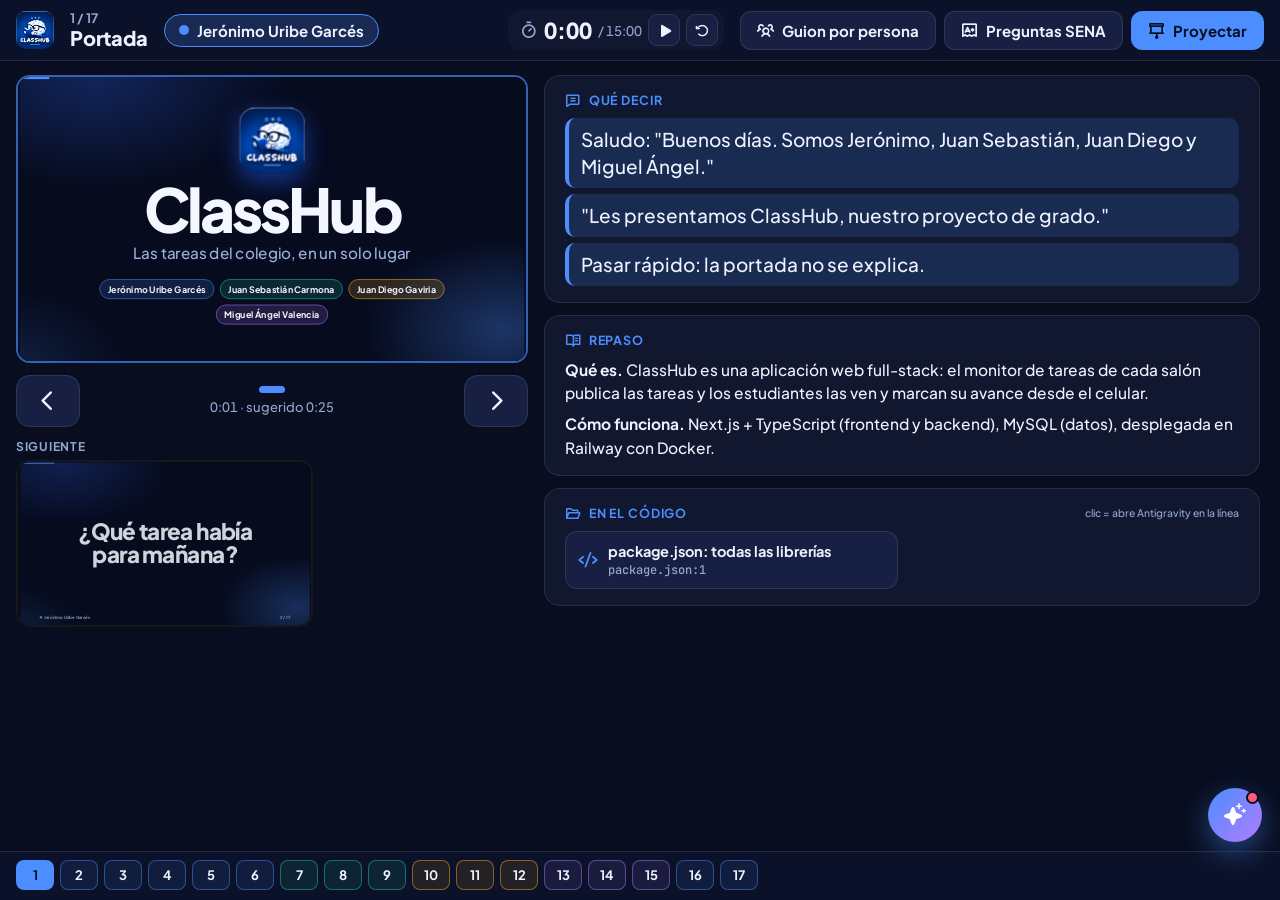
<file: index.html>
<!doctype html>
<html lang="es">
<head>
  <meta charset="utf-8">
  <meta name="viewport" content="width=device-width, initial-scale=1">
  <title>ClassHub · Presentador</title>
  <meta name="theme-color" content="#0A1024">
  <link rel="icon" href="img/logo.png">
  <link rel="stylesheet" href="vendor/ph/bold.css">
  <link rel="stylesheet" href="vendor/ph/fill.css">
  <link rel="stylesheet" href="presentador.css">
</head>
<body>
  <header class="barra">
    <img src="img/logo.png" alt="" class="marca">
    <div class="donde"><b id="numero">1 / 17</b><span id="titulo">Portada</span></div>
    <span id="quien" class="quien"></span>
    <div class="reloj" title="Tiempo total de la exposición (15 min)">
      <i class="ph-bold ph-timer"></i><b id="total">00:00</b><small>/ 15:00</small>
      <button id="reloj-btn" class="mini-btn" title="Iniciar o pausar"><i class="ph-fill ph-play"></i></button>
      <button id="reloj-cero" class="mini-btn" title="Reiniciar"><i class="ph-bold ph-arrow-counter-clockwise"></i></button>
    </div>
    <div class="acciones">
      <a class="btn" href="guion.html" target="_blank" rel="noopener"><i class="ph-bold ph-users-three"></i>Guion por persona</a>
      <button id="btn-sena" class="btn"><i class="ph-bold ph-exam"></i>Preguntas SENA</button>
      <button id="btn-proyectar" class="btn primario"><i class="ph-bold ph-projector-screen"></i>Proyectar</button>
    </div>
  </header>

  <main class="cuerpo">
    <section class="izq">
      <div class="marco actual"><iframe id="vista" src="publico.html?mini=1" title="Lo que ve el público" tabindex="-1"></iframe></div>
      <div class="controles">
        <button id="atras" class="nav" aria-label="Anterior"><i class="ph-bold ph-caret-left"></i></button>
        <div class="pasos-info"><div id="puntos" class="puntos"></div><small id="tiempo-diapo">0:00 · sugerido 0:45</small></div>
        <button id="adelante" class="nav" aria-label="Siguiente"><i class="ph-bold ph-caret-right"></i></button>
      </div>
      <div class="siguiente-box"><small>Siguiente</small><div class="marco sig"><iframe id="sig" title="Siguiente diapositiva" tabindex="-1"></iframe></div></div>
    </section>

    <section class="der" id="notas"></section>
  </main>

  <nav id="tira" class="tira" aria-label="Diapositivas"></nav>

  <!-- Panel de las preguntas oficiales del SENA -->
  <aside id="sena" class="cajon" hidden>
    <div class="cajon-cab"><h2><i class="ph-bold ph-exam"></i>Preguntas de la profe</h2><button class="mini-btn" data-cerrar aria-label="Cerrar"><i class="ph-bold ph-x"></i></button></div>
    <div id="sena-lista" class="cajon-cuerpo"></div>
  </aside>

  <!-- Asistente de IA (solo en esta pantalla) -->
  <button id="ia-btn" class="ia-btn" title="Asistente (tecla /)"><i class="ph-fill ph-sparkle"></i><span id="ia-punto" class="punto-estado"></span></button>
  <aside id="ia" class="ia" hidden>
    <div class="ia-cab"><b><i class="ph-fill ph-sparkle"></i>Asistente ClassHub</b><small id="ia-estado">conectando…</small><button class="mini-btn" data-cerrar-ia aria-label="Cerrar"><i class="ph-bold ph-x"></i></button></div>
    <div id="ia-chat" class="ia-chat">
      <div class="ia-sugerencias">
        <button>¿Dónde se crea una tarea?</button>
        <button>Diferencia entre API y HTTPS en ClassHub</button>
        <button>¿Qué pasa si borro httpOnly en lib/auth.ts?</button>
      </div>
    </div>
    <form id="ia-form" class="ia-form"><input id="ia-q" autocomplete="off" placeholder="Pregunta rápido…"><button aria-label="Preguntar"><i class="ph-fill ph-paper-plane-right"></i></button></form>
  </aside>

  <script src="contenido.js"></script>
  <script src="motor.js"></script>
  <script src="presentador.js"></script>
</body>
</html>
</file>
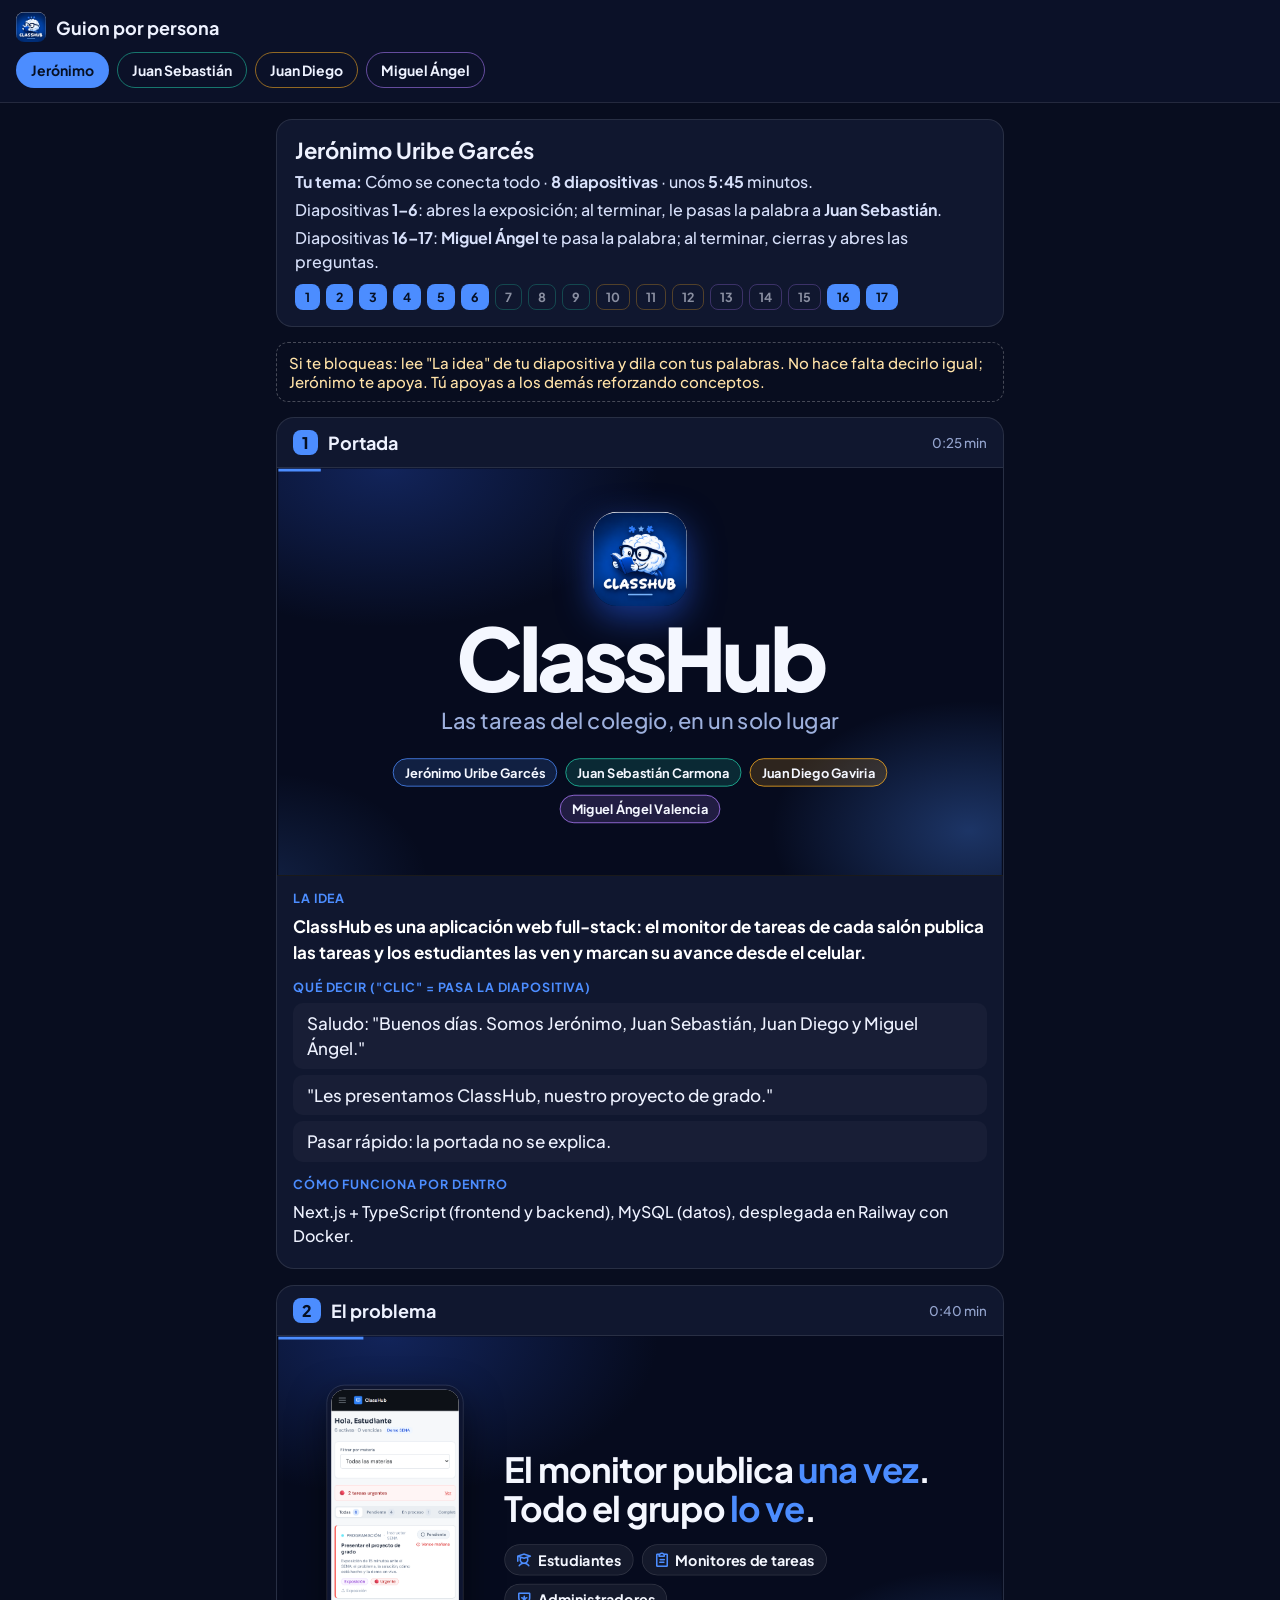
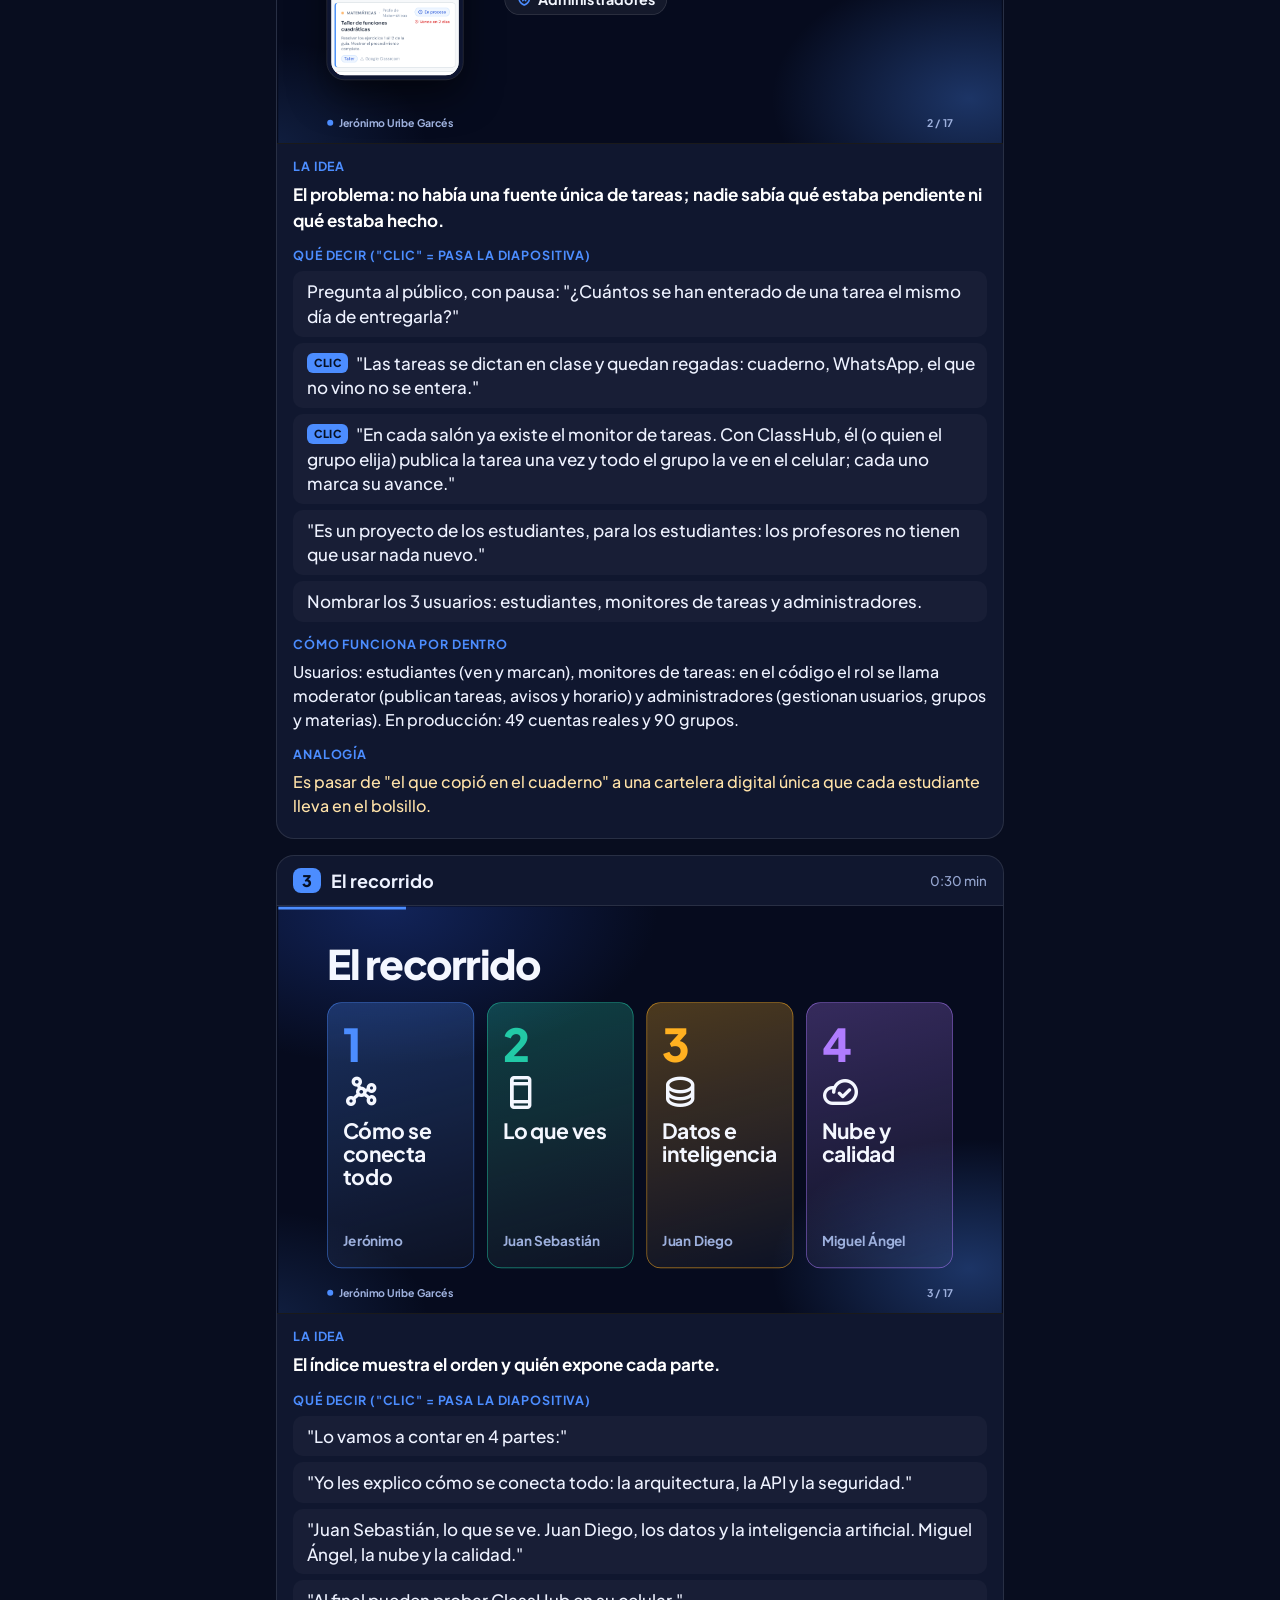
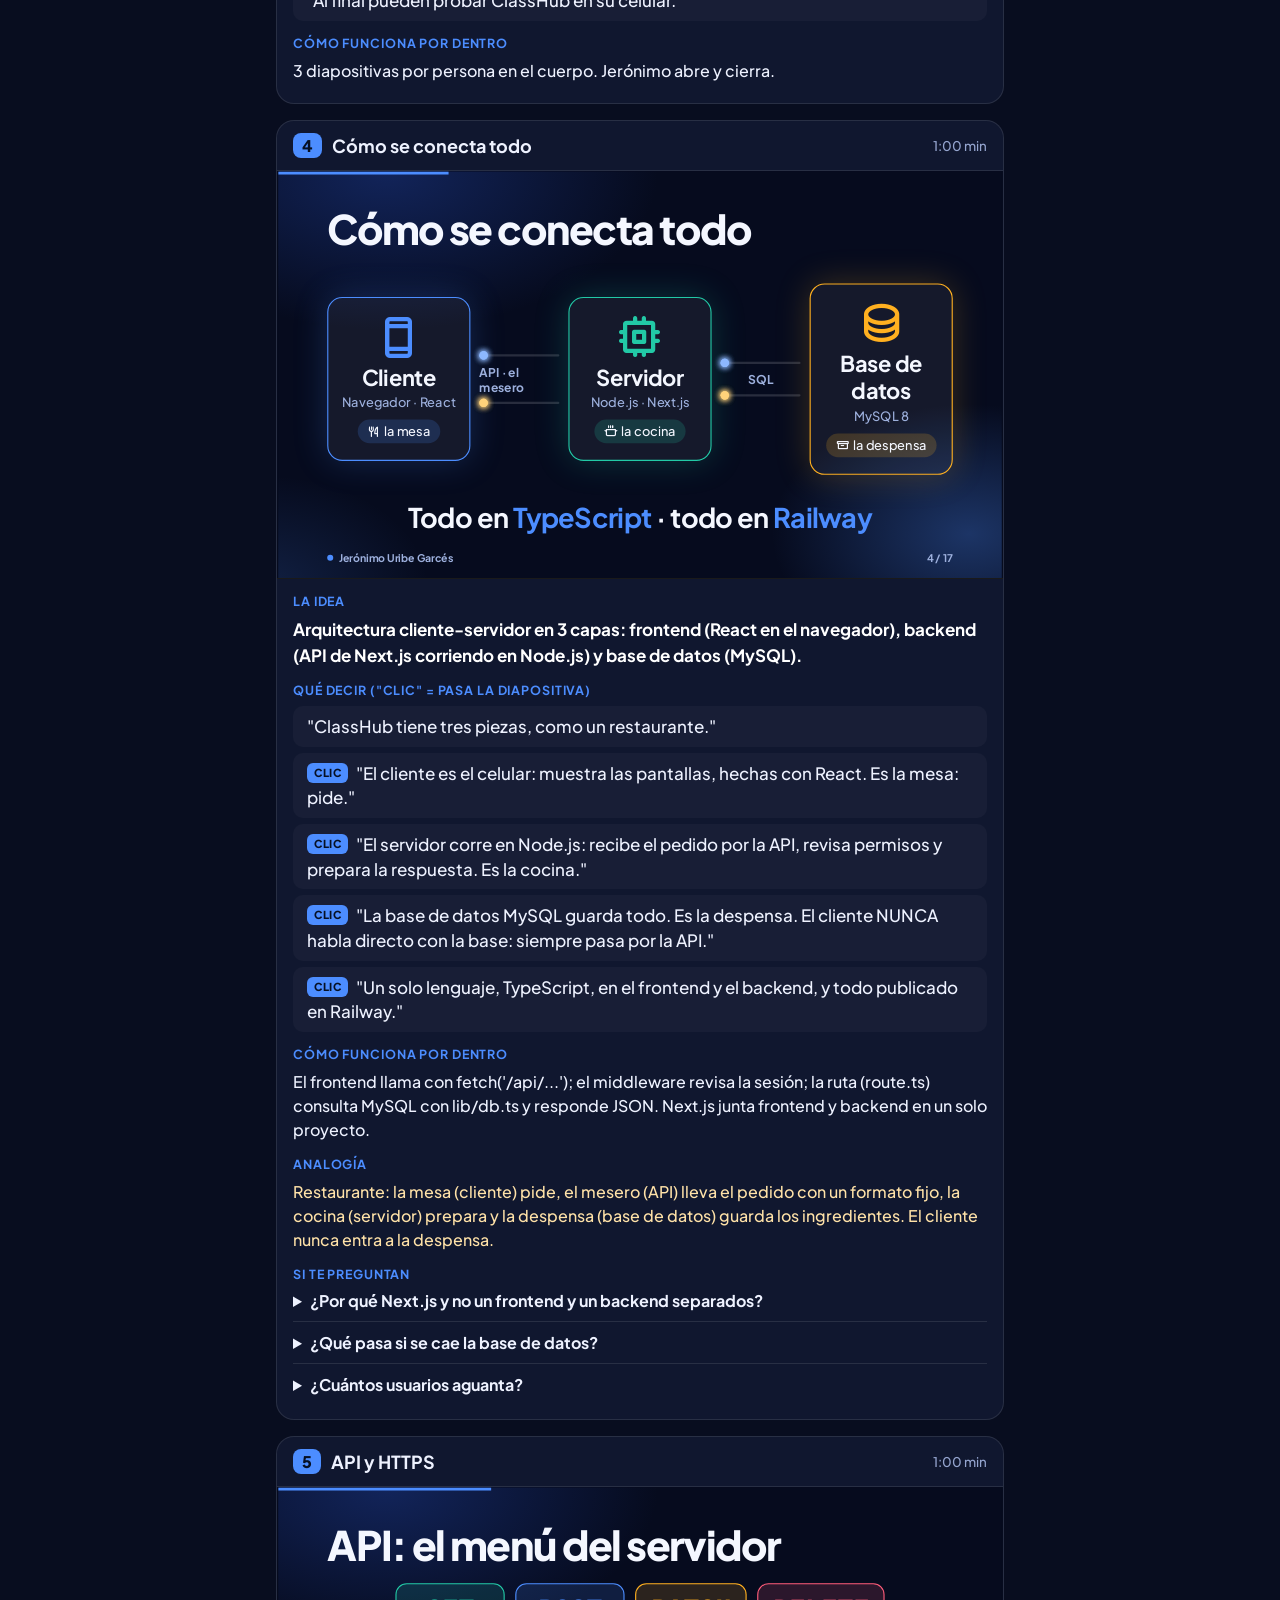
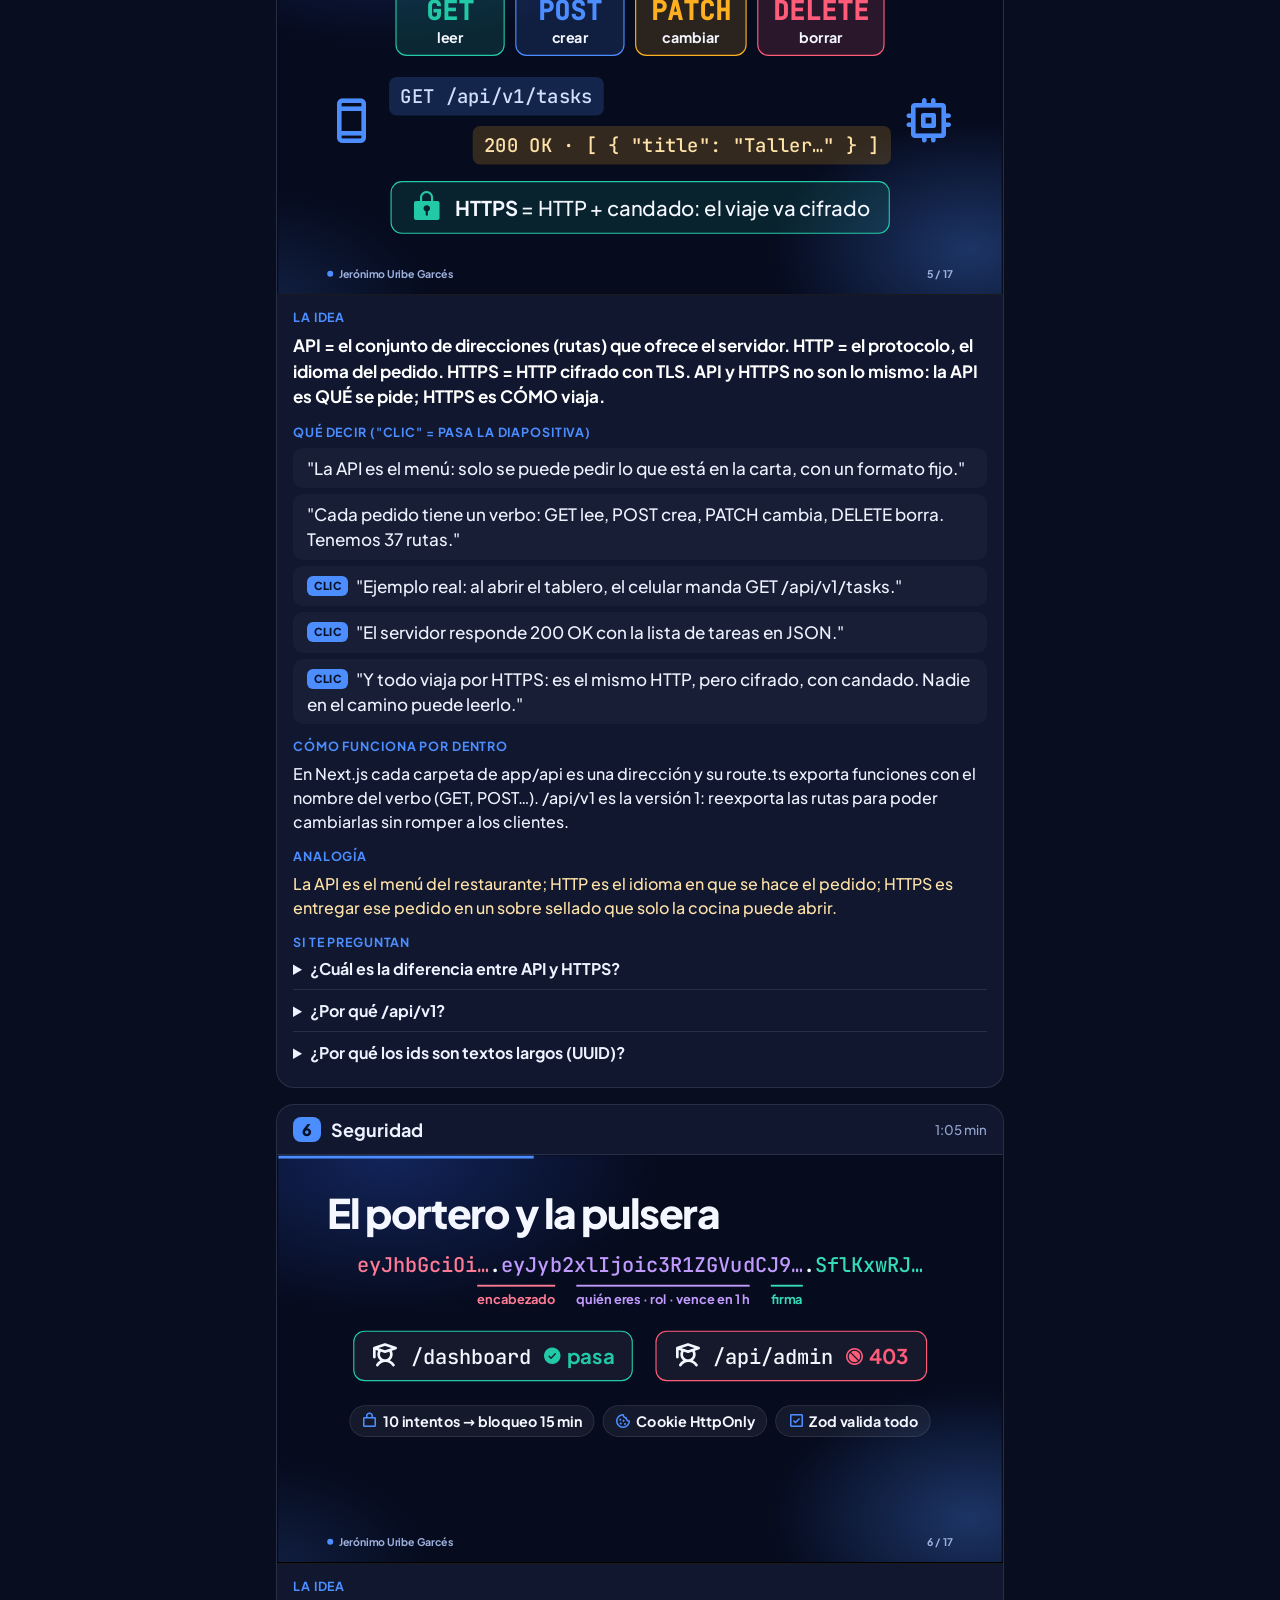
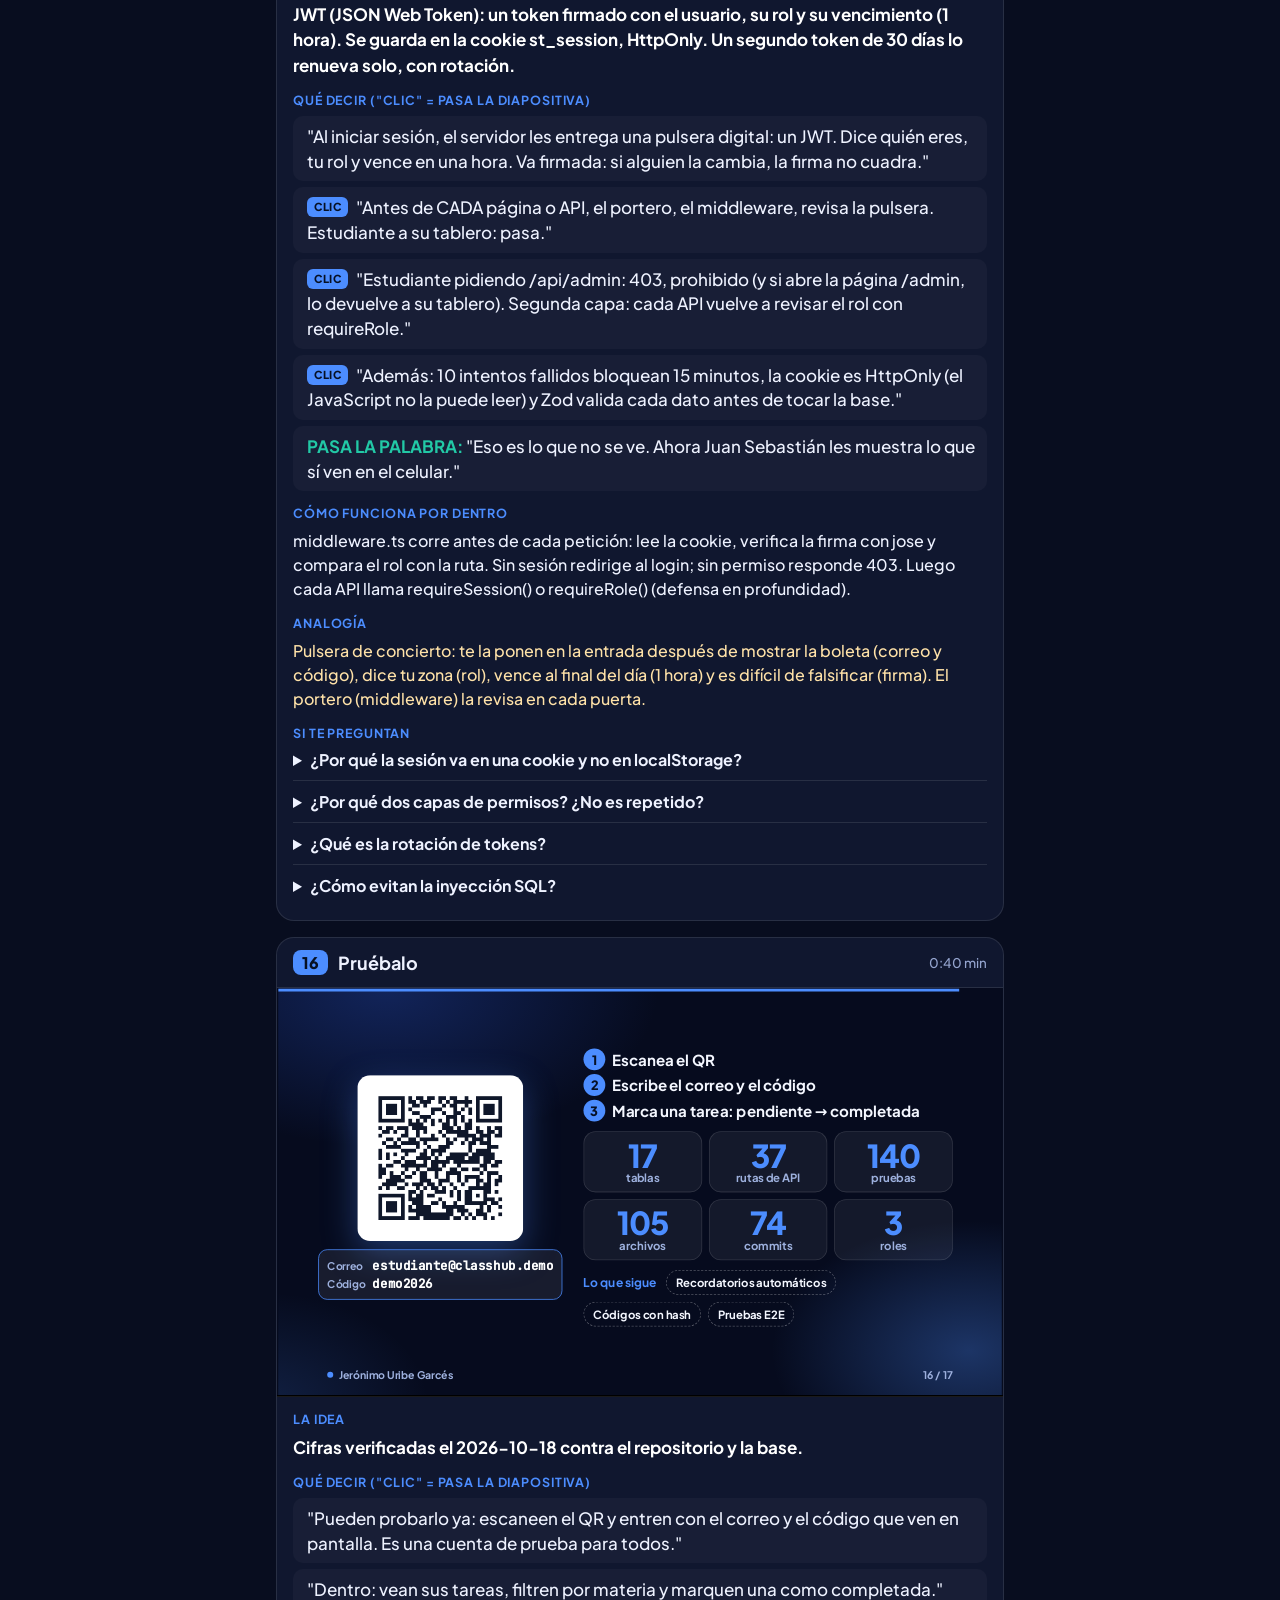
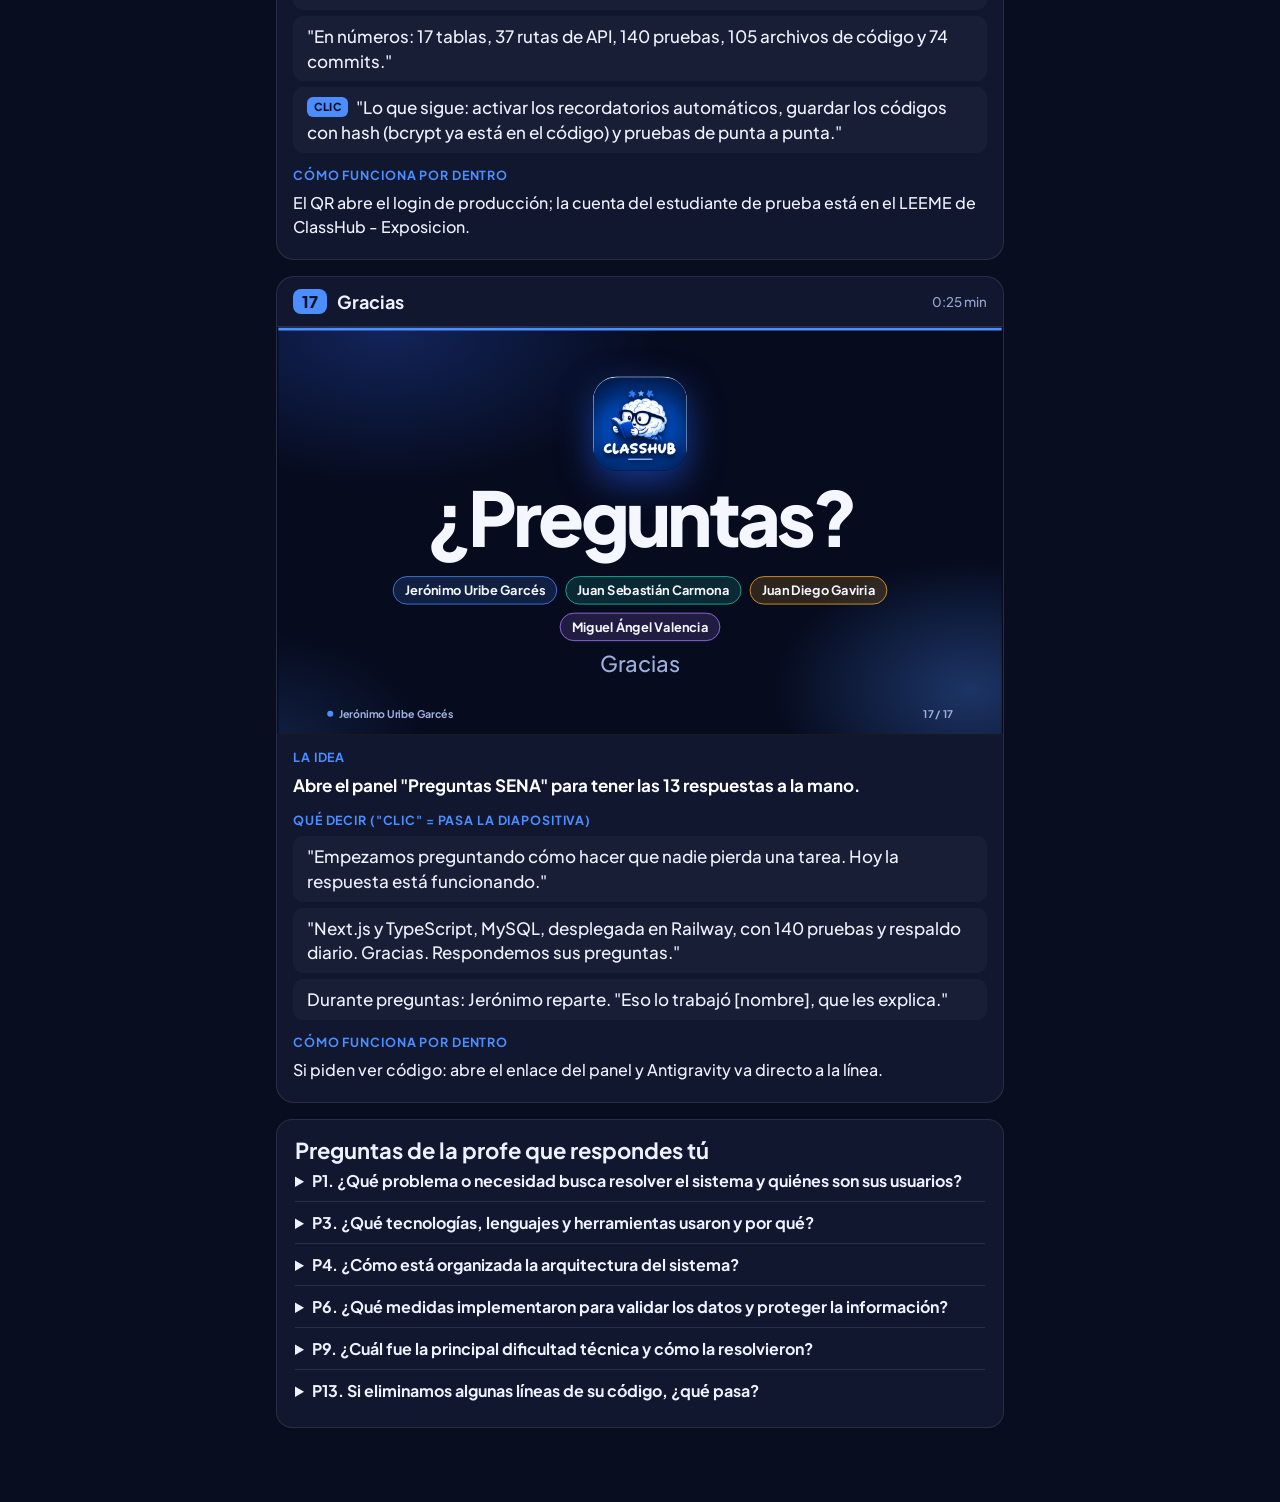
<file: guion.html>
<!doctype html>
<html lang="es">
<head>
  <meta charset="utf-8">
  <meta name="viewport" content="width=device-width, initial-scale=1">
  <title>ClassHub · Guion por persona</title>
  <meta name="theme-color" content="#080D1F">
  <link rel="icon" href="img/logo.png">
  <link rel="stylesheet" href="vendor/ph/bold.css">
  <link rel="stylesheet" href="vendor/ph/fill.css">
  <link rel="stylesheet" href="presentador.css">
  <style>
    body.guion { display: block; overflow: auto; height: auto; }
    .g-cab { position: sticky; top: 0; z-index: 5; background: #0B1128; border-bottom: 1px solid var(--borde); padding: 12px 16px; }
    .g-cab h1 { margin: 0 0 10px; font-size: 18px; display: flex; align-items: center; gap: 10px; }
    .g-cab h1 img { width: 30px; height: 30px; border-radius: 8px; }
    .personas { display: flex; gap: 8px; overflow-x: auto; padding-bottom: 2px; }
    .personas a { flex: none; text-decoration: none; padding: 8px 14px; border-radius: 999px; border: 1px solid color-mix(in srgb, var(--p) 55%, transparent); font-weight: 700; font-size: 14px; }
    .personas a.activa { background: var(--p); color: #061024; }
    .g-cuerpo { max-width: 760px; margin: 0 auto; padding: 16px 16px 60px; }
    .resumen { background: var(--panel); border: 1px solid var(--borde); border-radius: 16px; padding: 16px 18px; margin-bottom: 14px; }
    .resumen h2 { margin: 0 0 6px; font-size: 22px; }
    .resumen p { margin: 4px 0; color: #D7E0FA; line-height: 1.5; }
    .orden { display: flex; flex-wrap: wrap; gap: 6px; margin-top: 10px; }
    .orden span { font-size: 12.5px; font-weight: 700; padding: 4px 9px; border-radius: 8px; border: 1px solid color-mix(in srgb, var(--p) 50%, transparent); opacity: 0.55; }
    .orden span.mia { background: var(--p); color: #061024; opacity: 1; }
    .diapo { background: var(--panel); border: 1px solid var(--borde); border-radius: 18px; margin-bottom: 16px; overflow: hidden; }
    .diapo-cab { display: flex; align-items: center; gap: 10px; padding: 12px 16px; border-bottom: 1px solid var(--borde); }
    .diapo-cab .n { font-weight: 800; background: var(--p); color: #061024; border-radius: 8px; padding: 2px 9px; }
    .diapo-cab b { font-size: 18px; }
    .diapo-cab small { margin-left: auto; color: var(--suave); white-space: nowrap; }
    .diapo .marco { border-radius: 0; border: 0; border-bottom: 1px solid var(--borde); }
    .diapo .dentro { padding: 14px 16px; }
    .diapo h3 { margin: 14px 0 8px; font-size: 12.5px; text-transform: uppercase; letter-spacing: 0.07em; color: var(--p); }
    .diapo h3:first-child { margin-top: 0; }
    .diapo ol { margin: 0; padding: 0; list-style: none; display: flex; flex-direction: column; gap: 6px; }
    .diapo li { font-size: 17px; line-height: 1.45; padding: 8px 10px; border-radius: 10px; background: rgba(255,255,255,.03); }
    .diapo p { margin: 0 0 6px; line-height: 1.5; }
    .idea { font-size: 17px; font-weight: 600; color: #fff; }
    .tip { border: 1px dashed rgba(255,255,255,.25); border-radius: 12px; padding: 10px 12px; color: #FFE2A8; font-size: 15px; }
  </style>
</head>
<body class="guion">
  <header class="g-cab">
    <h1><img src="img/logo.png" alt="">Guion por persona</h1>
    <nav id="personas" class="personas"></nav>
  </header>
  <main id="cuerpo" class="g-cuerpo"></main>
  <script src="contenido.js"></script>
  <script>
    (() => {
      const E = window.EXPO;
      const esc = s => String(s ?? '').replace(/[&<>"']/g, c => ({ '&': '&amp;', '<': '&lt;', '>': '&gt;', '"': '&quot;', "'": '&#39;' }[c]));
      const mmss = s => `${Math.floor(s / 60)}:${String(s % 60).padStart(2, '0')}`;
      const linea = t => {
        const clic = t.startsWith('[→]');
        let x = esc(clic ? t.slice(3).trim() : t)
          .replace(/^OJO:/, '<b class="ojo">OJO:</b>')
          .replace(/^PASE:/, '<b class="pase">PASA LA PALABRA:</b>');
        return `<li>${clic ? '<span class="clic">clic</span>' : ''}${x}</li>`;
      };

      // Agrupa diapositivas seguidas: [0,1,2,3,4,5,15,16] → [[0..5],[15,16]]
      const tramos = mias => mias.reduce((acc, { n }) => {
        const ult = acc[acc.length - 1];
        if (ult && ult[ult.length - 1] === n - 1) ult.push(n); else acc.push([n]);
        return acc;
      }, []);

      function pintar() {
        const i = Math.max(0, Math.min(3, Number(location.hash.slice(1)) || 0));
        const p = E.equipo[i];
        document.documentElement.style.setProperty('--p', p.color);
        document.getElementById('personas').innerHTML = E.equipo.map((x, k) =>
          `<a href="#${k}" style="--p:${x.color}" class="${k === i ? 'activa' : ''}">${esc(x.corto)}</a>`).join('');

        const mias = E.slides.map((s, n) => ({ s, n })).filter(o => o.s.quien === i);
        const total = mias.reduce((a, o) => a + o.s.seg, 0);
        const sena = E.sena.filter(q => q.quien === i);

        document.getElementById('cuerpo').innerHTML = `
          <section class="resumen" style="--p:${p.color}">
            <h2>${esc(p.n)}</h2>
            <p><b>Tu tema:</b> ${esc(p.tema)} · <b>${mias.length} diapositivas</b> · unos <b>${mmss(total)}</b> minutos.</p>
            ${tramos(mias).map(t => {
              const de = E.slides[t[0] - 1], a = E.slides[t[t.length - 1] + 1];
              const rango = t.length > 1 ? `Diapositivas <b>${t[0] + 1}–${t[t.length - 1] + 1}</b>` : `Diapositiva <b>${t[0] + 1}</b>`;
              const inicio = de ? `<b>${esc(E.equipo[de.quien].corto)}</b> te pasa la palabra` : 'abres la exposición';
              const fin = a ? `le pasas la palabra a <b>${esc(E.equipo[a.quien].corto)}</b>` : 'cierras y abres las preguntas';
              return `<p>${rango}: ${inicio}; al terminar, ${fin}.</p>`;
            }).join('')}
            <div class="orden">${E.slides.map((s, n) => `<span style="--p:${E.equipo[s.quien].color}" class="${s.quien === i ? 'mia' : ''}">${n + 1}</span>`).join('')}</div>
          </section>
          <p class="tip">Si te bloqueas: lee "La idea" de tu diapositiva y dila con tus palabras. No hace falta decirlo igual; Jerónimo te apoya.${i === 0 ? ' Tú apoyas a los demás reforzando conceptos.' : ''}</p>
          ${mias.map(({ s, n }) => `
            <article class="diapo" style="--p:${p.color}">
              <div class="diapo-cab"><span class="n">${n + 1}</span><b>${esc(s.titulo)}</b><small>${mmss(s.seg)} min</small></div>
              <div class="marco"><iframe loading="lazy" src="publico.html?fijo=${n}&paso=99" title="Diapositiva ${n + 1}" tabindex="-1"></iframe></div>
              <div class="dentro">
                ${s.repaso ? `<h3>La idea</h3><p class="idea">${esc(s.repaso.que)}</p>` : ''}
                <h3>Qué decir ("clic" = pasa la diapositiva)</h3><ol>${s.guion.map(linea).join('')}</ol>
                ${s.repaso ? `<h3>Cómo funciona por dentro</h3><p>${esc(s.repaso.como)}</p>` : ''}
                ${s.analogia ? `<h3>Analogía</h3><p style="color:#FFE2A8">${esc(s.analogia)}</p>` : ''}
                ${s.preguntas.length ? `<h3>Si te preguntan</h3>${s.preguntas.map(q => `<details><summary>${esc(q.p)}</summary><p>${esc(q.r)}</p></details>`).join('')}` : ''}
              </div>
            </article>`).join('')}
          ${sena.length ? `<section class="resumen" style="--p:${p.color}"><h2>Preguntas de la profe que respondes tú</h2>
            ${sena.map(q => `<details><summary>P${q.id}. ${esc(q.p)}</summary><p>${esc(q.r)}</p></details>`).join('')}</section>` : ''}`;
        scrollTo(0, 0);
      }
      addEventListener('hashchange', pintar);
      pintar();
    })();
  </script>
</body>
</html>
</file>
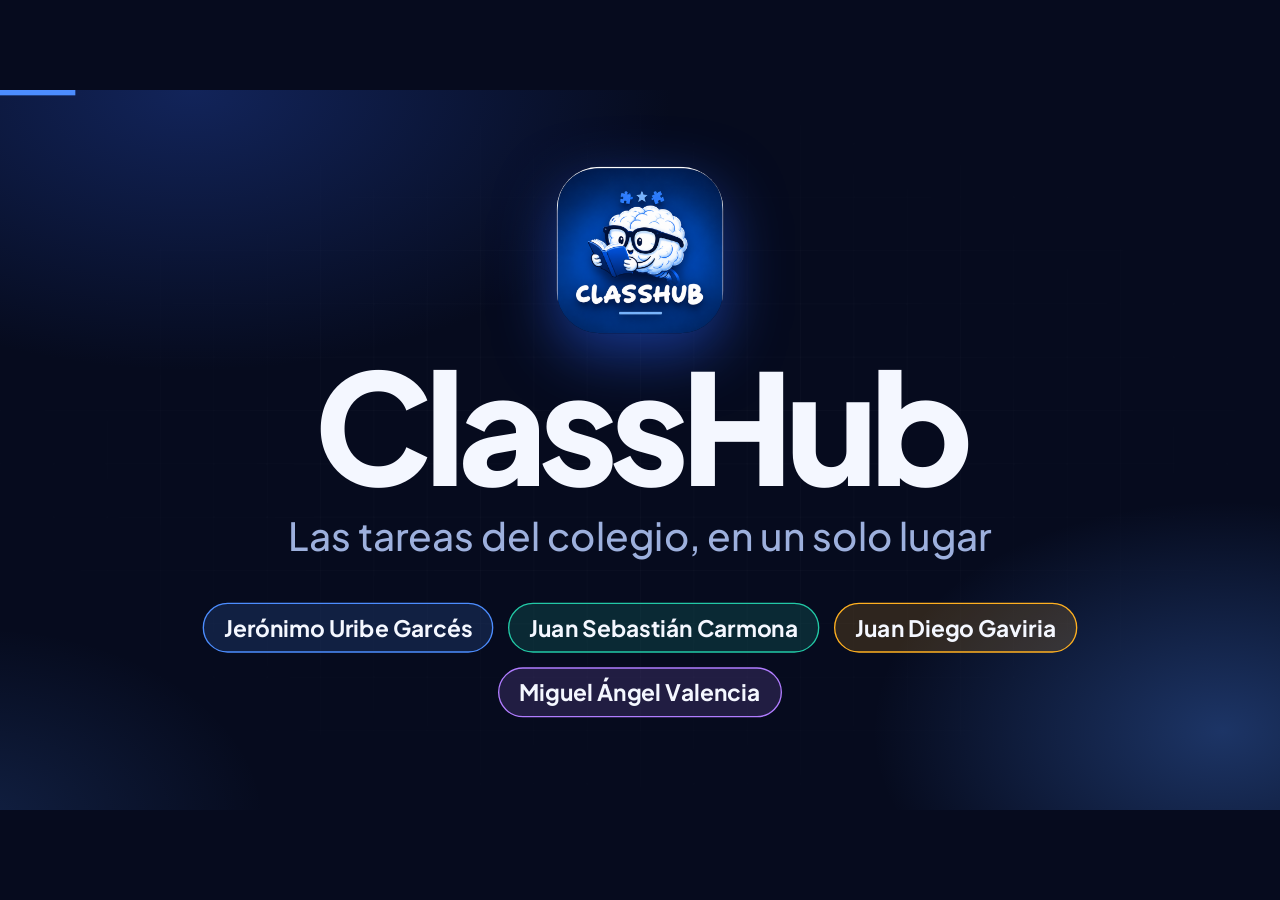
<file: publico.html>
<!doctype html>
<html lang="es">
<head>
  <meta charset="utf-8">
  <meta name="viewport" content="width=device-width, initial-scale=1">
  <title>ClassHub · Proyección</title>
  <meta name="theme-color" content="#060B1E">
  <link rel="icon" href="img/logo.png">
  <link rel="stylesheet" href="vendor/ph/bold.css">
  <link rel="stylesheet" href="vendor/ph/fill.css">
  <link rel="stylesheet" href="publico.css">
</head>
<body>
  <div id="escenario"><div id="lienzo"></div><div id="pie"></div><div id="barra"></div></div>
  <div id="negro" hidden></div>
  <script src="contenido.js"></script>
  <script src="motor.js"></script>
  <script src="publico.js"></script>
</body>
</html>
</file>
<file: vendor/ph/bold.css>
@font-face {
  font-family: "Phosphor-Bold";
  src: url("./Phosphor-Bold.woff2") format("woff2");
  font-weight: normal;
  font-style: normal;
  font-display: block;
}

.ph-bold {
  /* use !important to prevent issues with browser extensions that change fonts */
  font-family: "Phosphor-Bold" !important;
  speak: never;
  font-style: normal;
  font-weight: normal;
  font-variant: normal;
  text-transform: none;
  line-height: 1;

  /* Enable Ligatures ================ */
  letter-spacing: 0;
  -webkit-font-feature-settings: "liga";
  -moz-font-feature-settings: "liga=1";
  -moz-font-feature-settings: "liga";
  -ms-font-feature-settings: "liga" 1;
  font-feature-settings: "liga";
  -webkit-font-variant-ligatures: discretionary-ligatures;
  font-variant-ligatures: discretionary-ligatures;

  /* Better Font Rendering =========== */
  -webkit-font-smoothing: antialiased;
  -moz-osx-font-smoothing: grayscale;
}

.ph-bold.ph-acorn:before {
  content: "\eb9a";
}
.ph-bold.ph-address-book:before {
  content: "\e6f8";
}
.ph-bold.ph-address-book-tabs:before {
  content: "\ee4e";
}
.ph-bold.ph-air-traffic-control:before {
  content: "\ecd8";
}
.ph-bold.ph-airplane:before {
  content: "\e002";
}
.ph-bold.ph-airplane-in-flight:before {
  content: "\e4fe";
}
.ph-bold.ph-airplane-landing:before {
  content: "\e502";
}
.ph-bold.ph-airplane-takeoff:before {
  content: "\e504";
}
.ph-bold.ph-airplane-taxiing:before {
  content: "\e500";
}
.ph-bold.ph-airplane-tilt:before {
  content: "\e5d6";
}
.ph-bold.ph-airplay:before {
  content: "\e004";
}
.ph-bold.ph-alarm:before {
  content: "\e006";
}
.ph-bold.ph-alien:before {
  content: "\e8a6";
}
.ph-bold.ph-align-bottom:before {
  content: "\e506";
}
.ph-bold.ph-align-bottom-simple:before {
  content: "\eb0c";
}
.ph-bold.ph-align-center-horizontal:before {
  content: "\e50a";
}
.ph-bold.ph-align-center-horizontal-simple:before {
  content: "\eb0e";
}
.ph-bold.ph-align-center-vertical:before {
  content: "\e50c";
}
.ph-bold.ph-align-center-vertical-simple:before {
  content: "\eb10";
}
.ph-bold.ph-align-left:before {
  content: "\e50e";
}
.ph-bold.ph-align-left-simple:before {
  content: "\eaee";
}
.ph-bold.ph-align-right:before {
  content: "\e510";
}
.ph-bold.ph-align-right-simple:before {
  content: "\eb12";
}
.ph-bold.ph-align-top:before {
  content: "\e512";
}
.ph-bold.ph-align-top-simple:before {
  content: "\eb14";
}
.ph-bold.ph-amazon-logo:before {
  content: "\e96c";
}
.ph-bold.ph-ambulance:before {
  content: "\e572";
}
.ph-bold.ph-anchor:before {
  content: "\e514";
}
.ph-bold.ph-anchor-simple:before {
  content: "\e5d8";
}
.ph-bold.ph-android-logo:before {
  content: "\e008";
}
.ph-bold.ph-angle:before {
  content: "\e7bc";
}
.ph-bold.ph-angular-logo:before {
  content: "\eb80";
}
.ph-bold.ph-aperture:before {
  content: "\e00a";
}
.ph-bold.ph-app-store-logo:before {
  content: "\e974";
}
.ph-bold.ph-app-window:before {
  content: "\e5da";
}
.ph-bold.ph-apple-logo:before {
  content: "\e516";
}
.ph-bold.ph-apple-podcasts-logo:before {
  content: "\eb96";
}
.ph-bold.ph-approximate-equals:before {
  content: "\edaa";
}
.ph-bold.ph-archive:before {
  content: "\e00c";
}
.ph-bold.ph-armchair:before {
  content: "\e012";
}
.ph-bold.ph-arrow-arc-left:before {
  content: "\e014";
}
.ph-bold.ph-arrow-arc-right:before {
  content: "\e016";
}
.ph-bold.ph-arrow-bend-double-up-left:before {
  content: "\e03a";
}
.ph-bold.ph-arrow-bend-double-up-right:before {
  content: "\e03c";
}
.ph-bold.ph-arrow-bend-down-left:before {
  content: "\e018";
}
.ph-bold.ph-arrow-bend-down-right:before {
  content: "\e01a";
}
.ph-bold.ph-arrow-bend-left-down:before {
  content: "\e01c";
}
.ph-bold.ph-arrow-bend-left-up:before {
  content: "\e01e";
}
.ph-bold.ph-arrow-bend-right-down:before {
  content: "\e020";
}
.ph-bold.ph-arrow-bend-right-up:before {
  content: "\e022";
}
.ph-bold.ph-arrow-bend-up-left:before {
  content: "\e024";
}
.ph-bold.ph-arrow-bend-up-right:before {
  content: "\e026";
}
.ph-bold.ph-arrow-circle-down:before {
  content: "\e028";
}
.ph-bold.ph-arrow-circle-down-left:before {
  content: "\e02a";
}
.ph-bold.ph-arrow-circle-down-right:before {
  content: "\e02c";
}
.ph-bold.ph-arrow-circle-left:before {
  content: "\e05a";
}
.ph-bold.ph-arrow-circle-right:before {
  content: "\e02e";
}
.ph-bold.ph-arrow-circle-up:before {
  content: "\e030";
}
.ph-bold.ph-arrow-circle-up-left:before {
  content: "\e032";
}
.ph-bold.ph-arrow-circle-up-right:before {
  content: "\e034";
}
.ph-bold.ph-arrow-clockwise:before {
  content: "\e036";
}
.ph-bold.ph-arrow-counter-clockwise:before {
  content: "\e038";
}
.ph-bold.ph-arrow-down:before {
  content: "\e03e";
}
.ph-bold.ph-arrow-down-left:before {
  content: "\e040";
}
.ph-bold.ph-arrow-down-right:before {
  content: "\e042";
}
.ph-bold.ph-arrow-elbow-down-left:before {
  content: "\e044";
}
.ph-bold.ph-arrow-elbow-down-right:before {
  content: "\e046";
}
.ph-bold.ph-arrow-elbow-left:before {
  content: "\e048";
}
.ph-bold.ph-arrow-elbow-left-down:before {
  content: "\e04a";
}
.ph-bold.ph-arrow-elbow-left-up:before {
  content: "\e04c";
}
.ph-bold.ph-arrow-elbow-right:before {
  content: "\e04e";
}
.ph-bold.ph-arrow-elbow-right-down:before {
  content: "\e050";
}
.ph-bold.ph-arrow-elbow-right-up:before {
  content: "\e052";
}
.ph-bold.ph-arrow-elbow-up-left:before {
  content: "\e054";
}
.ph-bold.ph-arrow-elbow-up-right:before {
  content: "\e056";
}
.ph-bold.ph-arrow-fat-down:before {
  content: "\e518";
}
.ph-bold.ph-arrow-fat-left:before {
  content: "\e51a";
}
.ph-bold.ph-arrow-fat-line-down:before {
  content: "\e51c";
}
.ph-bold.ph-arrow-fat-line-left:before {
  content: "\e51e";
}
.ph-bold.ph-arrow-fat-line-right:before {
  content: "\e520";
}
.ph-bold.ph-arrow-fat-line-up:before {
  content: "\e522";
}
.ph-bold.ph-arrow-fat-lines-down:before {
  content: "\e524";
}
.ph-bold.ph-arrow-fat-lines-left:before {
  content: "\e526";
}
.ph-bold.ph-arrow-fat-lines-right:before {
  content: "\e528";
}
.ph-bold.ph-arrow-fat-lines-up:before {
  content: "\e52a";
}
.ph-bold.ph-arrow-fat-right:before {
  content: "\e52c";
}
.ph-bold.ph-arrow-fat-up:before {
  content: "\e52e";
}
.ph-bold.ph-arrow-left:before {
  content: "\e058";
}
.ph-bold.ph-arrow-line-down:before {
  content: "\e05c";
}
.ph-bold.ph-arrow-line-down-left:before {
  content: "\e05e";
}
.ph-bold.ph-arrow-line-down-right:before {
  content: "\e060";
}
.ph-bold.ph-arrow-line-left:before {
  content: "\e062";
}
.ph-bold.ph-arrow-line-right:before {
  content: "\e064";
}
.ph-bold.ph-arrow-line-up:before {
  content: "\e066";
}
.ph-bold.ph-arrow-line-up-left:before {
  content: "\e068";
}
.ph-bold.ph-arrow-line-up-right:before {
  content: "\e06a";
}
.ph-bold.ph-arrow-right:before {
  content: "\e06c";
}
.ph-bold.ph-arrow-square-down:before {
  content: "\e06e";
}
.ph-bold.ph-arrow-square-down-left:before {
  content: "\e070";
}
.ph-bold.ph-arrow-square-down-right:before {
  content: "\e072";
}
.ph-bold.ph-arrow-square-in:before {
  content: "\e5dc";
}
.ph-bold.ph-arrow-square-left:before {
  content: "\e074";
}
.ph-bold.ph-arrow-square-out:before {
  content: "\e5de";
}
.ph-bold.ph-arrow-square-right:before {
  content: "\e076";
}
.ph-bold.ph-arrow-square-up:before {
  content: "\e078";
}
.ph-bold.ph-arrow-square-up-left:before {
  content: "\e07a";
}
.ph-bold.ph-arrow-square-up-right:before {
  content: "\e07c";
}
.ph-bold.ph-arrow-u-down-left:before {
  content: "\e07e";
}
.ph-bold.ph-arrow-u-down-right:before {
  content: "\e080";
}
.ph-bold.ph-arrow-u-left-down:before {
  content: "\e082";
}
.ph-bold.ph-arrow-u-left-up:before {
  content: "\e084";
}
.ph-bold.ph-arrow-u-right-down:before {
  content: "\e086";
}
.ph-bold.ph-arrow-u-right-up:before {
  content: "\e088";
}
.ph-bold.ph-arrow-u-up-left:before {
  content: "\e08a";
}
.ph-bold.ph-arrow-u-up-right:before {
  content: "\e08c";
}
.ph-bold.ph-arrow-up:before {
  content: "\e08e";
}
.ph-bold.ph-arrow-up-left:before {
  content: "\e090";
}
.ph-bold.ph-arrow-up-right:before {
  content: "\e092";
}
.ph-bold.ph-arrows-clockwise:before {
  content: "\e094";
}
.ph-bold.ph-arrows-counter-clockwise:before {
  content: "\e096";
}
.ph-bold.ph-arrows-down-up:before {
  content: "\e098";
}
.ph-bold.ph-arrows-horizontal:before {
  content: "\eb06";
}
.ph-bold.ph-arrows-in:before {
  content: "\e09a";
}
.ph-bold.ph-arrows-in-cardinal:before {
  content: "\e09c";
}
.ph-bold.ph-arrows-in-line-horizontal:before {
  content: "\e530";
}
.ph-bold.ph-arrows-in-line-vertical:before {
  content: "\e532";
}
.ph-bold.ph-arrows-in-simple:before {
  content: "\e09e";
}
.ph-bold.ph-arrows-left-right:before {
  content: "\e0a0";
}
.ph-bold.ph-arrows-merge:before {
  content: "\ed3e";
}
.ph-bold.ph-arrows-out:before {
  content: "\e0a2";
}
.ph-bold.ph-arrows-out-cardinal:before {
  content: "\e0a4";
}
.ph-bold.ph-arrows-out-line-horizontal:before {
  content: "\e534";
}
.ph-bold.ph-arrows-out-line-vertical:before {
  content: "\e536";
}
.ph-bold.ph-arrows-out-simple:before {
  content: "\e0a6";
}
.ph-bold.ph-arrows-split:before {
  content: "\ed3c";
}
.ph-bold.ph-arrows-vertical:before {
  content: "\eb04";
}
.ph-bold.ph-article:before {
  content: "\e0a8";
}
.ph-bold.ph-article-medium:before {
  content: "\e5e0";
}
.ph-bold.ph-article-ny-times:before {
  content: "\e5e2";
}
.ph-bold.ph-asclepius:before {
  content: "\ee34";
}
.ph-bold.ph-caduceus:before {
  content: "\ee34";
}
.ph-bold.ph-asterisk:before {
  content: "\e0aa";
}
.ph-bold.ph-asterisk-simple:before {
  content: "\e832";
}
.ph-bold.ph-at:before {
  content: "\e0ac";
}
.ph-bold.ph-atom:before {
  content: "\e5e4";
}
.ph-bold.ph-avocado:before {
  content: "\ee04";
}
.ph-bold.ph-axe:before {
  content: "\e9fc";
}
.ph-bold.ph-baby:before {
  content: "\e774";
}
.ph-bold.ph-baby-carriage:before {
  content: "\e818";
}
.ph-bold.ph-backpack:before {
  content: "\e922";
}
.ph-bold.ph-backspace:before {
  content: "\e0ae";
}
.ph-bold.ph-bag:before {
  content: "\e0b0";
}
.ph-bold.ph-bag-simple:before {
  content: "\e5e6";
}
.ph-bold.ph-balloon:before {
  content: "\e76c";
}
.ph-bold.ph-bandaids:before {
  content: "\e0b2";
}
.ph-bold.ph-bank:before {
  content: "\e0b4";
}
.ph-bold.ph-barbell:before {
  content: "\e0b6";
}
.ph-bold.ph-barcode:before {
  content: "\e0b8";
}
.ph-bold.ph-barn:before {
  content: "\ec72";
}
.ph-bold.ph-barricade:before {
  content: "\e948";
}
.ph-bold.ph-baseball:before {
  content: "\e71a";
}
.ph-bold.ph-baseball-cap:before {
  content: "\ea28";
}
.ph-bold.ph-baseball-helmet:before {
  content: "\ee4a";
}
.ph-bold.ph-basket:before {
  content: "\e964";
}
.ph-bold.ph-basketball:before {
  content: "\e724";
}
.ph-bold.ph-bathtub:before {
  content: "\e81e";
}
.ph-bold.ph-battery-charging:before {
  content: "\e0ba";
}
.ph-bold.ph-battery-charging-vertical:before {
  content: "\e0bc";
}
.ph-bold.ph-battery-empty:before {
  content: "\e0be";
}
.ph-bold.ph-battery-full:before {
  content: "\e0c0";
}
.ph-bold.ph-battery-high:before {
  content: "\e0c2";
}
.ph-bold.ph-battery-low:before {
  content: "\e0c4";
}
.ph-bold.ph-battery-medium:before {
  content: "\e0c6";
}
.ph-bold.ph-battery-plus:before {
  content: "\e808";
}
.ph-bold.ph-battery-plus-vertical:before {
  content: "\ec50";
}
.ph-bold.ph-battery-vertical-empty:before {
  content: "\e7c6";
}
.ph-bold.ph-battery-vertical-full:before {
  content: "\e7c4";
}
.ph-bold.ph-battery-vertical-high:before {
  content: "\e7c2";
}
.ph-bold.ph-battery-vertical-low:before {
  content: "\e7be";
}
.ph-bold.ph-battery-vertical-medium:before {
  content: "\e7c0";
}
.ph-bold.ph-battery-warning:before {
  content: "\e0c8";
}
.ph-bold.ph-battery-warning-vertical:before {
  content: "\e0ca";
}
.ph-bold.ph-beach-ball:before {
  content: "\ed24";
}
.ph-bold.ph-beanie:before {
  content: "\ea2a";
}
.ph-bold.ph-bed:before {
  content: "\e0cc";
}
.ph-bold.ph-beer-bottle:before {
  content: "\e7b0";
}
.ph-bold.ph-beer-stein:before {
  content: "\eb62";
}
.ph-bold.ph-behance-logo:before {
  content: "\e7f4";
}
.ph-bold.ph-bell:before {
  content: "\e0ce";
}
.ph-bold.ph-bell-ringing:before {
  content: "\e5e8";
}
.ph-bold.ph-bell-simple:before {
  content: "\e0d0";
}
.ph-bold.ph-bell-simple-ringing:before {
  content: "\e5ea";
}
.ph-bold.ph-bell-simple-slash:before {
  content: "\e0d2";
}
.ph-bold.ph-bell-simple-z:before {
  content: "\e5ec";
}
.ph-bold.ph-bell-slash:before {
  content: "\e0d4";
}
.ph-bold.ph-bell-z:before {
  content: "\e5ee";
}
.ph-bold.ph-belt:before {
  content: "\ea2c";
}
.ph-bold.ph-bezier-curve:before {
  content: "\eb00";
}
.ph-bold.ph-bicycle:before {
  content: "\e0d6";
}
.ph-bold.ph-binary:before {
  content: "\ee60";
}
.ph-bold.ph-binoculars:before {
  content: "\ea64";
}
.ph-bold.ph-biohazard:before {
  content: "\e9e0";
}
.ph-bold.ph-bird:before {
  content: "\e72c";
}
.ph-bold.ph-blueprint:before {
  content: "\eda0";
}
.ph-bold.ph-bluetooth:before {
  content: "\e0da";
}
.ph-bold.ph-bluetooth-connected:before {
  content: "\e0dc";
}
.ph-bold.ph-bluetooth-slash:before {
  content: "\e0de";
}
.ph-bold.ph-bluetooth-x:before {
  content: "\e0e0";
}
.ph-bold.ph-boat:before {
  content: "\e786";
}
.ph-bold.ph-bomb:before {
  content: "\ee0a";
}
.ph-bold.ph-bone:before {
  content: "\e7f2";
}
.ph-bold.ph-book:before {
  content: "\e0e2";
}
.ph-bold.ph-book-bookmark:before {
  content: "\e0e4";
}
.ph-bold.ph-book-open:before {
  content: "\e0e6";
}
.ph-bold.ph-book-open-text:before {
  content: "\e8f2";
}
.ph-bold.ph-book-open-user:before {
  content: "\ede0";
}
.ph-bold.ph-bookmark:before {
  content: "\e0e8";
}
.ph-bold.ph-bookmark-simple:before {
  content: "\e0ea";
}
.ph-bold.ph-bookmarks:before {
  content: "\e0ec";
}
.ph-bold.ph-bookmarks-simple:before {
  content: "\e5f0";
}
.ph-bold.ph-books:before {
  content: "\e758";
}
.ph-bold.ph-boot:before {
  content: "\ecca";
}
.ph-bold.ph-boules:before {
  content: "\e722";
}
.ph-bold.ph-bounding-box:before {
  content: "\e6ce";
}
.ph-bold.ph-bowl-food:before {
  content: "\eaa4";
}
.ph-bold.ph-bowl-steam:before {
  content: "\e8e4";
}
.ph-bold.ph-bowling-ball:before {
  content: "\ea34";
}
.ph-bold.ph-box-arrow-down:before {
  content: "\e00e";
}
.ph-bold.ph-archive-box:before {
  content: "\e00e";
}
.ph-bold.ph-box-arrow-up:before {
  content: "\ee54";
}
.ph-bold.ph-boxing-glove:before {
  content: "\ea36";
}
.ph-bold.ph-brackets-angle:before {
  content: "\e862";
}
.ph-bold.ph-brackets-curly:before {
  content: "\e860";
}
.ph-bold.ph-brackets-round:before {
  content: "\e864";
}
.ph-bold.ph-brackets-square:before {
  content: "\e85e";
}
.ph-bold.ph-brain:before {
  content: "\e74e";
}
.ph-bold.ph-brandy:before {
  content: "\e6b4";
}
.ph-bold.ph-bread:before {
  content: "\e81c";
}
.ph-bold.ph-bridge:before {
  content: "\ea68";
}
.ph-bold.ph-briefcase:before {
  content: "\e0ee";
}
.ph-bold.ph-briefcase-metal:before {
  content: "\e5f2";
}
.ph-bold.ph-broadcast:before {
  content: "\e0f2";
}
.ph-bold.ph-broom:before {
  content: "\ec54";
}
.ph-bold.ph-browser:before {
  content: "\e0f4";
}
.ph-bold.ph-browsers:before {
  content: "\e0f6";
}
.ph-bold.ph-bug:before {
  content: "\e5f4";
}
.ph-bold.ph-bug-beetle:before {
  content: "\e5f6";
}
.ph-bold.ph-bug-droid:before {
  content: "\e5f8";
}
.ph-bold.ph-building:before {
  content: "\e100";
}
.ph-bold.ph-building-apartment:before {
  content: "\e0fe";
}
.ph-bold.ph-building-office:before {
  content: "\e0ff";
}
.ph-bold.ph-buildings:before {
  content: "\e102";
}
.ph-bold.ph-bulldozer:before {
  content: "\ec6c";
}
.ph-bold.ph-bus:before {
  content: "\e106";
}
.ph-bold.ph-butterfly:before {
  content: "\ea6e";
}
.ph-bold.ph-cable-car:before {
  content: "\e49c";
}
.ph-bold.ph-cactus:before {
  content: "\e918";
}
.ph-bold.ph-cake:before {
  content: "\e780";
}
.ph-bold.ph-calculator:before {
  content: "\e538";
}
.ph-bold.ph-calendar:before {
  content: "\e108";
}
.ph-bold.ph-calendar-blank:before {
  content: "\e10a";
}
.ph-bold.ph-calendar-check:before {
  content: "\e712";
}
.ph-bold.ph-calendar-dot:before {
  content: "\e7b2";
}
.ph-bold.ph-calendar-dots:before {
  content: "\e7b4";
}
.ph-bold.ph-calendar-heart:before {
  content: "\e8b0";
}
.ph-bold.ph-calendar-minus:before {
  content: "\ea14";
}
.ph-bold.ph-calendar-plus:before {
  content: "\e714";
}
.ph-bold.ph-calendar-slash:before {
  content: "\ea12";
}
.ph-bold.ph-calendar-star:before {
  content: "\e8b2";
}
.ph-bold.ph-calendar-x:before {
  content: "\e10c";
}
.ph-bold.ph-call-bell:before {
  content: "\e7de";
}
.ph-bold.ph-camera:before {
  content: "\e10e";
}
.ph-bold.ph-camera-plus:before {
  content: "\ec58";
}
.ph-bold.ph-camera-rotate:before {
  content: "\e7a4";
}
.ph-bold.ph-camera-slash:before {
  content: "\e110";
}
.ph-bold.ph-campfire:before {
  content: "\e9d8";
}
.ph-bold.ph-car:before {
  content: "\e112";
}
.ph-bold.ph-car-battery:before {
  content: "\ee30";
}
.ph-bold.ph-car-profile:before {
  content: "\e8cc";
}
.ph-bold.ph-car-simple:before {
  content: "\e114";
}
.ph-bold.ph-cardholder:before {
  content: "\e5fa";
}
.ph-bold.ph-cards:before {
  content: "\e0f8";
}
.ph-bold.ph-cards-three:before {
  content: "\ee50";
}
.ph-bold.ph-caret-circle-double-down:before {
  content: "\e116";
}
.ph-bold.ph-caret-circle-double-left:before {
  content: "\e118";
}
.ph-bold.ph-caret-circle-double-right:before {
  content: "\e11a";
}
.ph-bold.ph-caret-circle-double-up:before {
  content: "\e11c";
}
.ph-bold.ph-caret-circle-down:before {
  content: "\e11e";
}
.ph-bold.ph-caret-circle-left:before {
  content: "\e120";
}
.ph-bold.ph-caret-circle-right:before {
  content: "\e122";
}
.ph-bold.ph-caret-circle-up:before {
  content: "\e124";
}
.ph-bold.ph-caret-circle-up-down:before {
  content: "\e13e";
}
.ph-bold.ph-caret-double-down:before {
  content: "\e126";
}
.ph-bold.ph-caret-double-left:before {
  content: "\e128";
}
.ph-bold.ph-caret-double-right:before {
  content: "\e12a";
}
.ph-bold.ph-caret-double-up:before {
  content: "\e12c";
}
.ph-bold.ph-caret-down:before {
  content: "\e136";
}
.ph-bold.ph-caret-left:before {
  content: "\e138";
}
.ph-bold.ph-caret-line-down:before {
  content: "\e134";
}
.ph-bold.ph-caret-line-left:before {
  content: "\e132";
}
.ph-bold.ph-caret-line-right:before {
  content: "\e130";
}
.ph-bold.ph-caret-line-up:before {
  content: "\e12e";
}
.ph-bold.ph-caret-right:before {
  content: "\e13a";
}
.ph-bold.ph-caret-up:before {
  content: "\e13c";
}
.ph-bold.ph-caret-up-down:before {
  content: "\e140";
}
.ph-bold.ph-carrot:before {
  content: "\ed38";
}
.ph-bold.ph-cash-register:before {
  content: "\ed80";
}
.ph-bold.ph-cassette-tape:before {
  content: "\ed2e";
}
.ph-bold.ph-castle-turret:before {
  content: "\e9d0";
}
.ph-bold.ph-cat:before {
  content: "\e748";
}
.ph-bold.ph-cell-signal-full:before {
  content: "\e142";
}
.ph-bold.ph-cell-signal-high:before {
  content: "\e144";
}
.ph-bold.ph-cell-signal-low:before {
  content: "\e146";
}
.ph-bold.ph-cell-signal-medium:before {
  content: "\e148";
}
.ph-bold.ph-cell-signal-none:before {
  content: "\e14a";
}
.ph-bold.ph-cell-signal-slash:before {
  content: "\e14c";
}
.ph-bold.ph-cell-signal-x:before {
  content: "\e14e";
}
.ph-bold.ph-cell-tower:before {
  content: "\ebaa";
}
.ph-bold.ph-certificate:before {
  content: "\e766";
}
.ph-bold.ph-chair:before {
  content: "\e950";
}
.ph-bold.ph-chalkboard:before {
  content: "\e5fc";
}
.ph-bold.ph-chalkboard-simple:before {
  content: "\e5fe";
}
.ph-bold.ph-chalkboard-teacher:before {
  content: "\e600";
}
.ph-bold.ph-champagne:before {
  content: "\eaca";
}
.ph-bold.ph-charging-station:before {
  content: "\e8d0";
}
.ph-bold.ph-chart-bar:before {
  content: "\e150";
}
.ph-bold.ph-chart-bar-horizontal:before {
  content: "\e152";
}
.ph-bold.ph-chart-donut:before {
  content: "\eaa6";
}
.ph-bold.ph-chart-line:before {
  content: "\e154";
}
.ph-bold.ph-chart-line-down:before {
  content: "\e8b6";
}
.ph-bold.ph-chart-line-up:before {
  content: "\e156";
}
.ph-bold.ph-chart-pie:before {
  content: "\e158";
}
.ph-bold.ph-chart-pie-slice:before {
  content: "\e15a";
}
.ph-bold.ph-chart-polar:before {
  content: "\eaa8";
}
.ph-bold.ph-chart-scatter:before {
  content: "\eaac";
}
.ph-bold.ph-chat:before {
  content: "\e15c";
}
.ph-bold.ph-chat-centered:before {
  content: "\e160";
}
.ph-bold.ph-chat-centered-dots:before {
  content: "\e164";
}
.ph-bold.ph-chat-centered-slash:before {
  content: "\e162";
}
.ph-bold.ph-chat-centered-text:before {
  content: "\e166";
}
.ph-bold.ph-chat-circle:before {
  content: "\e168";
}
.ph-bold.ph-chat-circle-dots:before {
  content: "\e16c";
}
.ph-bold.ph-chat-circle-slash:before {
  content: "\e16a";
}
.ph-bold.ph-chat-circle-text:before {
  content: "\e16e";
}
.ph-bold.ph-chat-dots:before {
  content: "\e170";
}
.ph-bold.ph-chat-slash:before {
  content: "\e15e";
}
.ph-bold.ph-chat-teardrop:before {
  content: "\e172";
}
.ph-bold.ph-chat-teardrop-dots:before {
  content: "\e176";
}
.ph-bold.ph-chat-teardrop-slash:before {
  content: "\e174";
}
.ph-bold.ph-chat-teardrop-text:before {
  content: "\e178";
}
.ph-bold.ph-chat-text:before {
  content: "\e17a";
}
.ph-bold.ph-chats:before {
  content: "\e17c";
}
.ph-bold.ph-chats-circle:before {
  content: "\e17e";
}
.ph-bold.ph-chats-teardrop:before {
  content: "\e180";
}
.ph-bold.ph-check:before {
  content: "\e182";
}
.ph-bold.ph-check-circle:before {
  content: "\e184";
}
.ph-bold.ph-check-fat:before {
  content: "\eba6";
}
.ph-bold.ph-check-square:before {
  content: "\e186";
}
.ph-bold.ph-check-square-offset:before {
  content: "\e188";
}
.ph-bold.ph-checkerboard:before {
  content: "\e8c4";
}
.ph-bold.ph-checks:before {
  content: "\e53a";
}
.ph-bold.ph-cheers:before {
  content: "\ea4a";
}
.ph-bold.ph-cheese:before {
  content: "\e9fe";
}
.ph-bold.ph-chef-hat:before {
  content: "\ed8e";
}
.ph-bold.ph-cherries:before {
  content: "\e830";
}
.ph-bold.ph-church:before {
  content: "\ecea";
}
.ph-bold.ph-cigarette:before {
  content: "\ed90";
}
.ph-bold.ph-cigarette-slash:before {
  content: "\ed92";
}
.ph-bold.ph-circle:before {
  content: "\e18a";
}
.ph-bold.ph-circle-dashed:before {
  content: "\e602";
}
.ph-bold.ph-circle-half:before {
  content: "\e18c";
}
.ph-bold.ph-circle-half-tilt:before {
  content: "\e18e";
}
.ph-bold.ph-circle-notch:before {
  content: "\eb44";
}
.ph-bold.ph-circles-four:before {
  content: "\e190";
}
.ph-bold.ph-circles-three:before {
  content: "\e192";
}
.ph-bold.ph-circles-three-plus:before {
  content: "\e194";
}
.ph-bold.ph-circuitry:before {
  content: "\e9c2";
}
.ph-bold.ph-city:before {
  content: "\ea6a";
}
.ph-bold.ph-clipboard:before {
  content: "\e196";
}
.ph-bold.ph-clipboard-text:before {
  content: "\e198";
}
.ph-bold.ph-clock:before {
  content: "\e19a";
}
.ph-bold.ph-clock-afternoon:before {
  content: "\e19c";
}
.ph-bold.ph-clock-clockwise:before {
  content: "\e19e";
}
.ph-bold.ph-clock-countdown:before {
  content: "\ed2c";
}
.ph-bold.ph-clock-counter-clockwise:before {
  content: "\e1a0";
}
.ph-bold.ph-clock-user:before {
  content: "\edec";
}
.ph-bold.ph-closed-captioning:before {
  content: "\e1a4";
}
.ph-bold.ph-cloud:before {
  content: "\e1aa";
}
.ph-bold.ph-cloud-arrow-down:before {
  content: "\e1ac";
}
.ph-bold.ph-cloud-arrow-up:before {
  content: "\e1ae";
}
.ph-bold.ph-cloud-check:before {
  content: "\e1b0";
}
.ph-bold.ph-cloud-fog:before {
  content: "\e53c";
}
.ph-bold.ph-cloud-lightning:before {
  content: "\e1b2";
}
.ph-bold.ph-cloud-moon:before {
  content: "\e53e";
}
.ph-bold.ph-cloud-rain:before {
  content: "\e1b4";
}
.ph-bold.ph-cloud-slash:before {
  content: "\e1b6";
}
.ph-bold.ph-cloud-snow:before {
  content: "\e1b8";
}
.ph-bold.ph-cloud-sun:before {
  content: "\e540";
}
.ph-bold.ph-cloud-warning:before {
  content: "\ea98";
}
.ph-bold.ph-cloud-x:before {
  content: "\ea96";
}
.ph-bold.ph-clover:before {
  content: "\edc8";
}
.ph-bold.ph-club:before {
  content: "\e1ba";
}
.ph-bold.ph-coat-hanger:before {
  content: "\e7fe";
}
.ph-bold.ph-coda-logo:before {
  content: "\e7ce";
}
.ph-bold.ph-code:before {
  content: "\e1bc";
}
.ph-bold.ph-code-block:before {
  content: "\eafe";
}
.ph-bold.ph-code-simple:before {
  content: "\e1be";
}
.ph-bold.ph-codepen-logo:before {
  content: "\e978";
}
.ph-bold.ph-codesandbox-logo:before {
  content: "\ea06";
}
.ph-bold.ph-coffee:before {
  content: "\e1c2";
}
.ph-bold.ph-coffee-bean:before {
  content: "\e1c0";
}
.ph-bold.ph-coin:before {
  content: "\e60e";
}
.ph-bold.ph-coin-vertical:before {
  content: "\eb48";
}
.ph-bold.ph-coins:before {
  content: "\e78e";
}
.ph-bold.ph-columns:before {
  content: "\e546";
}
.ph-bold.ph-columns-plus-left:before {
  content: "\e544";
}
.ph-bold.ph-columns-plus-right:before {
  content: "\e542";
}
.ph-bold.ph-command:before {
  content: "\e1c4";
}
.ph-bold.ph-compass:before {
  content: "\e1c8";
}
.ph-bold.ph-compass-rose:before {
  content: "\e1c6";
}
.ph-bold.ph-compass-tool:before {
  content: "\ea0e";
}
.ph-bold.ph-computer-tower:before {
  content: "\e548";
}
.ph-bold.ph-confetti:before {
  content: "\e81a";
}
.ph-bold.ph-contactless-payment:before {
  content: "\ed42";
}
.ph-bold.ph-control:before {
  content: "\eca6";
}
.ph-bold.ph-cookie:before {
  content: "\e6ca";
}
.ph-bold.ph-cooking-pot:before {
  content: "\e764";
}
.ph-bold.ph-copy:before {
  content: "\e1ca";
}
.ph-bold.ph-copy-simple:before {
  content: "\e1cc";
}
.ph-bold.ph-copyleft:before {
  content: "\e86a";
}
.ph-bold.ph-copyright:before {
  content: "\e54a";
}
.ph-bold.ph-corners-in:before {
  content: "\e1ce";
}
.ph-bold.ph-corners-out:before {
  content: "\e1d0";
}
.ph-bold.ph-couch:before {
  content: "\e7f6";
}
.ph-bold.ph-court-basketball:before {
  content: "\ee36";
}
.ph-bold.ph-cow:before {
  content: "\eabe";
}
.ph-bold.ph-cowboy-hat:before {
  content: "\ed12";
}
.ph-bold.ph-cpu:before {
  content: "\e610";
}
.ph-bold.ph-crane:before {
  content: "\ed48";
}
.ph-bold.ph-crane-tower:before {
  content: "\ed49";
}
.ph-bold.ph-credit-card:before {
  content: "\e1d2";
}
.ph-bold.ph-cricket:before {
  content: "\ee12";
}
.ph-bold.ph-crop:before {
  content: "\e1d4";
}
.ph-bold.ph-cross:before {
  content: "\e8a0";
}
.ph-bold.ph-crosshair:before {
  content: "\e1d6";
}
.ph-bold.ph-crosshair-simple:before {
  content: "\e1d8";
}
.ph-bold.ph-crown:before {
  content: "\e614";
}
.ph-bold.ph-crown-cross:before {
  content: "\ee5e";
}
.ph-bold.ph-crown-simple:before {
  content: "\e616";
}
.ph-bold.ph-cube:before {
  content: "\e1da";
}
.ph-bold.ph-cube-focus:before {
  content: "\ed0a";
}
.ph-bold.ph-cube-transparent:before {
  content: "\ec7c";
}
.ph-bold.ph-currency-btc:before {
  content: "\e618";
}
.ph-bold.ph-currency-circle-dollar:before {
  content: "\e54c";
}
.ph-bold.ph-currency-cny:before {
  content: "\e54e";
}
.ph-bold.ph-currency-dollar:before {
  content: "\e550";
}
.ph-bold.ph-currency-dollar-simple:before {
  content: "\e552";
}
.ph-bold.ph-currency-eth:before {
  content: "\eada";
}
.ph-bold.ph-currency-eur:before {
  content: "\e554";
}
.ph-bold.ph-currency-gbp:before {
  content: "\e556";
}
.ph-bold.ph-currency-inr:before {
  content: "\e558";
}
.ph-bold.ph-currency-jpy:before {
  content: "\e55a";
}
.ph-bold.ph-currency-krw:before {
  content: "\e55c";
}
.ph-bold.ph-currency-kzt:before {
  content: "\ec4c";
}
.ph-bold.ph-currency-ngn:before {
  content: "\eb52";
}
.ph-bold.ph-currency-rub:before {
  content: "\e55e";
}
.ph-bold.ph-cursor:before {
  content: "\e1dc";
}
.ph-bold.ph-cursor-click:before {
  content: "\e7c8";
}
.ph-bold.ph-cursor-text:before {
  content: "\e7d8";
}
.ph-bold.ph-cylinder:before {
  content: "\e8fc";
}
.ph-bold.ph-database:before {
  content: "\e1de";
}
.ph-bold.ph-desk:before {
  content: "\ed16";
}
.ph-bold.ph-desktop:before {
  content: "\e560";
}
.ph-bold.ph-desktop-tower:before {
  content: "\e562";
}
.ph-bold.ph-detective:before {
  content: "\e83e";
}
.ph-bold.ph-dev-to-logo:before {
  content: "\ed0e";
}
.ph-bold.ph-device-mobile:before {
  content: "\e1e0";
}
.ph-bold.ph-device-mobile-camera:before {
  content: "\e1e2";
}
.ph-bold.ph-device-mobile-slash:before {
  content: "\ee46";
}
.ph-bold.ph-device-mobile-speaker:before {
  content: "\e1e4";
}
.ph-bold.ph-device-rotate:before {
  content: "\edf2";
}
.ph-bold.ph-device-tablet:before {
  content: "\e1e6";
}
.ph-bold.ph-device-tablet-camera:before {
  content: "\e1e8";
}
.ph-bold.ph-device-tablet-speaker:before {
  content: "\e1ea";
}
.ph-bold.ph-devices:before {
  content: "\eba4";
}
.ph-bold.ph-diamond:before {
  content: "\e1ec";
}
.ph-bold.ph-diamonds-four:before {
  content: "\e8f4";
}
.ph-bold.ph-dice-five:before {
  content: "\e1ee";
}
.ph-bold.ph-dice-four:before {
  content: "\e1f0";
}
.ph-bold.ph-dice-one:before {
  content: "\e1f2";
}
.ph-bold.ph-dice-six:before {
  content: "\e1f4";
}
.ph-bold.ph-dice-three:before {
  content: "\e1f6";
}
.ph-bold.ph-dice-two:before {
  content: "\e1f8";
}
.ph-bold.ph-disc:before {
  content: "\e564";
}
.ph-bold.ph-disco-ball:before {
  content: "\ed98";
}
.ph-bold.ph-discord-logo:before {
  content: "\e61a";
}
.ph-bold.ph-divide:before {
  content: "\e1fa";
}
.ph-bold.ph-dna:before {
  content: "\e924";
}
.ph-bold.ph-dog:before {
  content: "\e74a";
}
.ph-bold.ph-door:before {
  content: "\e61c";
}
.ph-bold.ph-door-open:before {
  content: "\e7e6";
}
.ph-bold.ph-dot:before {
  content: "\ecde";
}
.ph-bold.ph-dot-outline:before {
  content: "\ece0";
}
.ph-bold.ph-dots-nine:before {
  content: "\e1fc";
}
.ph-bold.ph-dots-six:before {
  content: "\e794";
}
.ph-bold.ph-dots-six-vertical:before {
  content: "\eae2";
}
.ph-bold.ph-dots-three:before {
  content: "\e1fe";
}
.ph-bold.ph-dots-three-circle:before {
  content: "\e200";
}
.ph-bold.ph-dots-three-circle-vertical:before {
  content: "\e202";
}
.ph-bold.ph-dots-three-outline:before {
  content: "\e204";
}
.ph-bold.ph-dots-three-outline-vertical:before {
  content: "\e206";
}
.ph-bold.ph-dots-three-vertical:before {
  content: "\e208";
}
.ph-bold.ph-download:before {
  content: "\e20a";
}
.ph-bold.ph-download-simple:before {
  content: "\e20c";
}
.ph-bold.ph-dress:before {
  content: "\ea7e";
}
.ph-bold.ph-dresser:before {
  content: "\e94e";
}
.ph-bold.ph-dribbble-logo:before {
  content: "\e20e";
}
.ph-bold.ph-drone:before {
  content: "\ed74";
}
.ph-bold.ph-drop:before {
  content: "\e210";
}
.ph-bold.ph-drop-half:before {
  content: "\e566";
}
.ph-bold.ph-drop-half-bottom:before {
  content: "\eb40";
}
.ph-bold.ph-drop-simple:before {
  content: "\ee32";
}
.ph-bold.ph-drop-slash:before {
  content: "\e954";
}
.ph-bold.ph-dropbox-logo:before {
  content: "\e7d0";
}
.ph-bold.ph-ear:before {
  content: "\e70c";
}
.ph-bold.ph-ear-slash:before {
  content: "\e70e";
}
.ph-bold.ph-egg:before {
  content: "\e812";
}
.ph-bold.ph-egg-crack:before {
  content: "\eb64";
}
.ph-bold.ph-eject:before {
  content: "\e212";
}
.ph-bold.ph-eject-simple:before {
  content: "\e6ae";
}
.ph-bold.ph-elevator:before {
  content: "\ecc0";
}
.ph-bold.ph-empty:before {
  content: "\edbc";
}
.ph-bold.ph-engine:before {
  content: "\ea80";
}
.ph-bold.ph-envelope:before {
  content: "\e214";
}
.ph-bold.ph-envelope-open:before {
  content: "\e216";
}
.ph-bold.ph-envelope-simple:before {
  content: "\e218";
}
.ph-bold.ph-envelope-simple-open:before {
  content: "\e21a";
}
.ph-bold.ph-equalizer:before {
  content: "\ebbc";
}
.ph-bold.ph-equals:before {
  content: "\e21c";
}
.ph-bold.ph-eraser:before {
  content: "\e21e";
}
.ph-bold.ph-escalator-down:before {
  content: "\ecba";
}
.ph-bold.ph-escalator-up:before {
  content: "\ecbc";
}
.ph-bold.ph-exam:before {
  content: "\e742";
}
.ph-bold.ph-exclamation-mark:before {
  content: "\ee44";
}
.ph-bold.ph-exclude:before {
  content: "\e882";
}
.ph-bold.ph-exclude-square:before {
  content: "\e880";
}
.ph-bold.ph-export:before {
  content: "\eaf0";
}
.ph-bold.ph-eye:before {
  content: "\e220";
}
.ph-bold.ph-eye-closed:before {
  content: "\e222";
}
.ph-bold.ph-eye-slash:before {
  content: "\e224";
}
.ph-bold.ph-eyedropper:before {
  content: "\e568";
}
.ph-bold.ph-eyedropper-sample:before {
  content: "\eac4";
}
.ph-bold.ph-eyeglasses:before {
  content: "\e7ba";
}
.ph-bold.ph-eyes:before {
  content: "\ee5c";
}
.ph-bold.ph-face-mask:before {
  content: "\e56a";
}
.ph-bold.ph-facebook-logo:before {
  content: "\e226";
}
.ph-bold.ph-factory:before {
  content: "\e760";
}
.ph-bold.ph-faders:before {
  content: "\e228";
}
.ph-bold.ph-faders-horizontal:before {
  content: "\e22a";
}
.ph-bold.ph-fallout-shelter:before {
  content: "\e9de";
}
.ph-bold.ph-fan:before {
  content: "\e9f2";
}
.ph-bold.ph-farm:before {
  content: "\ec70";
}
.ph-bold.ph-fast-forward:before {
  content: "\e6a6";
}
.ph-bold.ph-fast-forward-circle:before {
  content: "\e22c";
}
.ph-bold.ph-feather:before {
  content: "\e9c0";
}
.ph-bold.ph-fediverse-logo:before {
  content: "\ed66";
}
.ph-bold.ph-figma-logo:before {
  content: "\e22e";
}
.ph-bold.ph-file:before {
  content: "\e230";
}
.ph-bold.ph-file-archive:before {
  content: "\eb2a";
}
.ph-bold.ph-file-arrow-down:before {
  content: "\e232";
}
.ph-bold.ph-file-arrow-up:before {
  content: "\e61e";
}
.ph-bold.ph-file-audio:before {
  content: "\ea20";
}
.ph-bold.ph-file-c:before {
  content: "\eb32";
}
.ph-bold.ph-file-c-sharp:before {
  content: "\eb30";
}
.ph-bold.ph-file-cloud:before {
  content: "\e95e";
}
.ph-bold.ph-file-code:before {
  content: "\e914";
}
.ph-bold.ph-file-cpp:before {
  content: "\eb2e";
}
.ph-bold.ph-file-css:before {
  content: "\eb34";
}
.ph-bold.ph-file-csv:before {
  content: "\eb1c";
}
.ph-bold.ph-file-dashed:before {
  content: "\e704";
}
.ph-bold.ph-file-dotted:before {
  content: "\e704";
}
.ph-bold.ph-file-doc:before {
  content: "\eb1e";
}
.ph-bold.ph-file-html:before {
  content: "\eb38";
}
.ph-bold.ph-file-image:before {
  content: "\ea24";
}
.ph-bold.ph-file-ini:before {
  content: "\eb33";
}
.ph-bold.ph-file-jpg:before {
  content: "\eb1a";
}
.ph-bold.ph-file-js:before {
  content: "\eb24";
}
.ph-bold.ph-file-jsx:before {
  content: "\eb3a";
}
.ph-bold.ph-file-lock:before {
  content: "\e95c";
}
.ph-bold.ph-file-magnifying-glass:before {
  content: "\e238";
}
.ph-bold.ph-file-search:before {
  content: "\e238";
}
.ph-bold.ph-file-md:before {
  content: "\ed50";
}
.ph-bold.ph-file-minus:before {
  content: "\e234";
}
.ph-bold.ph-file-pdf:before {
  content: "\e702";
}
.ph-bold.ph-file-plus:before {
  content: "\e236";
}
.ph-bold.ph-file-png:before {
  content: "\eb18";
}
.ph-bold.ph-file-ppt:before {
  content: "\eb20";
}
.ph-bold.ph-file-py:before {
  content: "\eb2c";
}
.ph-bold.ph-file-rs:before {
  content: "\eb28";
}
.ph-bold.ph-file-sql:before {
  content: "\ed4e";
}
.ph-bold.ph-file-svg:before {
  content: "\ed08";
}
.ph-bold.ph-file-text:before {
  content: "\e23a";
}
.ph-bold.ph-file-ts:before {
  content: "\eb26";
}
.ph-bold.ph-file-tsx:before {
  content: "\eb3c";
}
.ph-bold.ph-file-txt:before {
  content: "\eb35";
}
.ph-bold.ph-file-video:before {
  content: "\ea22";
}
.ph-bold.ph-file-vue:before {
  content: "\eb3e";
}
.ph-bold.ph-file-x:before {
  content: "\e23c";
}
.ph-bold.ph-file-xls:before {
  content: "\eb22";
}
.ph-bold.ph-file-zip:before {
  content: "\e958";
}
.ph-bold.ph-files:before {
  content: "\e710";
}
.ph-bold.ph-film-reel:before {
  content: "\e8c0";
}
.ph-bold.ph-film-script:before {
  content: "\eb50";
}
.ph-bold.ph-film-slate:before {
  content: "\e8c2";
}
.ph-bold.ph-film-strip:before {
  content: "\e792";
}
.ph-bold.ph-fingerprint:before {
  content: "\e23e";
}
.ph-bold.ph-fingerprint-simple:before {
  content: "\e240";
}
.ph-bold.ph-finn-the-human:before {
  content: "\e56c";
}
.ph-bold.ph-fire:before {
  content: "\e242";
}
.ph-bold.ph-fire-extinguisher:before {
  content: "\e9e8";
}
.ph-bold.ph-fire-simple:before {
  content: "\e620";
}
.ph-bold.ph-fire-truck:before {
  content: "\e574";
}
.ph-bold.ph-first-aid:before {
  content: "\e56e";
}
.ph-bold.ph-first-aid-kit:before {
  content: "\e570";
}
.ph-bold.ph-fish:before {
  content: "\e728";
}
.ph-bold.ph-fish-simple:before {
  content: "\e72a";
}
.ph-bold.ph-flag:before {
  content: "\e244";
}
.ph-bold.ph-flag-banner:before {
  content: "\e622";
}
.ph-bold.ph-flag-banner-fold:before {
  content: "\ecf2";
}
.ph-bold.ph-flag-checkered:before {
  content: "\ea38";
}
.ph-bold.ph-flag-pennant:before {
  content: "\ecf0";
}
.ph-bold.ph-flame:before {
  content: "\e624";
}
.ph-bold.ph-flashlight:before {
  content: "\e246";
}
.ph-bold.ph-flask:before {
  content: "\e79e";
}
.ph-bold.ph-flip-horizontal:before {
  content: "\ed6a";
}
.ph-bold.ph-flip-vertical:before {
  content: "\ed6c";
}
.ph-bold.ph-floppy-disk:before {
  content: "\e248";
}
.ph-bold.ph-floppy-disk-back:before {
  content: "\eaf4";
}
.ph-bold.ph-flow-arrow:before {
  content: "\e6ec";
}
.ph-bold.ph-flower:before {
  content: "\e75e";
}
.ph-bold.ph-flower-lotus:before {
  content: "\e6cc";
}
.ph-bold.ph-flower-tulip:before {
  content: "\eacc";
}
.ph-bold.ph-flying-saucer:before {
  content: "\eb4a";
}
.ph-bold.ph-folder:before {
  content: "\e24a";
}
.ph-bold.ph-folder-notch:before {
  content: "\e24a";
}
.ph-bold.ph-folder-dashed:before {
  content: "\e8f8";
}
.ph-bold.ph-folder-dotted:before {
  content: "\e8f8";
}
.ph-bold.ph-folder-lock:before {
  content: "\ea3c";
}
.ph-bold.ph-folder-minus:before {
  content: "\e254";
}
.ph-bold.ph-folder-notch-minus:before {
  content: "\e254";
}
.ph-bold.ph-folder-open:before {
  content: "\e256";
}
.ph-bold.ph-folder-notch-open:before {
  content: "\e256";
}
.ph-bold.ph-folder-plus:before {
  content: "\e258";
}
.ph-bold.ph-folder-notch-plus:before {
  content: "\e258";
}
.ph-bold.ph-folder-simple:before {
  content: "\e25a";
}
.ph-bold.ph-folder-simple-dashed:before {
  content: "\ec2a";
}
.ph-bold.ph-folder-simple-dotted:before {
  content: "\ec2a";
}
.ph-bold.ph-folder-simple-lock:before {
  content: "\eb5e";
}
.ph-bold.ph-folder-simple-minus:before {
  content: "\e25c";
}
.ph-bold.ph-folder-simple-plus:before {
  content: "\e25e";
}
.ph-bold.ph-folder-simple-star:before {
  content: "\ec2e";
}
.ph-bold.ph-folder-simple-user:before {
  content: "\eb60";
}
.ph-bold.ph-folder-star:before {
  content: "\ea86";
}
.ph-bold.ph-folder-user:before {
  content: "\eb46";
}
.ph-bold.ph-folders:before {
  content: "\e260";
}
.ph-bold.ph-football:before {
  content: "\e718";
}
.ph-bold.ph-football-helmet:before {
  content: "\ee4c";
}
.ph-bold.ph-footprints:before {
  content: "\ea88";
}
.ph-bold.ph-fork-knife:before {
  content: "\e262";
}
.ph-bold.ph-four-k:before {
  content: "\ea5c";
}
.ph-bold.ph-frame-corners:before {
  content: "\e626";
}
.ph-bold.ph-framer-logo:before {
  content: "\e264";
}
.ph-bold.ph-function:before {
  content: "\ebe4";
}
.ph-bold.ph-funnel:before {
  content: "\e266";
}
.ph-bold.ph-funnel-simple:before {
  content: "\e268";
}
.ph-bold.ph-funnel-simple-x:before {
  content: "\e26a";
}
.ph-bold.ph-funnel-x:before {
  content: "\e26c";
}
.ph-bold.ph-game-controller:before {
  content: "\e26e";
}
.ph-bold.ph-garage:before {
  content: "\ecd6";
}
.ph-bold.ph-gas-can:before {
  content: "\e8ce";
}
.ph-bold.ph-gas-pump:before {
  content: "\e768";
}
.ph-bold.ph-gauge:before {
  content: "\e628";
}
.ph-bold.ph-gavel:before {
  content: "\ea32";
}
.ph-bold.ph-gear:before {
  content: "\e270";
}
.ph-bold.ph-gear-fine:before {
  content: "\e87c";
}
.ph-bold.ph-gear-six:before {
  content: "\e272";
}
.ph-bold.ph-gender-female:before {
  content: "\e6e0";
}
.ph-bold.ph-gender-intersex:before {
  content: "\e6e6";
}
.ph-bold.ph-gender-male:before {
  content: "\e6e2";
}
.ph-bold.ph-gender-neuter:before {
  content: "\e6ea";
}
.ph-bold.ph-gender-nonbinary:before {
  content: "\e6e4";
}
.ph-bold.ph-gender-transgender:before {
  content: "\e6e8";
}
.ph-bold.ph-ghost:before {
  content: "\e62a";
}
.ph-bold.ph-gif:before {
  content: "\e274";
}
.ph-bold.ph-gift:before {
  content: "\e276";
}
.ph-bold.ph-git-branch:before {
  content: "\e278";
}
.ph-bold.ph-git-commit:before {
  content: "\e27a";
}
.ph-bold.ph-git-diff:before {
  content: "\e27c";
}
.ph-bold.ph-git-fork:before {
  content: "\e27e";
}
.ph-bold.ph-git-merge:before {
  content: "\e280";
}
.ph-bold.ph-git-pull-request:before {
  content: "\e282";
}
.ph-bold.ph-github-logo:before {
  content: "\e576";
}
.ph-bold.ph-gitlab-logo:before {
  content: "\e694";
}
.ph-bold.ph-gitlab-logo-simple:before {
  content: "\e696";
}
.ph-bold.ph-globe:before {
  content: "\e288";
}
.ph-bold.ph-globe-hemisphere-east:before {
  content: "\e28a";
}
.ph-bold.ph-globe-hemisphere-west:before {
  content: "\e28c";
}
.ph-bold.ph-globe-simple:before {
  content: "\e28e";
}
.ph-bold.ph-globe-simple-x:before {
  content: "\e284";
}
.ph-bold.ph-globe-stand:before {
  content: "\e290";
}
.ph-bold.ph-globe-x:before {
  content: "\e286";
}
.ph-bold.ph-goggles:before {
  content: "\ecb4";
}
.ph-bold.ph-golf:before {
  content: "\ea3e";
}
.ph-bold.ph-goodreads-logo:before {
  content: "\ed10";
}
.ph-bold.ph-google-cardboard-logo:before {
  content: "\e7b6";
}
.ph-bold.ph-google-chrome-logo:before {
  content: "\e976";
}
.ph-bold.ph-google-drive-logo:before {
  content: "\e8f6";
}
.ph-bold.ph-google-logo:before {
  content: "\e292";
}
.ph-bold.ph-google-photos-logo:before {
  content: "\eb92";
}
.ph-bold.ph-google-play-logo:before {
  content: "\e294";
}
.ph-bold.ph-google-podcasts-logo:before {
  content: "\eb94";
}
.ph-bold.ph-gps:before {
  content: "\edd8";
}
.ph-bold.ph-gps-fix:before {
  content: "\edd6";
}
.ph-bold.ph-gps-slash:before {
  content: "\edd4";
}
.ph-bold.ph-gradient:before {
  content: "\eb42";
}
.ph-bold.ph-graduation-cap:before {
  content: "\e62c";
}
.ph-bold.ph-grains:before {
  content: "\ec68";
}
.ph-bold.ph-grains-slash:before {
  content: "\ec6a";
}
.ph-bold.ph-graph:before {
  content: "\eb58";
}
.ph-bold.ph-graphics-card:before {
  content: "\e612";
}
.ph-bold.ph-greater-than:before {
  content: "\edc4";
}
.ph-bold.ph-greater-than-or-equal:before {
  content: "\eda2";
}
.ph-bold.ph-grid-four:before {
  content: "\e296";
}
.ph-bold.ph-grid-nine:before {
  content: "\ec8c";
}
.ph-bold.ph-guitar:before {
  content: "\ea8a";
}
.ph-bold.ph-hair-dryer:before {
  content: "\ea66";
}
.ph-bold.ph-hamburger:before {
  content: "\e790";
}
.ph-bold.ph-hammer:before {
  content: "\e80e";
}
.ph-bold.ph-hand:before {
  content: "\e298";
}
.ph-bold.ph-hand-arrow-down:before {
  content: "\ea4e";
}
.ph-bold.ph-hand-arrow-up:before {
  content: "\ee5a";
}
.ph-bold.ph-hand-coins:before {
  content: "\ea8c";
}
.ph-bold.ph-hand-deposit:before {
  content: "\ee82";
}
.ph-bold.ph-hand-eye:before {
  content: "\ea4c";
}
.ph-bold.ph-hand-fist:before {
  content: "\e57a";
}
.ph-bold.ph-hand-grabbing:before {
  content: "\e57c";
}
.ph-bold.ph-hand-heart:before {
  content: "\e810";
}
.ph-bold.ph-hand-palm:before {
  content: "\e57e";
}
.ph-bold.ph-hand-peace:before {
  content: "\e7cc";
}
.ph-bold.ph-hand-pointing:before {
  content: "\e29a";
}
.ph-bold.ph-hand-soap:before {
  content: "\e630";
}
.ph-bold.ph-hand-swipe-left:before {
  content: "\ec94";
}
.ph-bold.ph-hand-swipe-right:before {
  content: "\ec92";
}
.ph-bold.ph-hand-tap:before {
  content: "\ec90";
}
.ph-bold.ph-hand-waving:before {
  content: "\e580";
}
.ph-bold.ph-hand-withdraw:before {
  content: "\ee80";
}
.ph-bold.ph-handbag:before {
  content: "\e29c";
}
.ph-bold.ph-handbag-simple:before {
  content: "\e62e";
}
.ph-bold.ph-hands-clapping:before {
  content: "\e6a0";
}
.ph-bold.ph-hands-praying:before {
  content: "\ecc8";
}
.ph-bold.ph-handshake:before {
  content: "\e582";
}
.ph-bold.ph-hard-drive:before {
  content: "\e29e";
}
.ph-bold.ph-hard-drives:before {
  content: "\e2a0";
}
.ph-bold.ph-hard-hat:before {
  content: "\ed46";
}
.ph-bold.ph-hash:before {
  content: "\e2a2";
}
.ph-bold.ph-hash-straight:before {
  content: "\e2a4";
}
.ph-bold.ph-head-circuit:before {
  content: "\e7d4";
}
.ph-bold.ph-headlights:before {
  content: "\e6fe";
}
.ph-bold.ph-headphones:before {
  content: "\e2a6";
}
.ph-bold.ph-headset:before {
  content: "\e584";
}
.ph-bold.ph-heart:before {
  content: "\e2a8";
}
.ph-bold.ph-heart-break:before {
  content: "\ebe8";
}
.ph-bold.ph-heart-half:before {
  content: "\ec48";
}
.ph-bold.ph-heart-straight:before {
  content: "\e2aa";
}
.ph-bold.ph-heart-straight-break:before {
  content: "\eb98";
}
.ph-bold.ph-heartbeat:before {
  content: "\e2ac";
}
.ph-bold.ph-hexagon:before {
  content: "\e2ae";
}
.ph-bold.ph-high-definition:before {
  content: "\ea8e";
}
.ph-bold.ph-high-heel:before {
  content: "\e8e8";
}
.ph-bold.ph-highlighter:before {
  content: "\ec76";
}
.ph-bold.ph-highlighter-circle:before {
  content: "\e632";
}
.ph-bold.ph-hockey:before {
  content: "\ec86";
}
.ph-bold.ph-hoodie:before {
  content: "\ecd0";
}
.ph-bold.ph-horse:before {
  content: "\e2b0";
}
.ph-bold.ph-hospital:before {
  content: "\e844";
}
.ph-bold.ph-hourglass:before {
  content: "\e2b2";
}
.ph-bold.ph-hourglass-high:before {
  content: "\e2b4";
}
.ph-bold.ph-hourglass-low:before {
  content: "\e2b6";
}
.ph-bold.ph-hourglass-medium:before {
  content: "\e2b8";
}
.ph-bold.ph-hourglass-simple:before {
  content: "\e2ba";
}
.ph-bold.ph-hourglass-simple-high:before {
  content: "\e2bc";
}
.ph-bold.ph-hourglass-simple-low:before {
  content: "\e2be";
}
.ph-bold.ph-hourglass-simple-medium:before {
  content: "\e2c0";
}
.ph-bold.ph-house:before {
  content: "\e2c2";
}
.ph-bold.ph-house-line:before {
  content: "\e2c4";
}
.ph-bold.ph-house-simple:before {
  content: "\e2c6";
}
.ph-bold.ph-hurricane:before {
  content: "\e88e";
}
.ph-bold.ph-ice-cream:before {
  content: "\e804";
}
.ph-bold.ph-identification-badge:before {
  content: "\e6f6";
}
.ph-bold.ph-identification-card:before {
  content: "\e2c8";
}
.ph-bold.ph-image:before {
  content: "\e2ca";
}
.ph-bold.ph-image-broken:before {
  content: "\e7a8";
}
.ph-bold.ph-image-square:before {
  content: "\e2cc";
}
.ph-bold.ph-images:before {
  content: "\e836";
}
.ph-bold.ph-images-square:before {
  content: "\e834";
}
.ph-bold.ph-infinity:before {
  content: "\e634";
}
.ph-bold.ph-lemniscate:before {
  content: "\e634";
}
.ph-bold.ph-info:before {
  content: "\e2ce";
}
.ph-bold.ph-instagram-logo:before {
  content: "\e2d0";
}
.ph-bold.ph-intersect:before {
  content: "\e2d2";
}
.ph-bold.ph-intersect-square:before {
  content: "\e87a";
}
.ph-bold.ph-intersect-three:before {
  content: "\ecc4";
}
.ph-bold.ph-intersection:before {
  content: "\edba";
}
.ph-bold.ph-invoice:before {
  content: "\ee42";
}
.ph-bold.ph-island:before {
  content: "\ee06";
}
.ph-bold.ph-jar:before {
  content: "\e7e0";
}
.ph-bold.ph-jar-label:before {
  content: "\e7e1";
}
.ph-bold.ph-jeep:before {
  content: "\e2d4";
}
.ph-bold.ph-joystick:before {
  content: "\ea5e";
}
.ph-bold.ph-kanban:before {
  content: "\eb54";
}
.ph-bold.ph-key:before {
  content: "\e2d6";
}
.ph-bold.ph-key-return:before {
  content: "\e782";
}
.ph-bold.ph-keyboard:before {
  content: "\e2d8";
}
.ph-bold.ph-keyhole:before {
  content: "\ea78";
}
.ph-bold.ph-knife:before {
  content: "\e636";
}
.ph-bold.ph-ladder:before {
  content: "\e9e4";
}
.ph-bold.ph-ladder-simple:before {
  content: "\ec26";
}
.ph-bold.ph-lamp:before {
  content: "\e638";
}
.ph-bold.ph-lamp-pendant:before {
  content: "\ee2e";
}
.ph-bold.ph-laptop:before {
  content: "\e586";
}
.ph-bold.ph-lasso:before {
  content: "\edc6";
}
.ph-bold.ph-lastfm-logo:before {
  content: "\e842";
}
.ph-bold.ph-layout:before {
  content: "\e6d6";
}
.ph-bold.ph-leaf:before {
  content: "\e2da";
}
.ph-bold.ph-lectern:before {
  content: "\e95a";
}
.ph-bold.ph-lego:before {
  content: "\e8c6";
}
.ph-bold.ph-lego-smiley:before {
  content: "\e8c7";
}
.ph-bold.ph-less-than:before {
  content: "\edac";
}
.ph-bold.ph-less-than-or-equal:before {
  content: "\eda4";
}
.ph-bold.ph-letter-circle-h:before {
  content: "\ebf8";
}
.ph-bold.ph-letter-circle-p:before {
  content: "\ec08";
}
.ph-bold.ph-letter-circle-v:before {
  content: "\ec14";
}
.ph-bold.ph-lifebuoy:before {
  content: "\e63a";
}
.ph-bold.ph-lightbulb:before {
  content: "\e2dc";
}
.ph-bold.ph-lightbulb-filament:before {
  content: "\e63c";
}
.ph-bold.ph-lighthouse:before {
  content: "\e9f6";
}
.ph-bold.ph-lightning:before {
  content: "\e2de";
}
.ph-bold.ph-lightning-a:before {
  content: "\ea84";
}
.ph-bold.ph-lightning-slash:before {
  content: "\e2e0";
}
.ph-bold.ph-line-segment:before {
  content: "\e6d2";
}
.ph-bold.ph-line-segments:before {
  content: "\e6d4";
}
.ph-bold.ph-line-vertical:before {
  content: "\ed70";
}
.ph-bold.ph-link:before {
  content: "\e2e2";
}
.ph-bold.ph-link-break:before {
  content: "\e2e4";
}
.ph-bold.ph-link-simple:before {
  content: "\e2e6";
}
.ph-bold.ph-link-simple-break:before {
  content: "\e2e8";
}
.ph-bold.ph-link-simple-horizontal:before {
  content: "\e2ea";
}
.ph-bold.ph-link-simple-horizontal-break:before {
  content: "\e2ec";
}
.ph-bold.ph-linkedin-logo:before {
  content: "\e2ee";
}
.ph-bold.ph-linktree-logo:before {
  content: "\edee";
}
.ph-bold.ph-linux-logo:before {
  content: "\eb02";
}
.ph-bold.ph-list:before {
  content: "\e2f0";
}
.ph-bold.ph-list-bullets:before {
  content: "\e2f2";
}
.ph-bold.ph-list-checks:before {
  content: "\eadc";
}
.ph-bold.ph-list-dashes:before {
  content: "\e2f4";
}
.ph-bold.ph-list-heart:before {
  content: "\ebde";
}
.ph-bold.ph-list-magnifying-glass:before {
  content: "\ebe0";
}
.ph-bold.ph-list-numbers:before {
  content: "\e2f6";
}
.ph-bold.ph-list-plus:before {
  content: "\e2f8";
}
.ph-bold.ph-list-star:before {
  content: "\ebdc";
}
.ph-bold.ph-lock:before {
  content: "\e2fa";
}
.ph-bold.ph-lock-key:before {
  content: "\e2fe";
}
.ph-bold.ph-lock-key-open:before {
  content: "\e300";
}
.ph-bold.ph-lock-laminated:before {
  content: "\e302";
}
.ph-bold.ph-lock-laminated-open:before {
  content: "\e304";
}
.ph-bold.ph-lock-open:before {
  content: "\e306";
}
.ph-bold.ph-lock-simple:before {
  content: "\e308";
}
.ph-bold.ph-lock-simple-open:before {
  content: "\e30a";
}
.ph-bold.ph-lockers:before {
  content: "\ecb8";
}
.ph-bold.ph-log:before {
  content: "\ed82";
}
.ph-bold.ph-magic-wand:before {
  content: "\e6b6";
}
.ph-bold.ph-magnet:before {
  content: "\e680";
}
.ph-bold.ph-magnet-straight:before {
  content: "\e682";
}
.ph-bold.ph-magnifying-glass:before {
  content: "\e30c";
}
.ph-bold.ph-magnifying-glass-minus:before {
  content: "\e30e";
}
.ph-bold.ph-magnifying-glass-plus:before {
  content: "\e310";
}
.ph-bold.ph-mailbox:before {
  content: "\ec1e";
}
.ph-bold.ph-map-pin:before {
  content: "\e316";
}
.ph-bold.ph-map-pin-area:before {
  content: "\ee3a";
}
.ph-bold.ph-map-pin-line:before {
  content: "\e318";
}
.ph-bold.ph-map-pin-plus:before {
  content: "\e314";
}
.ph-bold.ph-map-pin-simple:before {
  content: "\ee3e";
}
.ph-bold.ph-map-pin-simple-area:before {
  content: "\ee3c";
}
.ph-bold.ph-map-pin-simple-line:before {
  content: "\ee38";
}
.ph-bold.ph-map-trifold:before {
  content: "\e31a";
}
.ph-bold.ph-markdown-logo:before {
  content: "\e508";
}
.ph-bold.ph-marker-circle:before {
  content: "\e640";
}
.ph-bold.ph-martini:before {
  content: "\e31c";
}
.ph-bold.ph-mask-happy:before {
  content: "\e9f4";
}
.ph-bold.ph-mask-sad:before {
  content: "\eb9e";
}
.ph-bold.ph-mastodon-logo:before {
  content: "\ed68";
}
.ph-bold.ph-math-operations:before {
  content: "\e31e";
}
.ph-bold.ph-matrix-logo:before {
  content: "\ed64";
}
.ph-bold.ph-medal:before {
  content: "\e320";
}
.ph-bold.ph-medal-military:before {
  content: "\ecfc";
}
.ph-bold.ph-medium-logo:before {
  content: "\e322";
}
.ph-bold.ph-megaphone:before {
  content: "\e324";
}
.ph-bold.ph-megaphone-simple:before {
  content: "\e642";
}
.ph-bold.ph-member-of:before {
  content: "\edc2";
}
.ph-bold.ph-memory:before {
  content: "\e9c4";
}
.ph-bold.ph-messenger-logo:before {
  content: "\e6d8";
}
.ph-bold.ph-meta-logo:before {
  content: "\ed02";
}
.ph-bold.ph-meteor:before {
  content: "\e9ba";
}
.ph-bold.ph-metronome:before {
  content: "\ec8e";
}
.ph-bold.ph-microphone:before {
  content: "\e326";
}
.ph-bold.ph-microphone-slash:before {
  content: "\e328";
}
.ph-bold.ph-microphone-stage:before {
  content: "\e75c";
}
.ph-bold.ph-microscope:before {
  content: "\ec7a";
}
.ph-bold.ph-microsoft-excel-logo:before {
  content: "\eb6c";
}
.ph-bold.ph-microsoft-outlook-logo:before {
  content: "\eb70";
}
.ph-bold.ph-microsoft-powerpoint-logo:before {
  content: "\eace";
}
.ph-bold.ph-microsoft-teams-logo:before {
  content: "\eb66";
}
.ph-bold.ph-microsoft-word-logo:before {
  content: "\eb6a";
}
.ph-bold.ph-minus:before {
  content: "\e32a";
}
.ph-bold.ph-minus-circle:before {
  content: "\e32c";
}
.ph-bold.ph-minus-square:before {
  content: "\ed4c";
}
.ph-bold.ph-money:before {
  content: "\e588";
}
.ph-bold.ph-money-wavy:before {
  content: "\ee68";
}
.ph-bold.ph-monitor:before {
  content: "\e32e";
}
.ph-bold.ph-monitor-arrow-up:before {
  content: "\e58a";
}
.ph-bold.ph-monitor-play:before {
  content: "\e58c";
}
.ph-bold.ph-moon:before {
  content: "\e330";
}
.ph-bold.ph-moon-stars:before {
  content: "\e58e";
}
.ph-bold.ph-moped:before {
  content: "\e824";
}
.ph-bold.ph-moped-front:before {
  content: "\e822";
}
.ph-bold.ph-mosque:before {
  content: "\ecee";
}
.ph-bold.ph-motorcycle:before {
  content: "\e80a";
}
.ph-bold.ph-mountains:before {
  content: "\e7ae";
}
.ph-bold.ph-mouse:before {
  content: "\e33a";
}
.ph-bold.ph-mouse-left-click:before {
  content: "\e334";
}
.ph-bold.ph-mouse-middle-click:before {
  content: "\e338";
}
.ph-bold.ph-mouse-right-click:before {
  content: "\e336";
}
.ph-bold.ph-mouse-scroll:before {
  content: "\e332";
}
.ph-bold.ph-mouse-simple:before {
  content: "\e644";
}
.ph-bold.ph-music-note:before {
  content: "\e33c";
}
.ph-bold.ph-music-note-simple:before {
  content: "\e33e";
}
.ph-bold.ph-music-notes:before {
  content: "\e340";
}
.ph-bold.ph-music-notes-minus:before {
  content: "\ee0c";
}
.ph-bold.ph-music-notes-plus:before {
  content: "\eb7c";
}
.ph-bold.ph-music-notes-simple:before {
  content: "\e342";
}
.ph-bold.ph-navigation-arrow:before {
  content: "\eade";
}
.ph-bold.ph-needle:before {
  content: "\e82e";
}
.ph-bold.ph-network:before {
  content: "\edde";
}
.ph-bold.ph-network-slash:before {
  content: "\eddc";
}
.ph-bold.ph-network-x:before {
  content: "\edda";
}
.ph-bold.ph-newspaper:before {
  content: "\e344";
}
.ph-bold.ph-newspaper-clipping:before {
  content: "\e346";
}
.ph-bold.ph-not-equals:before {
  content: "\eda6";
}
.ph-bold.ph-not-member-of:before {
  content: "\edae";
}
.ph-bold.ph-not-subset-of:before {
  content: "\edb0";
}
.ph-bold.ph-not-superset-of:before {
  content: "\edb2";
}
.ph-bold.ph-notches:before {
  content: "\ed3a";
}
.ph-bold.ph-note:before {
  content: "\e348";
}
.ph-bold.ph-note-blank:before {
  content: "\e34a";
}
.ph-bold.ph-note-pencil:before {
  content: "\e34c";
}
.ph-bold.ph-notebook:before {
  content: "\e34e";
}
.ph-bold.ph-notepad:before {
  content: "\e63e";
}
.ph-bold.ph-notification:before {
  content: "\e6fa";
}
.ph-bold.ph-notion-logo:before {
  content: "\e9a0";
}
.ph-bold.ph-nuclear-plant:before {
  content: "\ed7c";
}
.ph-bold.ph-number-circle-eight:before {
  content: "\e352";
}
.ph-bold.ph-number-circle-five:before {
  content: "\e358";
}
.ph-bold.ph-number-circle-four:before {
  content: "\e35e";
}
.ph-bold.ph-number-circle-nine:before {
  content: "\e364";
}
.ph-bold.ph-number-circle-one:before {
  content: "\e36a";
}
.ph-bold.ph-number-circle-seven:before {
  content: "\e370";
}
.ph-bold.ph-number-circle-six:before {
  content: "\e376";
}
.ph-bold.ph-number-circle-three:before {
  content: "\e37c";
}
.ph-bold.ph-number-circle-two:before {
  content: "\e382";
}
.ph-bold.ph-number-circle-zero:before {
  content: "\e388";
}
.ph-bold.ph-number-eight:before {
  content: "\e350";
}
.ph-bold.ph-number-five:before {
  content: "\e356";
}
.ph-bold.ph-number-four:before {
  content: "\e35c";
}
.ph-bold.ph-number-nine:before {
  content: "\e362";
}
.ph-bold.ph-number-one:before {
  content: "\e368";
}
.ph-bold.ph-number-seven:before {
  content: "\e36e";
}
.ph-bold.ph-number-six:before {
  content: "\e374";
}
.ph-bold.ph-number-square-eight:before {
  content: "\e354";
}
.ph-bold.ph-number-square-five:before {
  content: "\e35a";
}
.ph-bold.ph-number-square-four:before {
  content: "\e360";
}
.ph-bold.ph-number-square-nine:before {
  content: "\e366";
}
.ph-bold.ph-number-square-one:before {
  content: "\e36c";
}
.ph-bold.ph-number-square-seven:before {
  content: "\e372";
}
.ph-bold.ph-number-square-six:before {
  content: "\e378";
}
.ph-bold.ph-number-square-three:before {
  content: "\e37e";
}
.ph-bold.ph-number-square-two:before {
  content: "\e384";
}
.ph-bold.ph-number-square-zero:before {
  content: "\e38a";
}
.ph-bold.ph-number-three:before {
  content: "\e37a";
}
.ph-bold.ph-number-two:before {
  content: "\e380";
}
.ph-bold.ph-number-zero:before {
  content: "\e386";
}
.ph-bold.ph-numpad:before {
  content: "\e3c8";
}
.ph-bold.ph-nut:before {
  content: "\e38c";
}
.ph-bold.ph-ny-times-logo:before {
  content: "\e646";
}
.ph-bold.ph-octagon:before {
  content: "\e38e";
}
.ph-bold.ph-office-chair:before {
  content: "\ea46";
}
.ph-bold.ph-onigiri:before {
  content: "\ee2c";
}
.ph-bold.ph-open-ai-logo:before {
  content: "\e7d2";
}
.ph-bold.ph-option:before {
  content: "\e8a8";
}
.ph-bold.ph-orange:before {
  content: "\ee40";
}
.ph-bold.ph-orange-slice:before {
  content: "\ed36";
}
.ph-bold.ph-oven:before {
  content: "\ed8c";
}
.ph-bold.ph-package:before {
  content: "\e390";
}
.ph-bold.ph-paint-brush:before {
  content: "\e6f0";
}
.ph-bold.ph-paint-brush-broad:before {
  content: "\e590";
}
.ph-bold.ph-paint-brush-household:before {
  content: "\e6f2";
}
.ph-bold.ph-paint-bucket:before {
  content: "\e392";
}
.ph-bold.ph-paint-roller:before {
  content: "\e6f4";
}
.ph-bold.ph-palette:before {
  content: "\e6c8";
}
.ph-bold.ph-panorama:before {
  content: "\eaa2";
}
.ph-bold.ph-pants:before {
  content: "\ec88";
}
.ph-bold.ph-paper-plane:before {
  content: "\e394";
}
.ph-bold.ph-paper-plane-right:before {
  content: "\e396";
}
.ph-bold.ph-paper-plane-tilt:before {
  content: "\e398";
}
.ph-bold.ph-paperclip:before {
  content: "\e39a";
}
.ph-bold.ph-paperclip-horizontal:before {
  content: "\e592";
}
.ph-bold.ph-parachute:before {
  content: "\ea7c";
}
.ph-bold.ph-paragraph:before {
  content: "\e960";
}
.ph-bold.ph-parallelogram:before {
  content: "\ecc6";
}
.ph-bold.ph-park:before {
  content: "\ecb2";
}
.ph-bold.ph-password:before {
  content: "\e752";
}
.ph-bold.ph-path:before {
  content: "\e39c";
}
.ph-bold.ph-patreon-logo:before {
  content: "\e98a";
}
.ph-bold.ph-pause:before {
  content: "\e39e";
}
.ph-bold.ph-pause-circle:before {
  content: "\e3a0";
}
.ph-bold.ph-paw-print:before {
  content: "\e648";
}
.ph-bold.ph-paypal-logo:before {
  content: "\e98c";
}
.ph-bold.ph-peace:before {
  content: "\e3a2";
}
.ph-bold.ph-pen:before {
  content: "\e3aa";
}
.ph-bold.ph-pen-nib:before {
  content: "\e3ac";
}
.ph-bold.ph-pen-nib-straight:before {
  content: "\e64a";
}
.ph-bold.ph-pencil:before {
  content: "\e3ae";
}
.ph-bold.ph-pencil-circle:before {
  content: "\e3b0";
}
.ph-bold.ph-pencil-line:before {
  content: "\e3b2";
}
.ph-bold.ph-pencil-ruler:before {
  content: "\e906";
}
.ph-bold.ph-pencil-simple:before {
  content: "\e3b4";
}
.ph-bold.ph-pencil-simple-line:before {
  content: "\ebc6";
}
.ph-bold.ph-pencil-simple-slash:before {
  content: "\ecf6";
}
.ph-bold.ph-pencil-slash:before {
  content: "\ecf8";
}
.ph-bold.ph-pentagon:before {
  content: "\ec7e";
}
.ph-bold.ph-pentagram:before {
  content: "\ec5c";
}
.ph-bold.ph-pepper:before {
  content: "\e94a";
}
.ph-bold.ph-percent:before {
  content: "\e3b6";
}
.ph-bold.ph-person:before {
  content: "\e3a8";
}
.ph-bold.ph-person-arms-spread:before {
  content: "\ecfe";
}
.ph-bold.ph-person-simple:before {
  content: "\e72e";
}
.ph-bold.ph-person-simple-bike:before {
  content: "\e734";
}
.ph-bold.ph-person-simple-circle:before {
  content: "\ee58";
}
.ph-bold.ph-person-simple-hike:before {
  content: "\ed54";
}
.ph-bold.ph-person-simple-run:before {
  content: "\e730";
}
.ph-bold.ph-person-simple-ski:before {
  content: "\e71c";
}
.ph-bold.ph-person-simple-snowboard:before {
  content: "\e71e";
}
.ph-bold.ph-person-simple-swim:before {
  content: "\e736";
}
.ph-bold.ph-person-simple-tai-chi:before {
  content: "\ed5c";
}
.ph-bold.ph-person-simple-throw:before {
  content: "\e732";
}
.ph-bold.ph-person-simple-walk:before {
  content: "\e73a";
}
.ph-bold.ph-perspective:before {
  content: "\ebe6";
}
.ph-bold.ph-phone:before {
  content: "\e3b8";
}
.ph-bold.ph-phone-call:before {
  content: "\e3ba";
}
.ph-bold.ph-phone-disconnect:before {
  content: "\e3bc";
}
.ph-bold.ph-phone-incoming:before {
  content: "\e3be";
}
.ph-bold.ph-phone-list:before {
  content: "\e3cc";
}
.ph-bold.ph-phone-outgoing:before {
  content: "\e3c0";
}
.ph-bold.ph-phone-pause:before {
  content: "\e3ca";
}
.ph-bold.ph-phone-plus:before {
  content: "\ec56";
}
.ph-bold.ph-phone-slash:before {
  content: "\e3c2";
}
.ph-bold.ph-phone-transfer:before {
  content: "\e3c6";
}
.ph-bold.ph-phone-x:before {
  content: "\e3c4";
}
.ph-bold.ph-phosphor-logo:before {
  content: "\e3ce";
}
.ph-bold.ph-pi:before {
  content: "\ec80";
}
.ph-bold.ph-piano-keys:before {
  content: "\e9c8";
}
.ph-bold.ph-picnic-table:before {
  content: "\ee26";
}
.ph-bold.ph-picture-in-picture:before {
  content: "\e64c";
}
.ph-bold.ph-piggy-bank:before {
  content: "\ea04";
}
.ph-bold.ph-pill:before {
  content: "\e700";
}
.ph-bold.ph-ping-pong:before {
  content: "\ea42";
}
.ph-bold.ph-pint-glass:before {
  content: "\edd0";
}
.ph-bold.ph-pinterest-logo:before {
  content: "\e64e";
}
.ph-bold.ph-pinwheel:before {
  content: "\eb9c";
}
.ph-bold.ph-pipe:before {
  content: "\ed86";
}
.ph-bold.ph-pipe-wrench:before {
  content: "\ed88";
}
.ph-bold.ph-pix-logo:before {
  content: "\ecc2";
}
.ph-bold.ph-pizza:before {
  content: "\e796";
}
.ph-bold.ph-placeholder:before {
  content: "\e650";
}
.ph-bold.ph-planet:before {
  content: "\e652";
}
.ph-bold.ph-plant:before {
  content: "\ebae";
}
.ph-bold.ph-play:before {
  content: "\e3d0";
}
.ph-bold.ph-play-circle:before {
  content: "\e3d2";
}
.ph-bold.ph-play-pause:before {
  content: "\e8be";
}
.ph-bold.ph-playlist:before {
  content: "\e6aa";
}
.ph-bold.ph-plug:before {
  content: "\e946";
}
.ph-bold.ph-plug-charging:before {
  content: "\eb5c";
}
.ph-bold.ph-plugs:before {
  content: "\eb56";
}
.ph-bold.ph-plugs-connected:before {
  content: "\eb5a";
}
.ph-bold.ph-plus:before {
  content: "\e3d4";
}
.ph-bold.ph-plus-circle:before {
  content: "\e3d6";
}
.ph-bold.ph-plus-minus:before {
  content: "\e3d8";
}
.ph-bold.ph-plus-square:before {
  content: "\ed4a";
}
.ph-bold.ph-poker-chip:before {
  content: "\e594";
}
.ph-bold.ph-police-car:before {
  content: "\ec4a";
}
.ph-bold.ph-polygon:before {
  content: "\e6d0";
}
.ph-bold.ph-popcorn:before {
  content: "\eb4e";
}
.ph-bold.ph-popsicle:before {
  content: "\ebbe";
}
.ph-bold.ph-potted-plant:before {
  content: "\ec22";
}
.ph-bold.ph-power:before {
  content: "\e3da";
}
.ph-bold.ph-prescription:before {
  content: "\e7a2";
}
.ph-bold.ph-presentation:before {
  content: "\e654";
}
.ph-bold.ph-presentation-chart:before {
  content: "\e656";
}
.ph-bold.ph-printer:before {
  content: "\e3dc";
}
.ph-bold.ph-prohibit:before {
  content: "\e3de";
}
.ph-bold.ph-prohibit-inset:before {
  content: "\e3e0";
}
.ph-bold.ph-projector-screen:before {
  content: "\e658";
}
.ph-bold.ph-projector-screen-chart:before {
  content: "\e65a";
}
.ph-bold.ph-pulse:before {
  content: "\e000";
}
.ph-bold.ph-activity:before {
  content: "\e000";
}
.ph-bold.ph-push-pin:before {
  content: "\e3e2";
}
.ph-bold.ph-push-pin-simple:before {
  content: "\e65c";
}
.ph-bold.ph-push-pin-simple-slash:before {
  content: "\e65e";
}
.ph-bold.ph-push-pin-slash:before {
  content: "\e3e4";
}
.ph-bold.ph-puzzle-piece:before {
  content: "\e596";
}
.ph-bold.ph-qr-code:before {
  content: "\e3e6";
}
.ph-bold.ph-question:before {
  content: "\e3e8";
}
.ph-bold.ph-question-mark:before {
  content: "\e3e9";
}
.ph-bold.ph-queue:before {
  content: "\e6ac";
}
.ph-bold.ph-quotes:before {
  content: "\e660";
}
.ph-bold.ph-rabbit:before {
  content: "\eac2";
}
.ph-bold.ph-racquet:before {
  content: "\ee02";
}
.ph-bold.ph-radical:before {
  content: "\e3ea";
}
.ph-bold.ph-radio:before {
  content: "\e77e";
}
.ph-bold.ph-radio-button:before {
  content: "\eb08";
}
.ph-bold.ph-radioactive:before {
  content: "\e9dc";
}
.ph-bold.ph-rainbow:before {
  content: "\e598";
}
.ph-bold.ph-rainbow-cloud:before {
  content: "\e59a";
}
.ph-bold.ph-ranking:before {
  content: "\ed62";
}
.ph-bold.ph-read-cv-logo:before {
  content: "\ed0c";
}
.ph-bold.ph-receipt:before {
  content: "\e3ec";
}
.ph-bold.ph-receipt-x:before {
  content: "\ed40";
}
.ph-bold.ph-record:before {
  content: "\e3ee";
}
.ph-bold.ph-rectangle:before {
  content: "\e3f0";
}
.ph-bold.ph-rectangle-dashed:before {
  content: "\e3f2";
}
.ph-bold.ph-recycle:before {
  content: "\e75a";
}
.ph-bold.ph-reddit-logo:before {
  content: "\e59c";
}
.ph-bold.ph-repeat:before {
  content: "\e3f6";
}
.ph-bold.ph-repeat-once:before {
  content: "\e3f8";
}
.ph-bold.ph-replit-logo:before {
  content: "\eb8a";
}
.ph-bold.ph-resize:before {
  content: "\ed6e";
}
.ph-bold.ph-rewind:before {
  content: "\e6a8";
}
.ph-bold.ph-rewind-circle:before {
  content: "\e3fa";
}
.ph-bold.ph-road-horizon:before {
  content: "\e838";
}
.ph-bold.ph-robot:before {
  content: "\e762";
}
.ph-bold.ph-rocket:before {
  content: "\e3fc";
}
.ph-bold.ph-rocket-launch:before {
  content: "\e3fe";
}
.ph-bold.ph-rows:before {
  content: "\e5a2";
}
.ph-bold.ph-rows-plus-bottom:before {
  content: "\e59e";
}
.ph-bold.ph-rows-plus-top:before {
  content: "\e5a0";
}
.ph-bold.ph-rss:before {
  content: "\e400";
}
.ph-bold.ph-rss-simple:before {
  content: "\e402";
}
.ph-bold.ph-rug:before {
  content: "\ea1a";
}
.ph-bold.ph-ruler:before {
  content: "\e6b8";
}
.ph-bold.ph-sailboat:before {
  content: "\e78a";
}
.ph-bold.ph-scales:before {
  content: "\e750";
}
.ph-bold.ph-scan:before {
  content: "\ebb6";
}
.ph-bold.ph-scan-smiley:before {
  content: "\ebb4";
}
.ph-bold.ph-scissors:before {
  content: "\eae0";
}
.ph-bold.ph-scooter:before {
  content: "\e820";
}
.ph-bold.ph-screencast:before {
  content: "\e404";
}
.ph-bold.ph-screwdriver:before {
  content: "\e86e";
}
.ph-bold.ph-scribble:before {
  content: "\e806";
}
.ph-bold.ph-scribble-loop:before {
  content: "\e662";
}
.ph-bold.ph-scroll:before {
  content: "\eb7a";
}
.ph-bold.ph-seal:before {
  content: "\e604";
}
.ph-bold.ph-circle-wavy:before {
  content: "\e604";
}
.ph-bold.ph-seal-check:before {
  content: "\e606";
}
.ph-bold.ph-circle-wavy-check:before {
  content: "\e606";
}
.ph-bold.ph-seal-percent:before {
  content: "\e60a";
}
.ph-bold.ph-seal-question:before {
  content: "\e608";
}
.ph-bold.ph-circle-wavy-question:before {
  content: "\e608";
}
.ph-bold.ph-seal-warning:before {
  content: "\e60c";
}
.ph-bold.ph-circle-wavy-warning:before {
  content: "\e60c";
}
.ph-bold.ph-seat:before {
  content: "\eb8e";
}
.ph-bold.ph-seatbelt:before {
  content: "\edfe";
}
.ph-bold.ph-security-camera:before {
  content: "\eca4";
}
.ph-bold.ph-selection:before {
  content: "\e69a";
}
.ph-bold.ph-selection-all:before {
  content: "\e746";
}
.ph-bold.ph-selection-background:before {
  content: "\eaf8";
}
.ph-bold.ph-selection-foreground:before {
  content: "\eaf6";
}
.ph-bold.ph-selection-inverse:before {
  content: "\e744";
}
.ph-bold.ph-selection-plus:before {
  content: "\e69c";
}
.ph-bold.ph-selection-slash:before {
  content: "\e69e";
}
.ph-bold.ph-shapes:before {
  content: "\ec5e";
}
.ph-bold.ph-share:before {
  content: "\e406";
}
.ph-bold.ph-share-fat:before {
  content: "\ed52";
}
.ph-bold.ph-share-network:before {
  content: "\e408";
}
.ph-bold.ph-shield:before {
  content: "\e40a";
}
.ph-bold.ph-shield-check:before {
  content: "\e40c";
}
.ph-bold.ph-shield-checkered:before {
  content: "\e708";
}
.ph-bold.ph-shield-chevron:before {
  content: "\e40e";
}
.ph-bold.ph-shield-plus:before {
  content: "\e706";
}
.ph-bold.ph-shield-slash:before {
  content: "\e410";
}
.ph-bold.ph-shield-star:before {
  content: "\ec34";
}
.ph-bold.ph-shield-warning:before {
  content: "\e412";
}
.ph-bold.ph-shipping-container:before {
  content: "\e78c";
}
.ph-bold.ph-shirt-folded:before {
  content: "\ea92";
}
.ph-bold.ph-shooting-star:before {
  content: "\ecfa";
}
.ph-bold.ph-shopping-bag:before {
  content: "\e416";
}
.ph-bold.ph-shopping-bag-open:before {
  content: "\e418";
}
.ph-bold.ph-shopping-cart:before {
  content: "\e41e";
}
.ph-bold.ph-shopping-cart-simple:before {
  content: "\e420";
}
.ph-bold.ph-shovel:before {
  content: "\e9e6";
}
.ph-bold.ph-shower:before {
  content: "\e776";
}
.ph-bold.ph-shrimp:before {
  content: "\eab4";
}
.ph-bold.ph-shuffle:before {
  content: "\e422";
}
.ph-bold.ph-shuffle-angular:before {
  content: "\e424";
}
.ph-bold.ph-shuffle-simple:before {
  content: "\e426";
}
.ph-bold.ph-sidebar:before {
  content: "\eab6";
}
.ph-bold.ph-sidebar-simple:before {
  content: "\ec24";
}
.ph-bold.ph-sigma:before {
  content: "\eab8";
}
.ph-bold.ph-sign-in:before {
  content: "\e428";
}
.ph-bold.ph-sign-out:before {
  content: "\e42a";
}
.ph-bold.ph-signature:before {
  content: "\ebac";
}
.ph-bold.ph-signpost:before {
  content: "\e89c";
}
.ph-bold.ph-sim-card:before {
  content: "\e664";
}
.ph-bold.ph-siren:before {
  content: "\e9b8";
}
.ph-bold.ph-sketch-logo:before {
  content: "\e42c";
}
.ph-bold.ph-skip-back:before {
  content: "\e5a4";
}
.ph-bold.ph-skip-back-circle:before {
  content: "\e42e";
}
.ph-bold.ph-skip-forward:before {
  content: "\e5a6";
}
.ph-bold.ph-skip-forward-circle:before {
  content: "\e430";
}
.ph-bold.ph-skull:before {
  content: "\e916";
}
.ph-bold.ph-skype-logo:before {
  content: "\e8dc";
}
.ph-bold.ph-slack-logo:before {
  content: "\e5a8";
}
.ph-bold.ph-sliders:before {
  content: "\e432";
}
.ph-bold.ph-sliders-horizontal:before {
  content: "\e434";
}
.ph-bold.ph-slideshow:before {
  content: "\ed32";
}
.ph-bold.ph-smiley:before {
  content: "\e436";
}
.ph-bold.ph-smiley-angry:before {
  content: "\ec62";
}
.ph-bold.ph-smiley-blank:before {
  content: "\e438";
}
.ph-bold.ph-smiley-meh:before {
  content: "\e43a";
}
.ph-bold.ph-smiley-melting:before {
  content: "\ee56";
}
.ph-bold.ph-smiley-nervous:before {
  content: "\e43c";
}
.ph-bold.ph-smiley-sad:before {
  content: "\e43e";
}
.ph-bold.ph-smiley-sticker:before {
  content: "\e440";
}
.ph-bold.ph-smiley-wink:before {
  content: "\e666";
}
.ph-bold.ph-smiley-x-eyes:before {
  content: "\e442";
}
.ph-bold.ph-snapchat-logo:before {
  content: "\e668";
}
.ph-bold.ph-sneaker:before {
  content: "\e80c";
}
.ph-bold.ph-sneaker-move:before {
  content: "\ed60";
}
.ph-bold.ph-snowflake:before {
  content: "\e5aa";
}
.ph-bold.ph-soccer-ball:before {
  content: "\e716";
}
.ph-bold.ph-sock:before {
  content: "\ecce";
}
.ph-bold.ph-solar-panel:before {
  content: "\ed7a";
}
.ph-bold.ph-solar-roof:before {
  content: "\ed7b";
}
.ph-bold.ph-sort-ascending:before {
  content: "\e444";
}
.ph-bold.ph-sort-descending:before {
  content: "\e446";
}
.ph-bold.ph-soundcloud-logo:before {
  content: "\e8de";
}
.ph-bold.ph-spade:before {
  content: "\e448";
}
.ph-bold.ph-sparkle:before {
  content: "\e6a2";
}
.ph-bold.ph-speaker-hifi:before {
  content: "\ea08";
}
.ph-bold.ph-speaker-high:before {
  content: "\e44a";
}
.ph-bold.ph-speaker-low:before {
  content: "\e44c";
}
.ph-bold.ph-speaker-none:before {
  content: "\e44e";
}
.ph-bold.ph-speaker-simple-high:before {
  content: "\e450";
}
.ph-bold.ph-speaker-simple-low:before {
  content: "\e452";
}
.ph-bold.ph-speaker-simple-none:before {
  content: "\e454";
}
.ph-bold.ph-speaker-simple-slash:before {
  content: "\e456";
}
.ph-bold.ph-speaker-simple-x:before {
  content: "\e458";
}
.ph-bold.ph-speaker-slash:before {
  content: "\e45a";
}
.ph-bold.ph-speaker-x:before {
  content: "\e45c";
}
.ph-bold.ph-speedometer:before {
  content: "\ee74";
}
.ph-bold.ph-sphere:before {
  content: "\ee66";
}
.ph-bold.ph-spinner:before {
  content: "\e66a";
}
.ph-bold.ph-spinner-ball:before {
  content: "\ee28";
}
.ph-bold.ph-spinner-gap:before {
  content: "\e66c";
}
.ph-bold.ph-spiral:before {
  content: "\e9fa";
}
.ph-bold.ph-split-horizontal:before {
  content: "\e872";
}
.ph-bold.ph-split-vertical:before {
  content: "\e876";
}
.ph-bold.ph-spotify-logo:before {
  content: "\e66e";
}
.ph-bold.ph-spray-bottle:before {
  content: "\e7e4";
}
.ph-bold.ph-square:before {
  content: "\e45e";
}
.ph-bold.ph-square-half:before {
  content: "\e462";
}
.ph-bold.ph-square-half-bottom:before {
  content: "\eb16";
}
.ph-bold.ph-square-logo:before {
  content: "\e690";
}
.ph-bold.ph-square-split-horizontal:before {
  content: "\e870";
}
.ph-bold.ph-square-split-vertical:before {
  content: "\e874";
}
.ph-bold.ph-squares-four:before {
  content: "\e464";
}
.ph-bold.ph-stack:before {
  content: "\e466";
}
.ph-bold.ph-stack-minus:before {
  content: "\edf4";
}
.ph-bold.ph-stack-overflow-logo:before {
  content: "\eb78";
}
.ph-bold.ph-stack-plus:before {
  content: "\edf6";
}
.ph-bold.ph-stack-simple:before {
  content: "\e468";
}
.ph-bold.ph-stairs:before {
  content: "\e8ec";
}
.ph-bold.ph-stamp:before {
  content: "\ea48";
}
.ph-bold.ph-standard-definition:before {
  content: "\ea90";
}
.ph-bold.ph-star:before {
  content: "\e46a";
}
.ph-bold.ph-star-and-crescent:before {
  content: "\ecf4";
}
.ph-bold.ph-star-four:before {
  content: "\e6a4";
}
.ph-bold.ph-star-half:before {
  content: "\e70a";
}
.ph-bold.ph-star-of-david:before {
  content: "\e89e";
}
.ph-bold.ph-steam-logo:before {
  content: "\ead4";
}
.ph-bold.ph-steering-wheel:before {
  content: "\e9ac";
}
.ph-bold.ph-steps:before {
  content: "\ecbe";
}
.ph-bold.ph-stethoscope:before {
  content: "\e7ea";
}
.ph-bold.ph-sticker:before {
  content: "\e5ac";
}
.ph-bold.ph-stool:before {
  content: "\ea44";
}
.ph-bold.ph-stop:before {
  content: "\e46c";
}
.ph-bold.ph-stop-circle:before {
  content: "\e46e";
}
.ph-bold.ph-storefront:before {
  content: "\e470";
}
.ph-bold.ph-strategy:before {
  content: "\ea3a";
}
.ph-bold.ph-stripe-logo:before {
  content: "\e698";
}
.ph-bold.ph-student:before {
  content: "\e73e";
}
.ph-bold.ph-subset-of:before {
  content: "\edc0";
}
.ph-bold.ph-subset-proper-of:before {
  content: "\edb6";
}
.ph-bold.ph-subtitles:before {
  content: "\e1a8";
}
.ph-bold.ph-subtitles-slash:before {
  content: "\e1a6";
}
.ph-bold.ph-subtract:before {
  content: "\ebd6";
}
.ph-bold.ph-subtract-square:before {
  content: "\ebd4";
}
.ph-bold.ph-subway:before {
  content: "\e498";
}
.ph-bold.ph-suitcase:before {
  content: "\e5ae";
}
.ph-bold.ph-suitcase-rolling:before {
  content: "\e9b0";
}
.ph-bold.ph-suitcase-simple:before {
  content: "\e5b0";
}
.ph-bold.ph-sun:before {
  content: "\e472";
}
.ph-bold.ph-sun-dim:before {
  content: "\e474";
}
.ph-bold.ph-sun-horizon:before {
  content: "\e5b6";
}
.ph-bold.ph-sunglasses:before {
  content: "\e816";
}
.ph-bold.ph-superset-of:before {
  content: "\edb8";
}
.ph-bold.ph-superset-proper-of:before {
  content: "\edb4";
}
.ph-bold.ph-swap:before {
  content: "\e83c";
}
.ph-bold.ph-swatches:before {
  content: "\e5b8";
}
.ph-bold.ph-swimming-pool:before {
  content: "\ecb6";
}
.ph-bold.ph-sword:before {
  content: "\e5ba";
}
.ph-bold.ph-synagogue:before {
  content: "\ecec";
}
.ph-bold.ph-syringe:before {
  content: "\e968";
}
.ph-bold.ph-t-shirt:before {
  content: "\e670";
}
.ph-bold.ph-table:before {
  content: "\e476";
}
.ph-bold.ph-tabs:before {
  content: "\e778";
}
.ph-bold.ph-tag:before {
  content: "\e478";
}
.ph-bold.ph-tag-chevron:before {
  content: "\e672";
}
.ph-bold.ph-tag-simple:before {
  content: "\e47a";
}
.ph-bold.ph-target:before {
  content: "\e47c";
}
.ph-bold.ph-taxi:before {
  content: "\e902";
}
.ph-bold.ph-tea-bag:before {
  content: "\e8e6";
}
.ph-bold.ph-telegram-logo:before {
  content: "\e5bc";
}
.ph-bold.ph-television:before {
  content: "\e754";
}
.ph-bold.ph-television-simple:before {
  content: "\eae6";
}
.ph-bold.ph-tennis-ball:before {
  content: "\e720";
}
.ph-bold.ph-tent:before {
  content: "\e8ba";
}
.ph-bold.ph-terminal:before {
  content: "\e47e";
}
.ph-bold.ph-terminal-window:before {
  content: "\eae8";
}
.ph-bold.ph-test-tube:before {
  content: "\e7a0";
}
.ph-bold.ph-text-a-underline:before {
  content: "\ed34";
}
.ph-bold.ph-text-aa:before {
  content: "\e6ee";
}
.ph-bold.ph-text-align-center:before {
  content: "\e480";
}
.ph-bold.ph-text-align-justify:before {
  content: "\e482";
}
.ph-bold.ph-text-align-left:before {
  content: "\e484";
}
.ph-bold.ph-text-align-right:before {
  content: "\e486";
}
.ph-bold.ph-text-b:before {
  content: "\e5be";
}
.ph-bold.ph-text-bolder:before {
  content: "\e5be";
}
.ph-bold.ph-text-columns:before {
  content: "\ec96";
}
.ph-bold.ph-text-h:before {
  content: "\e6ba";
}
.ph-bold.ph-text-h-five:before {
  content: "\e6c4";
}
.ph-bold.ph-text-h-four:before {
  content: "\e6c2";
}
.ph-bold.ph-text-h-one:before {
  content: "\e6bc";
}
.ph-bold.ph-text-h-six:before {
  content: "\e6c6";
}
.ph-bold.ph-text-h-three:before {
  content: "\e6c0";
}
.ph-bold.ph-text-h-two:before {
  content: "\e6be";
}
.ph-bold.ph-text-indent:before {
  content: "\ea1e";
}
.ph-bold.ph-text-italic:before {
  content: "\e5c0";
}
.ph-bold.ph-text-outdent:before {
  content: "\ea1c";
}
.ph-bold.ph-text-strikethrough:before {
  content: "\e5c2";
}
.ph-bold.ph-text-subscript:before {
  content: "\ec98";
}
.ph-bold.ph-text-superscript:before {
  content: "\ec9a";
}
.ph-bold.ph-text-t:before {
  content: "\e48a";
}
.ph-bold.ph-text-t-slash:before {
  content: "\e488";
}
.ph-bold.ph-text-underline:before {
  content: "\e5c4";
}
.ph-bold.ph-textbox:before {
  content: "\eb0a";
}
.ph-bold.ph-thermometer:before {
  content: "\e5c6";
}
.ph-bold.ph-thermometer-cold:before {
  content: "\e5c8";
}
.ph-bold.ph-thermometer-hot:before {
  content: "\e5ca";
}
.ph-bold.ph-thermometer-simple:before {
  content: "\e5cc";
}
.ph-bold.ph-threads-logo:before {
  content: "\ed9e";
}
.ph-bold.ph-three-d:before {
  content: "\ea5a";
}
.ph-bold.ph-thumbs-down:before {
  content: "\e48c";
}
.ph-bold.ph-thumbs-up:before {
  content: "\e48e";
}
.ph-bold.ph-ticket:before {
  content: "\e490";
}
.ph-bold.ph-tidal-logo:before {
  content: "\ed1c";
}
.ph-bold.ph-tiktok-logo:before {
  content: "\eaf2";
}
.ph-bold.ph-tilde:before {
  content: "\eda8";
}
.ph-bold.ph-timer:before {
  content: "\e492";
}
.ph-bold.ph-tip-jar:before {
  content: "\e7e2";
}
.ph-bold.ph-tipi:before {
  content: "\ed30";
}
.ph-bold.ph-tire:before {
  content: "\edd2";
}
.ph-bold.ph-toggle-left:before {
  content: "\e674";
}
.ph-bold.ph-toggle-right:before {
  content: "\e676";
}
.ph-bold.ph-toilet:before {
  content: "\e79a";
}
.ph-bold.ph-toilet-paper:before {
  content: "\e79c";
}
.ph-bold.ph-toolbox:before {
  content: "\eca0";
}
.ph-bold.ph-tooth:before {
  content: "\e9cc";
}
.ph-bold.ph-tornado:before {
  content: "\e88c";
}
.ph-bold.ph-tote:before {
  content: "\e494";
}
.ph-bold.ph-tote-simple:before {
  content: "\e678";
}
.ph-bold.ph-towel:before {
  content: "\ede6";
}
.ph-bold.ph-tractor:before {
  content: "\ec6e";
}
.ph-bold.ph-trademark:before {
  content: "\e9f0";
}
.ph-bold.ph-trademark-registered:before {
  content: "\e3f4";
}
.ph-bold.ph-traffic-cone:before {
  content: "\e9a8";
}
.ph-bold.ph-traffic-sign:before {
  content: "\e67a";
}
.ph-bold.ph-traffic-signal:before {
  content: "\e9aa";
}
.ph-bold.ph-train:before {
  content: "\e496";
}
.ph-bold.ph-train-regional:before {
  content: "\e49e";
}
.ph-bold.ph-train-simple:before {
  content: "\e4a0";
}
.ph-bold.ph-tram:before {
  content: "\e9ec";
}
.ph-bold.ph-translate:before {
  content: "\e4a2";
}
.ph-bold.ph-trash:before {
  content: "\e4a6";
}
.ph-bold.ph-trash-simple:before {
  content: "\e4a8";
}
.ph-bold.ph-tray:before {
  content: "\e4aa";
}
.ph-bold.ph-tray-arrow-down:before {
  content: "\e010";
}
.ph-bold.ph-archive-tray:before {
  content: "\e010";
}
.ph-bold.ph-tray-arrow-up:before {
  content: "\ee52";
}
.ph-bold.ph-treasure-chest:before {
  content: "\ede2";
}
.ph-bold.ph-tree:before {
  content: "\e6da";
}
.ph-bold.ph-tree-evergreen:before {
  content: "\e6dc";
}
.ph-bold.ph-tree-palm:before {
  content: "\e91a";
}
.ph-bold.ph-tree-structure:before {
  content: "\e67c";
}
.ph-bold.ph-tree-view:before {
  content: "\ee48";
}
.ph-bold.ph-trend-down:before {
  content: "\e4ac";
}
.ph-bold.ph-trend-up:before {
  content: "\e4ae";
}
.ph-bold.ph-triangle:before {
  content: "\e4b0";
}
.ph-bold.ph-triangle-dashed:before {
  content: "\e4b2";
}
.ph-bold.ph-trolley:before {
  content: "\e5b2";
}
.ph-bold.ph-trolley-suitcase:before {
  content: "\e5b4";
}
.ph-bold.ph-trophy:before {
  content: "\e67e";
}
.ph-bold.ph-truck:before {
  content: "\e4b4";
}
.ph-bold.ph-truck-trailer:before {
  content: "\e4b6";
}
.ph-bold.ph-tumblr-logo:before {
  content: "\e8d4";
}
.ph-bold.ph-twitch-logo:before {
  content: "\e5ce";
}
.ph-bold.ph-twitter-logo:before {
  content: "\e4ba";
}
.ph-bold.ph-umbrella:before {
  content: "\e684";
}
.ph-bold.ph-umbrella-simple:before {
  content: "\e686";
}
.ph-bold.ph-union:before {
  content: "\edbe";
}
.ph-bold.ph-unite:before {
  content: "\e87e";
}
.ph-bold.ph-unite-square:before {
  content: "\e878";
}
.ph-bold.ph-upload:before {
  content: "\e4be";
}
.ph-bold.ph-upload-simple:before {
  content: "\e4c0";
}
.ph-bold.ph-usb:before {
  content: "\e956";
}
.ph-bold.ph-user:before {
  content: "\e4c2";
}
.ph-bold.ph-user-check:before {
  content: "\eafa";
}
.ph-bold.ph-user-circle:before {
  content: "\e4c4";
}
.ph-bold.ph-user-circle-check:before {
  content: "\ec38";
}
.ph-bold.ph-user-circle-dashed:before {
  content: "\ec36";
}
.ph-bold.ph-user-circle-gear:before {
  content: "\e4c6";
}
.ph-bold.ph-user-circle-minus:before {
  content: "\e4c8";
}
.ph-bold.ph-user-circle-plus:before {
  content: "\e4ca";
}
.ph-bold.ph-user-focus:before {
  content: "\e6fc";
}
.ph-bold.ph-user-gear:before {
  content: "\e4cc";
}
.ph-bold.ph-user-list:before {
  content: "\e73c";
}
.ph-bold.ph-user-minus:before {
  content: "\e4ce";
}
.ph-bold.ph-user-plus:before {
  content: "\e4d0";
}
.ph-bold.ph-user-rectangle:before {
  content: "\e4d2";
}
.ph-bold.ph-user-sound:before {
  content: "\eca8";
}
.ph-bold.ph-user-square:before {
  content: "\e4d4";
}
.ph-bold.ph-user-switch:before {
  content: "\e756";
}
.ph-bold.ph-users:before {
  content: "\e4d6";
}
.ph-bold.ph-users-four:before {
  content: "\e68c";
}
.ph-bold.ph-users-three:before {
  content: "\e68e";
}
.ph-bold.ph-van:before {
  content: "\e826";
}
.ph-bold.ph-vault:before {
  content: "\e76e";
}
.ph-bold.ph-vector-three:before {
  content: "\ee62";
}
.ph-bold.ph-vector-two:before {
  content: "\ee64";
}
.ph-bold.ph-vibrate:before {
  content: "\e4d8";
}
.ph-bold.ph-video:before {
  content: "\e740";
}
.ph-bold.ph-video-camera:before {
  content: "\e4da";
}
.ph-bold.ph-video-camera-slash:before {
  content: "\e4dc";
}
.ph-bold.ph-video-conference:before {
  content: "\edce";
}
.ph-bold.ph-vignette:before {
  content: "\eba2";
}
.ph-bold.ph-vinyl-record:before {
  content: "\ecac";
}
.ph-bold.ph-virtual-reality:before {
  content: "\e7b8";
}
.ph-bold.ph-virus:before {
  content: "\e7d6";
}
.ph-bold.ph-visor:before {
  content: "\ee2a";
}
.ph-bold.ph-voicemail:before {
  content: "\e4de";
}
.ph-bold.ph-volleyball:before {
  content: "\e726";
}
.ph-bold.ph-wall:before {
  content: "\e688";
}
.ph-bold.ph-wallet:before {
  content: "\e68a";
}
.ph-bold.ph-warehouse:before {
  content: "\ecd4";
}
.ph-bold.ph-warning:before {
  content: "\e4e0";
}
.ph-bold.ph-warning-circle:before {
  content: "\e4e2";
}
.ph-bold.ph-warning-diamond:before {
  content: "\e7fc";
}
.ph-bold.ph-warning-octagon:before {
  content: "\e4e4";
}
.ph-bold.ph-washing-machine:before {
  content: "\ede8";
}
.ph-bold.ph-watch:before {
  content: "\e4e6";
}
.ph-bold.ph-wave-sawtooth:before {
  content: "\ea9c";
}
.ph-bold.ph-wave-sine:before {
  content: "\ea9a";
}
.ph-bold.ph-wave-square:before {
  content: "\ea9e";
}
.ph-bold.ph-wave-triangle:before {
  content: "\eaa0";
}
.ph-bold.ph-waveform:before {
  content: "\e802";
}
.ph-bold.ph-waveform-slash:before {
  content: "\e800";
}
.ph-bold.ph-waves:before {
  content: "\e6de";
}
.ph-bold.ph-webcam:before {
  content: "\e9b2";
}
.ph-bold.ph-webcam-slash:before {
  content: "\ecdc";
}
.ph-bold.ph-webhooks-logo:before {
  content: "\ecae";
}
.ph-bold.ph-wechat-logo:before {
  content: "\e8d2";
}
.ph-bold.ph-whatsapp-logo:before {
  content: "\e5d0";
}
.ph-bold.ph-wheelchair:before {
  content: "\e4e8";
}
.ph-bold.ph-wheelchair-motion:before {
  content: "\e89a";
}
.ph-bold.ph-wifi-high:before {
  content: "\e4ea";
}
.ph-bold.ph-wifi-low:before {
  content: "\e4ec";
}
.ph-bold.ph-wifi-medium:before {
  content: "\e4ee";
}
.ph-bold.ph-wifi-none:before {
  content: "\e4f0";
}
.ph-bold.ph-wifi-slash:before {
  content: "\e4f2";
}
.ph-bold.ph-wifi-x:before {
  content: "\e4f4";
}
.ph-bold.ph-wind:before {
  content: "\e5d2";
}
.ph-bold.ph-windmill:before {
  content: "\e9f8";
}
.ph-bold.ph-windows-logo:before {
  content: "\e692";
}
.ph-bold.ph-wine:before {
  content: "\e6b2";
}
.ph-bold.ph-wrench:before {
  content: "\e5d4";
}
.ph-bold.ph-x:before {
  content: "\e4f6";
}
.ph-bold.ph-x-circle:before {
  content: "\e4f8";
}
.ph-bold.ph-x-logo:before {
  content: "\e4bc";
}
.ph-bold.ph-x-square:before {
  content: "\e4fa";
}
.ph-bold.ph-yarn:before {
  content: "\ed9a";
}
.ph-bold.ph-yin-yang:before {
  content: "\e92a";
}
.ph-bold.ph-youtube-logo:before {
  content: "\e4fc";
}
</file>
<file: vendor/ph/fill.css>
@font-face {
  font-family: "Phosphor-Fill";
  src: url("./Phosphor-Fill.woff2") format("woff2");
  font-weight: normal;
  font-style: normal;
  font-display: block;
}

.ph-fill {
  /* use !important to prevent issues with browser extensions that change fonts */
  font-family: "Phosphor-Fill" !important;
  speak: never;
  font-style: normal;
  font-weight: normal;
  font-variant: normal;
  text-transform: none;
  line-height: 1;

  /* Enable Ligatures ================ */
  letter-spacing: 0;
  -webkit-font-feature-settings: "liga";
  -moz-font-feature-settings: "liga=1";
  -moz-font-feature-settings: "liga";
  -ms-font-feature-settings: "liga" 1;
  font-feature-settings: "liga";
  -webkit-font-variant-ligatures: discretionary-ligatures;
  font-variant-ligatures: discretionary-ligatures;

  /* Better Font Rendering =========== */
  -webkit-font-smoothing: antialiased;
  -moz-osx-font-smoothing: grayscale;
}

.ph-fill.ph-acorn:before {
  content: "\eb9a";
}
.ph-fill.ph-address-book:before {
  content: "\e6f8";
}
.ph-fill.ph-address-book-tabs:before {
  content: "\ee4e";
}
.ph-fill.ph-air-traffic-control:before {
  content: "\ecd8";
}
.ph-fill.ph-airplane:before {
  content: "\e002";
}
.ph-fill.ph-airplane-in-flight:before {
  content: "\e4fe";
}
.ph-fill.ph-airplane-landing:before {
  content: "\e502";
}
.ph-fill.ph-airplane-takeoff:before {
  content: "\e504";
}
.ph-fill.ph-airplane-taxiing:before {
  content: "\e500";
}
.ph-fill.ph-airplane-tilt:before {
  content: "\e5d6";
}
.ph-fill.ph-airplay:before {
  content: "\e004";
}
.ph-fill.ph-alarm:before {
  content: "\e006";
}
.ph-fill.ph-alien:before {
  content: "\e8a6";
}
.ph-fill.ph-align-bottom:before {
  content: "\e506";
}
.ph-fill.ph-align-bottom-simple:before {
  content: "\eb0c";
}
.ph-fill.ph-align-center-horizontal:before {
  content: "\e50a";
}
.ph-fill.ph-align-center-horizontal-simple:before {
  content: "\eb0e";
}
.ph-fill.ph-align-center-vertical:before {
  content: "\e50c";
}
.ph-fill.ph-align-center-vertical-simple:before {
  content: "\eb10";
}
.ph-fill.ph-align-left:before {
  content: "\e50e";
}
.ph-fill.ph-align-left-simple:before {
  content: "\eaee";
}
.ph-fill.ph-align-right:before {
  content: "\e510";
}
.ph-fill.ph-align-right-simple:before {
  content: "\eb12";
}
.ph-fill.ph-align-top:before {
  content: "\e512";
}
.ph-fill.ph-align-top-simple:before {
  content: "\eb14";
}
.ph-fill.ph-amazon-logo:before {
  content: "\e96c";
}
.ph-fill.ph-ambulance:before {
  content: "\e572";
}
.ph-fill.ph-anchor:before {
  content: "\e514";
}
.ph-fill.ph-anchor-simple:before {
  content: "\e5d8";
}
.ph-fill.ph-android-logo:before {
  content: "\e008";
}
.ph-fill.ph-angle:before {
  content: "\e7bc";
}
.ph-fill.ph-angular-logo:before {
  content: "\eb80";
}
.ph-fill.ph-aperture:before {
  content: "\e00a";
}
.ph-fill.ph-app-store-logo:before {
  content: "\e974";
}
.ph-fill.ph-app-window:before {
  content: "\e5da";
}
.ph-fill.ph-apple-logo:before {
  content: "\e516";
}
.ph-fill.ph-apple-podcasts-logo:before {
  content: "\eb96";
}
.ph-fill.ph-approximate-equals:before {
  content: "\edaa";
}
.ph-fill.ph-archive:before {
  content: "\e00c";
}
.ph-fill.ph-armchair:before {
  content: "\e012";
}
.ph-fill.ph-arrow-arc-left:before {
  content: "\e014";
}
.ph-fill.ph-arrow-arc-right:before {
  content: "\e016";
}
.ph-fill.ph-arrow-bend-double-up-left:before {
  content: "\e03a";
}
.ph-fill.ph-arrow-bend-double-up-right:before {
  content: "\e03c";
}
.ph-fill.ph-arrow-bend-down-left:before {
  content: "\e018";
}
.ph-fill.ph-arrow-bend-down-right:before {
  content: "\e01a";
}
.ph-fill.ph-arrow-bend-left-down:before {
  content: "\e01c";
}
.ph-fill.ph-arrow-bend-left-up:before {
  content: "\e01e";
}
.ph-fill.ph-arrow-bend-right-down:before {
  content: "\e020";
}
.ph-fill.ph-arrow-bend-right-up:before {
  content: "\e022";
}
.ph-fill.ph-arrow-bend-up-left:before {
  content: "\e024";
}
.ph-fill.ph-arrow-bend-up-right:before {
  content: "\e026";
}
.ph-fill.ph-arrow-circle-down:before {
  content: "\e028";
}
.ph-fill.ph-arrow-circle-down-left:before {
  content: "\e02a";
}
.ph-fill.ph-arrow-circle-down-right:before {
  content: "\e02c";
}
.ph-fill.ph-arrow-circle-left:before {
  content: "\e05a";
}
.ph-fill.ph-arrow-circle-right:before {
  content: "\e02e";
}
.ph-fill.ph-arrow-circle-up:before {
  content: "\e030";
}
.ph-fill.ph-arrow-circle-up-left:before {
  content: "\e032";
}
.ph-fill.ph-arrow-circle-up-right:before {
  content: "\e034";
}
.ph-fill.ph-arrow-clockwise:before {
  content: "\e036";
}
.ph-fill.ph-arrow-counter-clockwise:before {
  content: "\e038";
}
.ph-fill.ph-arrow-down:before {
  content: "\e03e";
}
.ph-fill.ph-arrow-down-left:before {
  content: "\e040";
}
.ph-fill.ph-arrow-down-right:before {
  content: "\e042";
}
.ph-fill.ph-arrow-elbow-down-left:before {
  content: "\e044";
}
.ph-fill.ph-arrow-elbow-down-right:before {
  content: "\e046";
}
.ph-fill.ph-arrow-elbow-left:before {
  content: "\e048";
}
.ph-fill.ph-arrow-elbow-left-down:before {
  content: "\e04a";
}
.ph-fill.ph-arrow-elbow-left-up:before {
  content: "\e04c";
}
.ph-fill.ph-arrow-elbow-right:before {
  content: "\e04e";
}
.ph-fill.ph-arrow-elbow-right-down:before {
  content: "\e050";
}
.ph-fill.ph-arrow-elbow-right-up:before {
  content: "\e052";
}
.ph-fill.ph-arrow-elbow-up-left:before {
  content: "\e054";
}
.ph-fill.ph-arrow-elbow-up-right:before {
  content: "\e056";
}
.ph-fill.ph-arrow-fat-down:before {
  content: "\e518";
}
.ph-fill.ph-arrow-fat-left:before {
  content: "\e51a";
}
.ph-fill.ph-arrow-fat-line-down:before {
  content: "\e51c";
}
.ph-fill.ph-arrow-fat-line-left:before {
  content: "\e51e";
}
.ph-fill.ph-arrow-fat-line-right:before {
  content: "\e520";
}
.ph-fill.ph-arrow-fat-line-up:before {
  content: "\e522";
}
.ph-fill.ph-arrow-fat-lines-down:before {
  content: "\e524";
}
.ph-fill.ph-arrow-fat-lines-left:before {
  content: "\e526";
}
.ph-fill.ph-arrow-fat-lines-right:before {
  content: "\e528";
}
.ph-fill.ph-arrow-fat-lines-up:before {
  content: "\e52a";
}
.ph-fill.ph-arrow-fat-right:before {
  content: "\e52c";
}
.ph-fill.ph-arrow-fat-up:before {
  content: "\e52e";
}
.ph-fill.ph-arrow-left:before {
  content: "\e058";
}
.ph-fill.ph-arrow-line-down:before {
  content: "\e05c";
}
.ph-fill.ph-arrow-line-down-left:before {
  content: "\e05e";
}
.ph-fill.ph-arrow-line-down-right:before {
  content: "\e060";
}
.ph-fill.ph-arrow-line-left:before {
  content: "\e062";
}
.ph-fill.ph-arrow-line-right:before {
  content: "\e064";
}
.ph-fill.ph-arrow-line-up:before {
  content: "\e066";
}
.ph-fill.ph-arrow-line-up-left:before {
  content: "\e068";
}
.ph-fill.ph-arrow-line-up-right:before {
  content: "\e06a";
}
.ph-fill.ph-arrow-right:before {
  content: "\e06c";
}
.ph-fill.ph-arrow-square-down:before {
  content: "\e06e";
}
.ph-fill.ph-arrow-square-down-left:before {
  content: "\e070";
}
.ph-fill.ph-arrow-square-down-right:before {
  content: "\e072";
}
.ph-fill.ph-arrow-square-in:before {
  content: "\e5dc";
}
.ph-fill.ph-arrow-square-left:before {
  content: "\e074";
}
.ph-fill.ph-arrow-square-out:before {
  content: "\e5de";
}
.ph-fill.ph-arrow-square-right:before {
  content: "\e076";
}
.ph-fill.ph-arrow-square-up:before {
  content: "\e078";
}
.ph-fill.ph-arrow-square-up-left:before {
  content: "\e07a";
}
.ph-fill.ph-arrow-square-up-right:before {
  content: "\e07c";
}
.ph-fill.ph-arrow-u-down-left:before {
  content: "\e07e";
}
.ph-fill.ph-arrow-u-down-right:before {
  content: "\e080";
}
.ph-fill.ph-arrow-u-left-down:before {
  content: "\e082";
}
.ph-fill.ph-arrow-u-left-up:before {
  content: "\e084";
}
.ph-fill.ph-arrow-u-right-down:before {
  content: "\e086";
}
.ph-fill.ph-arrow-u-right-up:before {
  content: "\e088";
}
.ph-fill.ph-arrow-u-up-left:before {
  content: "\e08a";
}
.ph-fill.ph-arrow-u-up-right:before {
  content: "\e08c";
}
.ph-fill.ph-arrow-up:before {
  content: "\e08e";
}
.ph-fill.ph-arrow-up-left:before {
  content: "\e090";
}
.ph-fill.ph-arrow-up-right:before {
  content: "\e092";
}
.ph-fill.ph-arrows-clockwise:before {
  content: "\e094";
}
.ph-fill.ph-arrows-counter-clockwise:before {
  content: "\e096";
}
.ph-fill.ph-arrows-down-up:before {
  content: "\e098";
}
.ph-fill.ph-arrows-horizontal:before {
  content: "\eb06";
}
.ph-fill.ph-arrows-in:before {
  content: "\e09a";
}
.ph-fill.ph-arrows-in-cardinal:before {
  content: "\e09c";
}
.ph-fill.ph-arrows-in-line-horizontal:before {
  content: "\e530";
}
.ph-fill.ph-arrows-in-line-vertical:before {
  content: "\e532";
}
.ph-fill.ph-arrows-in-simple:before {
  content: "\e09e";
}
.ph-fill.ph-arrows-left-right:before {
  content: "\e0a0";
}
.ph-fill.ph-arrows-merge:before {
  content: "\ed3e";
}
.ph-fill.ph-arrows-out:before {
  content: "\e0a2";
}
.ph-fill.ph-arrows-out-cardinal:before {
  content: "\e0a4";
}
.ph-fill.ph-arrows-out-line-horizontal:before {
  content: "\e534";
}
.ph-fill.ph-arrows-out-line-vertical:before {
  content: "\e536";
}
.ph-fill.ph-arrows-out-simple:before {
  content: "\e0a6";
}
.ph-fill.ph-arrows-split:before {
  content: "\ed3c";
}
.ph-fill.ph-arrows-vertical:before {
  content: "\eb04";
}
.ph-fill.ph-article:before {
  content: "\e0a8";
}
.ph-fill.ph-article-medium:before {
  content: "\e5e0";
}
.ph-fill.ph-article-ny-times:before {
  content: "\e5e2";
}
.ph-fill.ph-asclepius:before {
  content: "\ee34";
}
.ph-fill.ph-caduceus:before {
  content: "\ee34";
}
.ph-fill.ph-asterisk:before {
  content: "\e0aa";
}
.ph-fill.ph-asterisk-simple:before {
  content: "\e832";
}
.ph-fill.ph-at:before {
  content: "\e0ac";
}
.ph-fill.ph-atom:before {
  content: "\e5e4";
}
.ph-fill.ph-avocado:before {
  content: "\ee04";
}
.ph-fill.ph-axe:before {
  content: "\e9fc";
}
.ph-fill.ph-baby:before {
  content: "\e774";
}
.ph-fill.ph-baby-carriage:before {
  content: "\e818";
}
.ph-fill.ph-backpack:before {
  content: "\e922";
}
.ph-fill.ph-backspace:before {
  content: "\e0ae";
}
.ph-fill.ph-bag:before {
  content: "\e0b0";
}
.ph-fill.ph-bag-simple:before {
  content: "\e5e6";
}
.ph-fill.ph-balloon:before {
  content: "\e76c";
}
.ph-fill.ph-bandaids:before {
  content: "\e0b2";
}
.ph-fill.ph-bank:before {
  content: "\e0b4";
}
.ph-fill.ph-barbell:before {
  content: "\e0b6";
}
.ph-fill.ph-barcode:before {
  content: "\e0b8";
}
.ph-fill.ph-barn:before {
  content: "\ec72";
}
.ph-fill.ph-barricade:before {
  content: "\e948";
}
.ph-fill.ph-baseball:before {
  content: "\e71a";
}
.ph-fill.ph-baseball-cap:before {
  content: "\ea28";
}
.ph-fill.ph-baseball-helmet:before {
  content: "\ee4a";
}
.ph-fill.ph-basket:before {
  content: "\e964";
}
.ph-fill.ph-basketball:before {
  content: "\e724";
}
.ph-fill.ph-bathtub:before {
  content: "\e81e";
}
.ph-fill.ph-battery-charging:before {
  content: "\e0ba";
}
.ph-fill.ph-battery-charging-vertical:before {
  content: "\e0bc";
}
.ph-fill.ph-battery-empty:before {
  content: "\e0be";
}
.ph-fill.ph-battery-full:before {
  content: "\e0c0";
}
.ph-fill.ph-battery-high:before {
  content: "\e0c2";
}
.ph-fill.ph-battery-low:before {
  content: "\e0c4";
}
.ph-fill.ph-battery-medium:before {
  content: "\e0c6";
}
.ph-fill.ph-battery-plus:before {
  content: "\e808";
}
.ph-fill.ph-battery-plus-vertical:before {
  content: "\ec50";
}
.ph-fill.ph-battery-vertical-empty:before {
  content: "\e7c6";
}
.ph-fill.ph-battery-vertical-full:before {
  content: "\e7c4";
}
.ph-fill.ph-battery-vertical-high:before {
  content: "\e7c2";
}
.ph-fill.ph-battery-vertical-low:before {
  content: "\e7be";
}
.ph-fill.ph-battery-vertical-medium:before {
  content: "\e7c0";
}
.ph-fill.ph-battery-warning:before {
  content: "\e0c8";
}
.ph-fill.ph-battery-warning-vertical:before {
  content: "\e0ca";
}
.ph-fill.ph-beach-ball:before {
  content: "\ed24";
}
.ph-fill.ph-beanie:before {
  content: "\ea2a";
}
.ph-fill.ph-bed:before {
  content: "\e0cc";
}
.ph-fill.ph-beer-bottle:before {
  content: "\e7b0";
}
.ph-fill.ph-beer-stein:before {
  content: "\eb62";
}
.ph-fill.ph-behance-logo:before {
  content: "\e7f4";
}
.ph-fill.ph-bell:before {
  content: "\e0ce";
}
.ph-fill.ph-bell-ringing:before {
  content: "\e5e8";
}
.ph-fill.ph-bell-simple:before {
  content: "\e0d0";
}
.ph-fill.ph-bell-simple-ringing:before {
  content: "\e5ea";
}
.ph-fill.ph-bell-simple-slash:before {
  content: "\e0d2";
}
.ph-fill.ph-bell-simple-z:before {
  content: "\e5ec";
}
.ph-fill.ph-bell-slash:before {
  content: "\e0d4";
}
.ph-fill.ph-bell-z:before {
  content: "\e5ee";
}
.ph-fill.ph-belt:before {
  content: "\ea2c";
}
.ph-fill.ph-bezier-curve:before {
  content: "\eb00";
}
.ph-fill.ph-bicycle:before {
  content: "\e0d6";
}
.ph-fill.ph-binary:before {
  content: "\ee60";
}
.ph-fill.ph-binoculars:before {
  content: "\ea64";
}
.ph-fill.ph-biohazard:before {
  content: "\e9e0";
}
.ph-fill.ph-bird:before {
  content: "\e72c";
}
.ph-fill.ph-blueprint:before {
  content: "\eda0";
}
.ph-fill.ph-bluetooth:before {
  content: "\e0da";
}
.ph-fill.ph-bluetooth-connected:before {
  content: "\e0dc";
}
.ph-fill.ph-bluetooth-slash:before {
  content: "\e0de";
}
.ph-fill.ph-bluetooth-x:before {
  content: "\e0e0";
}
.ph-fill.ph-boat:before {
  content: "\e786";
}
.ph-fill.ph-bomb:before {
  content: "\ee0a";
}
.ph-fill.ph-bone:before {
  content: "\e7f2";
}
.ph-fill.ph-book:before {
  content: "\e0e2";
}
.ph-fill.ph-book-bookmark:before {
  content: "\e0e4";
}
.ph-fill.ph-book-open:before {
  content: "\e0e6";
}
.ph-fill.ph-book-open-text:before {
  content: "\e8f2";
}
.ph-fill.ph-book-open-user:before {
  content: "\ede0";
}
.ph-fill.ph-bookmark:before {
  content: "\e0e8";
}
.ph-fill.ph-bookmark-simple:before {
  content: "\e0ea";
}
.ph-fill.ph-bookmarks:before {
  content: "\e0ec";
}
.ph-fill.ph-bookmarks-simple:before {
  content: "\e5f0";
}
.ph-fill.ph-books:before {
  content: "\e758";
}
.ph-fill.ph-boot:before {
  content: "\ecca";
}
.ph-fill.ph-boules:before {
  content: "\e722";
}
.ph-fill.ph-bounding-box:before {
  content: "\e6ce";
}
.ph-fill.ph-bowl-food:before {
  content: "\eaa4";
}
.ph-fill.ph-bowl-steam:before {
  content: "\e8e4";
}
.ph-fill.ph-bowling-ball:before {
  content: "\ea34";
}
.ph-fill.ph-box-arrow-down:before {
  content: "\e00e";
}
.ph-fill.ph-archive-box:before {
  content: "\e00e";
}
.ph-fill.ph-box-arrow-up:before {
  content: "\ee54";
}
.ph-fill.ph-boxing-glove:before {
  content: "\ea36";
}
.ph-fill.ph-brackets-angle:before {
  content: "\e862";
}
.ph-fill.ph-brackets-curly:before {
  content: "\e860";
}
.ph-fill.ph-brackets-round:before {
  content: "\e864";
}
.ph-fill.ph-brackets-square:before {
  content: "\e85e";
}
.ph-fill.ph-brain:before {
  content: "\e74e";
}
.ph-fill.ph-brandy:before {
  content: "\e6b4";
}
.ph-fill.ph-bread:before {
  content: "\e81c";
}
.ph-fill.ph-bridge:before {
  content: "\ea68";
}
.ph-fill.ph-briefcase:before {
  content: "\e0ee";
}
.ph-fill.ph-briefcase-metal:before {
  content: "\e5f2";
}
.ph-fill.ph-broadcast:before {
  content: "\e0f2";
}
.ph-fill.ph-broom:before {
  content: "\ec54";
}
.ph-fill.ph-browser:before {
  content: "\e0f4";
}
.ph-fill.ph-browsers:before {
  content: "\e0f6";
}
.ph-fill.ph-bug:before {
  content: "\e5f4";
}
.ph-fill.ph-bug-beetle:before {
  content: "\e5f6";
}
.ph-fill.ph-bug-droid:before {
  content: "\e5f8";
}
.ph-fill.ph-building:before {
  content: "\e100";
}
.ph-fill.ph-building-apartment:before {
  content: "\e0fe";
}
.ph-fill.ph-building-office:before {
  content: "\e0ff";
}
.ph-fill.ph-buildings:before {
  content: "\e102";
}
.ph-fill.ph-bulldozer:before {
  content: "\ec6c";
}
.ph-fill.ph-bus:before {
  content: "\e106";
}
.ph-fill.ph-butterfly:before {
  content: "\ea6e";
}
.ph-fill.ph-cable-car:before {
  content: "\e49c";
}
.ph-fill.ph-cactus:before {
  content: "\e918";
}
.ph-fill.ph-cake:before {
  content: "\e780";
}
.ph-fill.ph-calculator:before {
  content: "\e538";
}
.ph-fill.ph-calendar:before {
  content: "\e108";
}
.ph-fill.ph-calendar-blank:before {
  content: "\e10a";
}
.ph-fill.ph-calendar-check:before {
  content: "\e712";
}
.ph-fill.ph-calendar-dot:before {
  content: "\e7b2";
}
.ph-fill.ph-calendar-dots:before {
  content: "\e7b4";
}
.ph-fill.ph-calendar-heart:before {
  content: "\e8b0";
}
.ph-fill.ph-calendar-minus:before {
  content: "\ea14";
}
.ph-fill.ph-calendar-plus:before {
  content: "\e714";
}
.ph-fill.ph-calendar-slash:before {
  content: "\ea12";
}
.ph-fill.ph-calendar-star:before {
  content: "\e8b2";
}
.ph-fill.ph-calendar-x:before {
  content: "\e10c";
}
.ph-fill.ph-call-bell:before {
  content: "\e7de";
}
.ph-fill.ph-camera:before {
  content: "\e10e";
}
.ph-fill.ph-camera-plus:before {
  content: "\ec58";
}
.ph-fill.ph-camera-rotate:before {
  content: "\e7a4";
}
.ph-fill.ph-camera-slash:before {
  content: "\e110";
}
.ph-fill.ph-campfire:before {
  content: "\e9d8";
}
.ph-fill.ph-car:before {
  content: "\e112";
}
.ph-fill.ph-car-battery:before {
  content: "\ee30";
}
.ph-fill.ph-car-profile:before {
  content: "\e8cc";
}
.ph-fill.ph-car-simple:before {
  content: "\e114";
}
.ph-fill.ph-cardholder:before {
  content: "\e5fa";
}
.ph-fill.ph-cards:before {
  content: "\e0f8";
}
.ph-fill.ph-cards-three:before {
  content: "\ee50";
}
.ph-fill.ph-caret-circle-double-down:before {
  content: "\e116";
}
.ph-fill.ph-caret-circle-double-left:before {
  content: "\e118";
}
.ph-fill.ph-caret-circle-double-right:before {
  content: "\e11a";
}
.ph-fill.ph-caret-circle-double-up:before {
  content: "\e11c";
}
.ph-fill.ph-caret-circle-down:before {
  content: "\e11e";
}
.ph-fill.ph-caret-circle-left:before {
  content: "\e120";
}
.ph-fill.ph-caret-circle-right:before {
  content: "\e122";
}
.ph-fill.ph-caret-circle-up:before {
  content: "\e124";
}
.ph-fill.ph-caret-circle-up-down:before {
  content: "\e13e";
}
.ph-fill.ph-caret-double-down:before {
  content: "\e126";
}
.ph-fill.ph-caret-double-left:before {
  content: "\e128";
}
.ph-fill.ph-caret-double-right:before {
  content: "\e12a";
}
.ph-fill.ph-caret-double-up:before {
  content: "\e12c";
}
.ph-fill.ph-caret-down:before {
  content: "\e136";
}
.ph-fill.ph-caret-left:before {
  content: "\e138";
}
.ph-fill.ph-caret-line-down:before {
  content: "\e134";
}
.ph-fill.ph-caret-line-left:before {
  content: "\e132";
}
.ph-fill.ph-caret-line-right:before {
  content: "\e130";
}
.ph-fill.ph-caret-line-up:before {
  content: "\e12e";
}
.ph-fill.ph-caret-right:before {
  content: "\e13a";
}
.ph-fill.ph-caret-up:before {
  content: "\e13c";
}
.ph-fill.ph-caret-up-down:before {
  content: "\e140";
}
.ph-fill.ph-carrot:before {
  content: "\ed38";
}
.ph-fill.ph-cash-register:before {
  content: "\ed80";
}
.ph-fill.ph-cassette-tape:before {
  content: "\ed2e";
}
.ph-fill.ph-castle-turret:before {
  content: "\e9d0";
}
.ph-fill.ph-cat:before {
  content: "\e748";
}
.ph-fill.ph-cell-signal-full:before {
  content: "\e142";
}
.ph-fill.ph-cell-signal-high:before {
  content: "\e144";
}
.ph-fill.ph-cell-signal-low:before {
  content: "\e146";
}
.ph-fill.ph-cell-signal-medium:before {
  content: "\e148";
}
.ph-fill.ph-cell-signal-none:before {
  content: "\e14a";
}
.ph-fill.ph-cell-signal-slash:before {
  content: "\e14c";
}
.ph-fill.ph-cell-signal-x:before {
  content: "\e14e";
}
.ph-fill.ph-cell-tower:before {
  content: "\ebaa";
}
.ph-fill.ph-certificate:before {
  content: "\e766";
}
.ph-fill.ph-chair:before {
  content: "\e950";
}
.ph-fill.ph-chalkboard:before {
  content: "\e5fc";
}
.ph-fill.ph-chalkboard-simple:before {
  content: "\e5fe";
}
.ph-fill.ph-chalkboard-teacher:before {
  content: "\e600";
}
.ph-fill.ph-champagne:before {
  content: "\eaca";
}
.ph-fill.ph-charging-station:before {
  content: "\e8d0";
}
.ph-fill.ph-chart-bar:before {
  content: "\e150";
}
.ph-fill.ph-chart-bar-horizontal:before {
  content: "\e152";
}
.ph-fill.ph-chart-donut:before {
  content: "\eaa6";
}
.ph-fill.ph-chart-line:before {
  content: "\e154";
}
.ph-fill.ph-chart-line-down:before {
  content: "\e8b6";
}
.ph-fill.ph-chart-line-up:before {
  content: "\e156";
}
.ph-fill.ph-chart-pie:before {
  content: "\e158";
}
.ph-fill.ph-chart-pie-slice:before {
  content: "\e15a";
}
.ph-fill.ph-chart-polar:before {
  content: "\eaa8";
}
.ph-fill.ph-chart-scatter:before {
  content: "\eaac";
}
.ph-fill.ph-chat:before {
  content: "\e15c";
}
.ph-fill.ph-chat-centered:before {
  content: "\e160";
}
.ph-fill.ph-chat-centered-dots:before {
  content: "\e164";
}
.ph-fill.ph-chat-centered-slash:before {
  content: "\e162";
}
.ph-fill.ph-chat-centered-text:before {
  content: "\e166";
}
.ph-fill.ph-chat-circle:before {
  content: "\e168";
}
.ph-fill.ph-chat-circle-dots:before {
  content: "\e16c";
}
.ph-fill.ph-chat-circle-slash:before {
  content: "\e16a";
}
.ph-fill.ph-chat-circle-text:before {
  content: "\e16e";
}
.ph-fill.ph-chat-dots:before {
  content: "\e170";
}
.ph-fill.ph-chat-slash:before {
  content: "\e15e";
}
.ph-fill.ph-chat-teardrop:before {
  content: "\e172";
}
.ph-fill.ph-chat-teardrop-dots:before {
  content: "\e176";
}
.ph-fill.ph-chat-teardrop-slash:before {
  content: "\e174";
}
.ph-fill.ph-chat-teardrop-text:before {
  content: "\e178";
}
.ph-fill.ph-chat-text:before {
  content: "\e17a";
}
.ph-fill.ph-chats:before {
  content: "\e17c";
}
.ph-fill.ph-chats-circle:before {
  content: "\e17e";
}
.ph-fill.ph-chats-teardrop:before {
  content: "\e180";
}
.ph-fill.ph-check:before {
  content: "\e182";
}
.ph-fill.ph-check-circle:before {
  content: "\e184";
}
.ph-fill.ph-check-fat:before {
  content: "\eba6";
}
.ph-fill.ph-check-square:before {
  content: "\e186";
}
.ph-fill.ph-check-square-offset:before {
  content: "\e188";
}
.ph-fill.ph-checkerboard:before {
  content: "\e8c4";
}
.ph-fill.ph-checks:before {
  content: "\e53a";
}
.ph-fill.ph-cheers:before {
  content: "\ea4a";
}
.ph-fill.ph-cheese:before {
  content: "\e9fe";
}
.ph-fill.ph-chef-hat:before {
  content: "\ed8e";
}
.ph-fill.ph-cherries:before {
  content: "\e830";
}
.ph-fill.ph-church:before {
  content: "\ecea";
}
.ph-fill.ph-cigarette:before {
  content: "\ed90";
}
.ph-fill.ph-cigarette-slash:before {
  content: "\ed92";
}
.ph-fill.ph-circle:before {
  content: "\e18a";
}
.ph-fill.ph-circle-dashed:before {
  content: "\e602";
}
.ph-fill.ph-circle-half:before {
  content: "\e18c";
}
.ph-fill.ph-circle-half-tilt:before {
  content: "\e18e";
}
.ph-fill.ph-circle-notch:before {
  content: "\eb44";
}
.ph-fill.ph-circles-four:before {
  content: "\e190";
}
.ph-fill.ph-circles-three:before {
  content: "\e192";
}
.ph-fill.ph-circles-three-plus:before {
  content: "\e194";
}
.ph-fill.ph-circuitry:before {
  content: "\e9c2";
}
.ph-fill.ph-city:before {
  content: "\ea6a";
}
.ph-fill.ph-clipboard:before {
  content: "\e196";
}
.ph-fill.ph-clipboard-text:before {
  content: "\e198";
}
.ph-fill.ph-clock:before {
  content: "\e19a";
}
.ph-fill.ph-clock-afternoon:before {
  content: "\e19c";
}
.ph-fill.ph-clock-clockwise:before {
  content: "\e19e";
}
.ph-fill.ph-clock-countdown:before {
  content: "\ed2c";
}
.ph-fill.ph-clock-counter-clockwise:before {
  content: "\e1a0";
}
.ph-fill.ph-clock-user:before {
  content: "\edec";
}
.ph-fill.ph-closed-captioning:before {
  content: "\e1a4";
}
.ph-fill.ph-cloud:before {
  content: "\e1aa";
}
.ph-fill.ph-cloud-arrow-down:before {
  content: "\e1ac";
}
.ph-fill.ph-cloud-arrow-up:before {
  content: "\e1ae";
}
.ph-fill.ph-cloud-check:before {
  content: "\e1b0";
}
.ph-fill.ph-cloud-fog:before {
  content: "\e53c";
}
.ph-fill.ph-cloud-lightning:before {
  content: "\e1b2";
}
.ph-fill.ph-cloud-moon:before {
  content: "\e53e";
}
.ph-fill.ph-cloud-rain:before {
  content: "\e1b4";
}
.ph-fill.ph-cloud-slash:before {
  content: "\e1b6";
}
.ph-fill.ph-cloud-snow:before {
  content: "\e1b8";
}
.ph-fill.ph-cloud-sun:before {
  content: "\e540";
}
.ph-fill.ph-cloud-warning:before {
  content: "\ea98";
}
.ph-fill.ph-cloud-x:before {
  content: "\ea96";
}
.ph-fill.ph-clover:before {
  content: "\edc8";
}
.ph-fill.ph-club:before {
  content: "\e1ba";
}
.ph-fill.ph-coat-hanger:before {
  content: "\e7fe";
}
.ph-fill.ph-coda-logo:before {
  content: "\e7ce";
}
.ph-fill.ph-code:before {
  content: "\e1bc";
}
.ph-fill.ph-code-block:before {
  content: "\eafe";
}
.ph-fill.ph-code-simple:before {
  content: "\e1be";
}
.ph-fill.ph-codepen-logo:before {
  content: "\e978";
}
.ph-fill.ph-codesandbox-logo:before {
  content: "\ea06";
}
.ph-fill.ph-coffee:before {
  content: "\e1c2";
}
.ph-fill.ph-coffee-bean:before {
  content: "\e1c0";
}
.ph-fill.ph-coin:before {
  content: "\e60e";
}
.ph-fill.ph-coin-vertical:before {
  content: "\eb48";
}
.ph-fill.ph-coins:before {
  content: "\e78e";
}
.ph-fill.ph-columns:before {
  content: "\e546";
}
.ph-fill.ph-columns-plus-left:before {
  content: "\e544";
}
.ph-fill.ph-columns-plus-right:before {
  content: "\e542";
}
.ph-fill.ph-command:before {
  content: "\e1c4";
}
.ph-fill.ph-compass:before {
  content: "\e1c8";
}
.ph-fill.ph-compass-rose:before {
  content: "\e1c6";
}
.ph-fill.ph-compass-tool:before {
  content: "\ea0e";
}
.ph-fill.ph-computer-tower:before {
  content: "\e548";
}
.ph-fill.ph-confetti:before {
  content: "\e81a";
}
.ph-fill.ph-contactless-payment:before {
  content: "\ed42";
}
.ph-fill.ph-control:before {
  content: "\eca6";
}
.ph-fill.ph-cookie:before {
  content: "\e6ca";
}
.ph-fill.ph-cooking-pot:before {
  content: "\e764";
}
.ph-fill.ph-copy:before {
  content: "\e1ca";
}
.ph-fill.ph-copy-simple:before {
  content: "\e1cc";
}
.ph-fill.ph-copyleft:before {
  content: "\e86a";
}
.ph-fill.ph-copyright:before {
  content: "\e54a";
}
.ph-fill.ph-corners-in:before {
  content: "\e1ce";
}
.ph-fill.ph-corners-out:before {
  content: "\e1d0";
}
.ph-fill.ph-couch:before {
  content: "\e7f6";
}
.ph-fill.ph-court-basketball:before {
  content: "\ee36";
}
.ph-fill.ph-cow:before {
  content: "\eabe";
}
.ph-fill.ph-cowboy-hat:before {
  content: "\ed12";
}
.ph-fill.ph-cpu:before {
  content: "\e610";
}
.ph-fill.ph-crane:before {
  content: "\ed48";
}
.ph-fill.ph-crane-tower:before {
  content: "\ed49";
}
.ph-fill.ph-credit-card:before {
  content: "\e1d2";
}
.ph-fill.ph-cricket:before {
  content: "\ee12";
}
.ph-fill.ph-crop:before {
  content: "\e1d4";
}
.ph-fill.ph-cross:before {
  content: "\e8a0";
}
.ph-fill.ph-crosshair:before {
  content: "\e1d6";
}
.ph-fill.ph-crosshair-simple:before {
  content: "\e1d8";
}
.ph-fill.ph-crown:before {
  content: "\e614";
}
.ph-fill.ph-crown-cross:before {
  content: "\ee5e";
}
.ph-fill.ph-crown-simple:before {
  content: "\e616";
}
.ph-fill.ph-cube:before {
  content: "\e1da";
}
.ph-fill.ph-cube-focus:before {
  content: "\ed0a";
}
.ph-fill.ph-cube-transparent:before {
  content: "\ec7c";
}
.ph-fill.ph-currency-btc:before {
  content: "\e618";
}
.ph-fill.ph-currency-circle-dollar:before {
  content: "\e54c";
}
.ph-fill.ph-currency-cny:before {
  content: "\e54e";
}
.ph-fill.ph-currency-dollar:before {
  content: "\e550";
}
.ph-fill.ph-currency-dollar-simple:before {
  content: "\e552";
}
.ph-fill.ph-currency-eth:before {
  content: "\eada";
}
.ph-fill.ph-currency-eur:before {
  content: "\e554";
}
.ph-fill.ph-currency-gbp:before {
  content: "\e556";
}
.ph-fill.ph-currency-inr:before {
  content: "\e558";
}
.ph-fill.ph-currency-jpy:before {
  content: "\e55a";
}
.ph-fill.ph-currency-krw:before {
  content: "\e55c";
}
.ph-fill.ph-currency-kzt:before {
  content: "\ec4c";
}
.ph-fill.ph-currency-ngn:before {
  content: "\eb52";
}
.ph-fill.ph-currency-rub:before {
  content: "\e55e";
}
.ph-fill.ph-cursor:before {
  content: "\e1dc";
}
.ph-fill.ph-cursor-click:before {
  content: "\e7c8";
}
.ph-fill.ph-cursor-text:before {
  content: "\e7d8";
}
.ph-fill.ph-cylinder:before {
  content: "\e8fc";
}
.ph-fill.ph-database:before {
  content: "\e1de";
}
.ph-fill.ph-desk:before {
  content: "\ed16";
}
.ph-fill.ph-desktop:before {
  content: "\e560";
}
.ph-fill.ph-desktop-tower:before {
  content: "\e562";
}
.ph-fill.ph-detective:before {
  content: "\e83e";
}
.ph-fill.ph-dev-to-logo:before {
  content: "\ed0e";
}
.ph-fill.ph-device-mobile:before {
  content: "\e1e0";
}
.ph-fill.ph-device-mobile-camera:before {
  content: "\e1e2";
}
.ph-fill.ph-device-mobile-slash:before {
  content: "\ee46";
}
.ph-fill.ph-device-mobile-speaker:before {
  content: "\e1e4";
}
.ph-fill.ph-device-rotate:before {
  content: "\edf2";
}
.ph-fill.ph-device-tablet:before {
  content: "\e1e6";
}
.ph-fill.ph-device-tablet-camera:before {
  content: "\e1e8";
}
.ph-fill.ph-device-tablet-speaker:before {
  content: "\e1ea";
}
.ph-fill.ph-devices:before {
  content: "\eba4";
}
.ph-fill.ph-diamond:before {
  content: "\e1ec";
}
.ph-fill.ph-diamonds-four:before {
  content: "\e8f4";
}
.ph-fill.ph-dice-five:before {
  content: "\e1ee";
}
.ph-fill.ph-dice-four:before {
  content: "\e1f0";
}
.ph-fill.ph-dice-one:before {
  content: "\e1f2";
}
.ph-fill.ph-dice-six:before {
  content: "\e1f4";
}
.ph-fill.ph-dice-three:before {
  content: "\e1f6";
}
.ph-fill.ph-dice-two:before {
  content: "\e1f8";
}
.ph-fill.ph-disc:before {
  content: "\e564";
}
.ph-fill.ph-disco-ball:before {
  content: "\ed98";
}
.ph-fill.ph-discord-logo:before {
  content: "\e61a";
}
.ph-fill.ph-divide:before {
  content: "\e1fa";
}
.ph-fill.ph-dna:before {
  content: "\e924";
}
.ph-fill.ph-dog:before {
  content: "\e74a";
}
.ph-fill.ph-door:before {
  content: "\e61c";
}
.ph-fill.ph-door-open:before {
  content: "\e7e6";
}
.ph-fill.ph-dot:before {
  content: "\ecde";
}
.ph-fill.ph-dot-outline:before {
  content: "\ece0";
}
.ph-fill.ph-dots-nine:before {
  content: "\e1fc";
}
.ph-fill.ph-dots-six:before {
  content: "\e794";
}
.ph-fill.ph-dots-six-vertical:before {
  content: "\eae2";
}
.ph-fill.ph-dots-three:before {
  content: "\e1fe";
}
.ph-fill.ph-dots-three-circle:before {
  content: "\e200";
}
.ph-fill.ph-dots-three-circle-vertical:before {
  content: "\e202";
}
.ph-fill.ph-dots-three-outline:before {
  content: "\e204";
}
.ph-fill.ph-dots-three-outline-vertical:before {
  content: "\e206";
}
.ph-fill.ph-dots-three-vertical:before {
  content: "\e208";
}
.ph-fill.ph-download:before {
  content: "\e20a";
}
.ph-fill.ph-download-simple:before {
  content: "\e20c";
}
.ph-fill.ph-dress:before {
  content: "\ea7e";
}
.ph-fill.ph-dresser:before {
  content: "\e94e";
}
.ph-fill.ph-dribbble-logo:before {
  content: "\e20e";
}
.ph-fill.ph-drone:before {
  content: "\ed74";
}
.ph-fill.ph-drop:before {
  content: "\e210";
}
.ph-fill.ph-drop-half:before {
  content: "\e566";
}
.ph-fill.ph-drop-half-bottom:before {
  content: "\eb40";
}
.ph-fill.ph-drop-simple:before {
  content: "\ee32";
}
.ph-fill.ph-drop-slash:before {
  content: "\e954";
}
.ph-fill.ph-dropbox-logo:before {
  content: "\e7d0";
}
.ph-fill.ph-ear:before {
  content: "\e70c";
}
.ph-fill.ph-ear-slash:before {
  content: "\e70e";
}
.ph-fill.ph-egg:before {
  content: "\e812";
}
.ph-fill.ph-egg-crack:before {
  content: "\eb64";
}
.ph-fill.ph-eject:before {
  content: "\e212";
}
.ph-fill.ph-eject-simple:before {
  content: "\e6ae";
}
.ph-fill.ph-elevator:before {
  content: "\ecc0";
}
.ph-fill.ph-empty:before {
  content: "\edbc";
}
.ph-fill.ph-engine:before {
  content: "\ea80";
}
.ph-fill.ph-envelope:before {
  content: "\e214";
}
.ph-fill.ph-envelope-open:before {
  content: "\e216";
}
.ph-fill.ph-envelope-simple:before {
  content: "\e218";
}
.ph-fill.ph-envelope-simple-open:before {
  content: "\e21a";
}
.ph-fill.ph-equalizer:before {
  content: "\ebbc";
}
.ph-fill.ph-equals:before {
  content: "\e21c";
}
.ph-fill.ph-eraser:before {
  content: "\e21e";
}
.ph-fill.ph-escalator-down:before {
  content: "\ecba";
}
.ph-fill.ph-escalator-up:before {
  content: "\ecbc";
}
.ph-fill.ph-exam:before {
  content: "\e742";
}
.ph-fill.ph-exclamation-mark:before {
  content: "\ee44";
}
.ph-fill.ph-exclude:before {
  content: "\e882";
}
.ph-fill.ph-exclude-square:before {
  content: "\e880";
}
.ph-fill.ph-export:before {
  content: "\eaf0";
}
.ph-fill.ph-eye:before {
  content: "\e220";
}
.ph-fill.ph-eye-closed:before {
  content: "\e222";
}
.ph-fill.ph-eye-slash:before {
  content: "\e224";
}
.ph-fill.ph-eyedropper:before {
  content: "\e568";
}
.ph-fill.ph-eyedropper-sample:before {
  content: "\eac4";
}
.ph-fill.ph-eyeglasses:before {
  content: "\e7ba";
}
.ph-fill.ph-eyes:before {
  content: "\ee5c";
}
.ph-fill.ph-face-mask:before {
  content: "\e56a";
}
.ph-fill.ph-facebook-logo:before {
  content: "\e226";
}
.ph-fill.ph-factory:before {
  content: "\e760";
}
.ph-fill.ph-faders:before {
  content: "\e228";
}
.ph-fill.ph-faders-horizontal:before {
  content: "\e22a";
}
.ph-fill.ph-fallout-shelter:before {
  content: "\e9de";
}
.ph-fill.ph-fan:before {
  content: "\e9f2";
}
.ph-fill.ph-farm:before {
  content: "\ec70";
}
.ph-fill.ph-fast-forward:before {
  content: "\e6a6";
}
.ph-fill.ph-fast-forward-circle:before {
  content: "\e22c";
}
.ph-fill.ph-feather:before {
  content: "\e9c0";
}
.ph-fill.ph-fediverse-logo:before {
  content: "\ed66";
}
.ph-fill.ph-figma-logo:before {
  content: "\e22e";
}
.ph-fill.ph-file:before {
  content: "\e230";
}
.ph-fill.ph-file-archive:before {
  content: "\eb2a";
}
.ph-fill.ph-file-arrow-down:before {
  content: "\e232";
}
.ph-fill.ph-file-arrow-up:before {
  content: "\e61e";
}
.ph-fill.ph-file-audio:before {
  content: "\ea20";
}
.ph-fill.ph-file-c:before {
  content: "\eb32";
}
.ph-fill.ph-file-c-sharp:before {
  content: "\eb30";
}
.ph-fill.ph-file-cloud:before {
  content: "\e95e";
}
.ph-fill.ph-file-code:before {
  content: "\e914";
}
.ph-fill.ph-file-cpp:before {
  content: "\eb2e";
}
.ph-fill.ph-file-css:before {
  content: "\eb34";
}
.ph-fill.ph-file-csv:before {
  content: "\eb1c";
}
.ph-fill.ph-file-dashed:before {
  content: "\e704";
}
.ph-fill.ph-file-dotted:before {
  content: "\e704";
}
.ph-fill.ph-file-doc:before {
  content: "\eb1e";
}
.ph-fill.ph-file-html:before {
  content: "\eb38";
}
.ph-fill.ph-file-image:before {
  content: "\ea24";
}
.ph-fill.ph-file-ini:before {
  content: "\eb33";
}
.ph-fill.ph-file-jpg:before {
  content: "\eb1a";
}
.ph-fill.ph-file-js:before {
  content: "\eb24";
}
.ph-fill.ph-file-jsx:before {
  content: "\eb3a";
}
.ph-fill.ph-file-lock:before {
  content: "\e95c";
}
.ph-fill.ph-file-magnifying-glass:before {
  content: "\e238";
}
.ph-fill.ph-file-search:before {
  content: "\e238";
}
.ph-fill.ph-file-md:before {
  content: "\ed50";
}
.ph-fill.ph-file-minus:before {
  content: "\e234";
}
.ph-fill.ph-file-pdf:before {
  content: "\e702";
}
.ph-fill.ph-file-plus:before {
  content: "\e236";
}
.ph-fill.ph-file-png:before {
  content: "\eb18";
}
.ph-fill.ph-file-ppt:before {
  content: "\eb20";
}
.ph-fill.ph-file-py:before {
  content: "\eb2c";
}
.ph-fill.ph-file-rs:before {
  content: "\eb28";
}
.ph-fill.ph-file-sql:before {
  content: "\ed4e";
}
.ph-fill.ph-file-svg:before {
  content: "\ed08";
}
.ph-fill.ph-file-text:before {
  content: "\e23a";
}
.ph-fill.ph-file-ts:before {
  content: "\eb26";
}
.ph-fill.ph-file-tsx:before {
  content: "\eb3c";
}
.ph-fill.ph-file-txt:before {
  content: "\eb35";
}
.ph-fill.ph-file-video:before {
  content: "\ea22";
}
.ph-fill.ph-file-vue:before {
  content: "\eb3e";
}
.ph-fill.ph-file-x:before {
  content: "\e23c";
}
.ph-fill.ph-file-xls:before {
  content: "\eb22";
}
.ph-fill.ph-file-zip:before {
  content: "\e958";
}
.ph-fill.ph-files:before {
  content: "\e710";
}
.ph-fill.ph-film-reel:before {
  content: "\e8c0";
}
.ph-fill.ph-film-script:before {
  content: "\eb50";
}
.ph-fill.ph-film-slate:before {
  content: "\e8c2";
}
.ph-fill.ph-film-strip:before {
  content: "\e792";
}
.ph-fill.ph-fingerprint:before {
  content: "\e23e";
}
.ph-fill.ph-fingerprint-simple:before {
  content: "\e240";
}
.ph-fill.ph-finn-the-human:before {
  content: "\e56c";
}
.ph-fill.ph-fire:before {
  content: "\e242";
}
.ph-fill.ph-fire-extinguisher:before {
  content: "\e9e8";
}
.ph-fill.ph-fire-simple:before {
  content: "\e620";
}
.ph-fill.ph-fire-truck:before {
  content: "\e574";
}
.ph-fill.ph-first-aid:before {
  content: "\e56e";
}
.ph-fill.ph-first-aid-kit:before {
  content: "\e570";
}
.ph-fill.ph-fish:before {
  content: "\e728";
}
.ph-fill.ph-fish-simple:before {
  content: "\e72a";
}
.ph-fill.ph-flag:before {
  content: "\e244";
}
.ph-fill.ph-flag-banner:before {
  content: "\e622";
}
.ph-fill.ph-flag-banner-fold:before {
  content: "\ecf2";
}
.ph-fill.ph-flag-checkered:before {
  content: "\ea38";
}
.ph-fill.ph-flag-pennant:before {
  content: "\ecf0";
}
.ph-fill.ph-flame:before {
  content: "\e624";
}
.ph-fill.ph-flashlight:before {
  content: "\e246";
}
.ph-fill.ph-flask:before {
  content: "\e79e";
}
.ph-fill.ph-flip-horizontal:before {
  content: "\ed6a";
}
.ph-fill.ph-flip-vertical:before {
  content: "\ed6c";
}
.ph-fill.ph-floppy-disk:before {
  content: "\e248";
}
.ph-fill.ph-floppy-disk-back:before {
  content: "\eaf4";
}
.ph-fill.ph-flow-arrow:before {
  content: "\e6ec";
}
.ph-fill.ph-flower:before {
  content: "\e75e";
}
.ph-fill.ph-flower-lotus:before {
  content: "\e6cc";
}
.ph-fill.ph-flower-tulip:before {
  content: "\eacc";
}
.ph-fill.ph-flying-saucer:before {
  content: "\eb4a";
}
.ph-fill.ph-folder:before {
  content: "\e24a";
}
.ph-fill.ph-folder-notch:before {
  content: "\e24a";
}
.ph-fill.ph-folder-dashed:before {
  content: "\e8f8";
}
.ph-fill.ph-folder-dotted:before {
  content: "\e8f8";
}
.ph-fill.ph-folder-lock:before {
  content: "\ea3c";
}
.ph-fill.ph-folder-minus:before {
  content: "\e254";
}
.ph-fill.ph-folder-notch-minus:before {
  content: "\e254";
}
.ph-fill.ph-folder-open:before {
  content: "\e256";
}
.ph-fill.ph-folder-notch-open:before {
  content: "\e256";
}
.ph-fill.ph-folder-plus:before {
  content: "\e258";
}
.ph-fill.ph-folder-notch-plus:before {
  content: "\e258";
}
.ph-fill.ph-folder-simple:before {
  content: "\e25a";
}
.ph-fill.ph-folder-simple-dashed:before {
  content: "\ec2a";
}
.ph-fill.ph-folder-simple-dotted:before {
  content: "\ec2a";
}
.ph-fill.ph-folder-simple-lock:before {
  content: "\eb5e";
}
.ph-fill.ph-folder-simple-minus:before {
  content: "\e25c";
}
.ph-fill.ph-folder-simple-plus:before {
  content: "\e25e";
}
.ph-fill.ph-folder-simple-star:before {
  content: "\ec2e";
}
.ph-fill.ph-folder-simple-user:before {
  content: "\eb60";
}
.ph-fill.ph-folder-star:before {
  content: "\ea86";
}
.ph-fill.ph-folder-user:before {
  content: "\eb46";
}
.ph-fill.ph-folders:before {
  content: "\e260";
}
.ph-fill.ph-football:before {
  content: "\e718";
}
.ph-fill.ph-football-helmet:before {
  content: "\ee4c";
}
.ph-fill.ph-footprints:before {
  content: "\ea88";
}
.ph-fill.ph-fork-knife:before {
  content: "\e262";
}
.ph-fill.ph-four-k:before {
  content: "\ea5c";
}
.ph-fill.ph-frame-corners:before {
  content: "\e626";
}
.ph-fill.ph-framer-logo:before {
  content: "\e264";
}
.ph-fill.ph-function:before {
  content: "\ebe4";
}
.ph-fill.ph-funnel:before {
  content: "\e266";
}
.ph-fill.ph-funnel-simple:before {
  content: "\e268";
}
.ph-fill.ph-funnel-simple-x:before {
  content: "\e26a";
}
.ph-fill.ph-funnel-x:before {
  content: "\e26c";
}
.ph-fill.ph-game-controller:before {
  content: "\e26e";
}
.ph-fill.ph-garage:before {
  content: "\ecd6";
}
.ph-fill.ph-gas-can:before {
  content: "\e8ce";
}
.ph-fill.ph-gas-pump:before {
  content: "\e768";
}
.ph-fill.ph-gauge:before {
  content: "\e628";
}
.ph-fill.ph-gavel:before {
  content: "\ea32";
}
.ph-fill.ph-gear:before {
  content: "\e270";
}
.ph-fill.ph-gear-fine:before {
  content: "\e87c";
}
.ph-fill.ph-gear-six:before {
  content: "\e272";
}
.ph-fill.ph-gender-female:before {
  content: "\e6e0";
}
.ph-fill.ph-gender-intersex:before {
  content: "\e6e6";
}
.ph-fill.ph-gender-male:before {
  content: "\e6e2";
}
.ph-fill.ph-gender-neuter:before {
  content: "\e6ea";
}
.ph-fill.ph-gender-nonbinary:before {
  content: "\e6e4";
}
.ph-fill.ph-gender-transgender:before {
  content: "\e6e8";
}
.ph-fill.ph-ghost:before {
  content: "\e62a";
}
.ph-fill.ph-gif:before {
  content: "\e274";
}
.ph-fill.ph-gift:before {
  content: "\e276";
}
.ph-fill.ph-git-branch:before {
  content: "\e278";
}
.ph-fill.ph-git-commit:before {
  content: "\e27a";
}
.ph-fill.ph-git-diff:before {
  content: "\e27c";
}
.ph-fill.ph-git-fork:before {
  content: "\e27e";
}
.ph-fill.ph-git-merge:before {
  content: "\e280";
}
.ph-fill.ph-git-pull-request:before {
  content: "\e282";
}
.ph-fill.ph-github-logo:before {
  content: "\e576";
}
.ph-fill.ph-gitlab-logo:before {
  content: "\e694";
}
.ph-fill.ph-gitlab-logo-simple:before {
  content: "\e696";
}
.ph-fill.ph-globe:before {
  content: "\e288";
}
.ph-fill.ph-globe-hemisphere-east:before {
  content: "\e28a";
}
.ph-fill.ph-globe-hemisphere-west:before {
  content: "\e28c";
}
.ph-fill.ph-globe-simple:before {
  content: "\e28e";
}
.ph-fill.ph-globe-simple-x:before {
  content: "\e284";
}
.ph-fill.ph-globe-stand:before {
  content: "\e290";
}
.ph-fill.ph-globe-x:before {
  content: "\e286";
}
.ph-fill.ph-goggles:before {
  content: "\ecb4";
}
.ph-fill.ph-golf:before {
  content: "\ea3e";
}
.ph-fill.ph-goodreads-logo:before {
  content: "\ed10";
}
.ph-fill.ph-google-cardboard-logo:before {
  content: "\e7b6";
}
.ph-fill.ph-google-chrome-logo:before {
  content: "\e976";
}
.ph-fill.ph-google-drive-logo:before {
  content: "\e8f6";
}
.ph-fill.ph-google-logo:before {
  content: "\e292";
}
.ph-fill.ph-google-photos-logo:before {
  content: "\eb92";
}
.ph-fill.ph-google-play-logo:before {
  content: "\e294";
}
.ph-fill.ph-google-podcasts-logo:before {
  content: "\eb94";
}
.ph-fill.ph-gps:before {
  content: "\edd8";
}
.ph-fill.ph-gps-fix:before {
  content: "\edd6";
}
.ph-fill.ph-gps-slash:before {
  content: "\edd4";
}
.ph-fill.ph-gradient:before {
  content: "\eb42";
}
.ph-fill.ph-graduation-cap:before {
  content: "\e62c";
}
.ph-fill.ph-grains:before {
  content: "\ec68";
}
.ph-fill.ph-grains-slash:before {
  content: "\ec6a";
}
.ph-fill.ph-graph:before {
  content: "\eb58";
}
.ph-fill.ph-graphics-card:before {
  content: "\e612";
}
.ph-fill.ph-greater-than:before {
  content: "\edc4";
}
.ph-fill.ph-greater-than-or-equal:before {
  content: "\eda2";
}
.ph-fill.ph-grid-four:before {
  content: "\e296";
}
.ph-fill.ph-grid-nine:before {
  content: "\ec8c";
}
.ph-fill.ph-guitar:before {
  content: "\ea8a";
}
.ph-fill.ph-hair-dryer:before {
  content: "\ea66";
}
.ph-fill.ph-hamburger:before {
  content: "\e790";
}
.ph-fill.ph-hammer:before {
  content: "\e80e";
}
.ph-fill.ph-hand:before {
  content: "\e298";
}
.ph-fill.ph-hand-arrow-down:before {
  content: "\ea4e";
}
.ph-fill.ph-hand-arrow-up:before {
  content: "\ee5a";
}
.ph-fill.ph-hand-coins:before {
  content: "\ea8c";
}
.ph-fill.ph-hand-deposit:before {
  content: "\ee82";
}
.ph-fill.ph-hand-eye:before {
  content: "\ea4c";
}
.ph-fill.ph-hand-fist:before {
  content: "\e57a";
}
.ph-fill.ph-hand-grabbing:before {
  content: "\e57c";
}
.ph-fill.ph-hand-heart:before {
  content: "\e810";
}
.ph-fill.ph-hand-palm:before {
  content: "\e57e";
}
.ph-fill.ph-hand-peace:before {
  content: "\e7cc";
}
.ph-fill.ph-hand-pointing:before {
  content: "\e29a";
}
.ph-fill.ph-hand-soap:before {
  content: "\e630";
}
.ph-fill.ph-hand-swipe-left:before {
  content: "\ec94";
}
.ph-fill.ph-hand-swipe-right:before {
  content: "\ec92";
}
.ph-fill.ph-hand-tap:before {
  content: "\ec90";
}
.ph-fill.ph-hand-waving:before {
  content: "\e580";
}
.ph-fill.ph-hand-withdraw:before {
  content: "\ee80";
}
.ph-fill.ph-handbag:before {
  content: "\e29c";
}
.ph-fill.ph-handbag-simple:before {
  content: "\e62e";
}
.ph-fill.ph-hands-clapping:before {
  content: "\e6a0";
}
.ph-fill.ph-hands-praying:before {
  content: "\ecc8";
}
.ph-fill.ph-handshake:before {
  content: "\e582";
}
.ph-fill.ph-hard-drive:before {
  content: "\e29e";
}
.ph-fill.ph-hard-drives:before {
  content: "\e2a0";
}
.ph-fill.ph-hard-hat:before {
  content: "\ed46";
}
.ph-fill.ph-hash:before {
  content: "\e2a2";
}
.ph-fill.ph-hash-straight:before {
  content: "\e2a4";
}
.ph-fill.ph-head-circuit:before {
  content: "\e7d4";
}
.ph-fill.ph-headlights:before {
  content: "\e6fe";
}
.ph-fill.ph-headphones:before {
  content: "\e2a6";
}
.ph-fill.ph-headset:before {
  content: "\e584";
}
.ph-fill.ph-heart:before {
  content: "\e2a8";
}
.ph-fill.ph-heart-break:before {
  content: "\ebe8";
}
.ph-fill.ph-heart-half:before {
  content: "\ec48";
}
.ph-fill.ph-heart-straight:before {
  content: "\e2aa";
}
.ph-fill.ph-heart-straight-break:before {
  content: "\eb98";
}
.ph-fill.ph-heartbeat:before {
  content: "\e2ac";
}
.ph-fill.ph-hexagon:before {
  content: "\e2ae";
}
.ph-fill.ph-high-definition:before {
  content: "\ea8e";
}
.ph-fill.ph-high-heel:before {
  content: "\e8e8";
}
.ph-fill.ph-highlighter:before {
  content: "\ec76";
}
.ph-fill.ph-highlighter-circle:before {
  content: "\e632";
}
.ph-fill.ph-hockey:before {
  content: "\ec86";
}
.ph-fill.ph-hoodie:before {
  content: "\ecd0";
}
.ph-fill.ph-horse:before {
  content: "\e2b0";
}
.ph-fill.ph-hospital:before {
  content: "\e844";
}
.ph-fill.ph-hourglass:before {
  content: "\e2b2";
}
.ph-fill.ph-hourglass-high:before {
  content: "\e2b4";
}
.ph-fill.ph-hourglass-low:before {
  content: "\e2b6";
}
.ph-fill.ph-hourglass-medium:before {
  content: "\e2b8";
}
.ph-fill.ph-hourglass-simple:before {
  content: "\e2ba";
}
.ph-fill.ph-hourglass-simple-high:before {
  content: "\e2bc";
}
.ph-fill.ph-hourglass-simple-low:before {
  content: "\e2be";
}
.ph-fill.ph-hourglass-simple-medium:before {
  content: "\e2c0";
}
.ph-fill.ph-house:before {
  content: "\e2c2";
}
.ph-fill.ph-house-line:before {
  content: "\e2c4";
}
.ph-fill.ph-house-simple:before {
  content: "\e2c6";
}
.ph-fill.ph-hurricane:before {
  content: "\e88e";
}
.ph-fill.ph-ice-cream:before {
  content: "\e804";
}
.ph-fill.ph-identification-badge:before {
  content: "\e6f6";
}
.ph-fill.ph-identification-card:before {
  content: "\e2c8";
}
.ph-fill.ph-image:before {
  content: "\e2ca";
}
.ph-fill.ph-image-broken:before {
  content: "\e7a8";
}
.ph-fill.ph-image-square:before {
  content: "\e2cc";
}
.ph-fill.ph-images:before {
  content: "\e836";
}
.ph-fill.ph-images-square:before {
  content: "\e834";
}
.ph-fill.ph-infinity:before {
  content: "\e634";
}
.ph-fill.ph-lemniscate:before {
  content: "\e634";
}
.ph-fill.ph-info:before {
  content: "\e2ce";
}
.ph-fill.ph-instagram-logo:before {
  content: "\e2d0";
}
.ph-fill.ph-intersect:before {
  content: "\e2d2";
}
.ph-fill.ph-intersect-square:before {
  content: "\e87a";
}
.ph-fill.ph-intersect-three:before {
  content: "\ecc4";
}
.ph-fill.ph-intersection:before {
  content: "\edba";
}
.ph-fill.ph-invoice:before {
  content: "\ee42";
}
.ph-fill.ph-island:before {
  content: "\ee06";
}
.ph-fill.ph-jar:before {
  content: "\e7e0";
}
.ph-fill.ph-jar-label:before {
  content: "\e7e1";
}
.ph-fill.ph-jeep:before {
  content: "\e2d4";
}
.ph-fill.ph-joystick:before {
  content: "\ea5e";
}
.ph-fill.ph-kanban:before {
  content: "\eb54";
}
.ph-fill.ph-key:before {
  content: "\e2d6";
}
.ph-fill.ph-key-return:before {
  content: "\e782";
}
.ph-fill.ph-keyboard:before {
  content: "\e2d8";
}
.ph-fill.ph-keyhole:before {
  content: "\ea78";
}
.ph-fill.ph-knife:before {
  content: "\e636";
}
.ph-fill.ph-ladder:before {
  content: "\e9e4";
}
.ph-fill.ph-ladder-simple:before {
  content: "\ec26";
}
.ph-fill.ph-lamp:before {
  content: "\e638";
}
.ph-fill.ph-lamp-pendant:before {
  content: "\ee2e";
}
.ph-fill.ph-laptop:before {
  content: "\e586";
}
.ph-fill.ph-lasso:before {
  content: "\edc6";
}
.ph-fill.ph-lastfm-logo:before {
  content: "\e842";
}
.ph-fill.ph-layout:before {
  content: "\e6d6";
}
.ph-fill.ph-leaf:before {
  content: "\e2da";
}
.ph-fill.ph-lectern:before {
  content: "\e95a";
}
.ph-fill.ph-lego:before {
  content: "\e8c6";
}
.ph-fill.ph-lego-smiley:before {
  content: "\e8c7";
}
.ph-fill.ph-less-than:before {
  content: "\edac";
}
.ph-fill.ph-less-than-or-equal:before {
  content: "\eda4";
}
.ph-fill.ph-letter-circle-h:before {
  content: "\ebf8";
}
.ph-fill.ph-letter-circle-p:before {
  content: "\ec08";
}
.ph-fill.ph-letter-circle-v:before {
  content: "\ec14";
}
.ph-fill.ph-lifebuoy:before {
  content: "\e63a";
}
.ph-fill.ph-lightbulb:before {
  content: "\e2dc";
}
.ph-fill.ph-lightbulb-filament:before {
  content: "\e63c";
}
.ph-fill.ph-lighthouse:before {
  content: "\e9f6";
}
.ph-fill.ph-lightning:before {
  content: "\e2de";
}
.ph-fill.ph-lightning-a:before {
  content: "\ea84";
}
.ph-fill.ph-lightning-slash:before {
  content: "\e2e0";
}
.ph-fill.ph-line-segment:before {
  content: "\e6d2";
}
.ph-fill.ph-line-segments:before {
  content: "\e6d4";
}
.ph-fill.ph-line-vertical:before {
  content: "\ed70";
}
.ph-fill.ph-link:before {
  content: "\e2e2";
}
.ph-fill.ph-link-break:before {
  content: "\e2e4";
}
.ph-fill.ph-link-simple:before {
  content: "\e2e6";
}
.ph-fill.ph-link-simple-break:before {
  content: "\e2e8";
}
.ph-fill.ph-link-simple-horizontal:before {
  content: "\e2ea";
}
.ph-fill.ph-link-simple-horizontal-break:before {
  content: "\e2ec";
}
.ph-fill.ph-linkedin-logo:before {
  content: "\e2ee";
}
.ph-fill.ph-linktree-logo:before {
  content: "\edee";
}
.ph-fill.ph-linux-logo:before {
  content: "\eb02";
}
.ph-fill.ph-list:before {
  content: "\e2f0";
}
.ph-fill.ph-list-bullets:before {
  content: "\e2f2";
}
.ph-fill.ph-list-checks:before {
  content: "\eadc";
}
.ph-fill.ph-list-dashes:before {
  content: "\e2f4";
}
.ph-fill.ph-list-heart:before {
  content: "\ebde";
}
.ph-fill.ph-list-magnifying-glass:before {
  content: "\ebe0";
}
.ph-fill.ph-list-numbers:before {
  content: "\e2f6";
}
.ph-fill.ph-list-plus:before {
  content: "\e2f8";
}
.ph-fill.ph-list-star:before {
  content: "\ebdc";
}
.ph-fill.ph-lock:before {
  content: "\e2fa";
}
.ph-fill.ph-lock-key:before {
  content: "\e2fe";
}
.ph-fill.ph-lock-key-open:before {
  content: "\e300";
}
.ph-fill.ph-lock-laminated:before {
  content: "\e302";
}
.ph-fill.ph-lock-laminated-open:before {
  content: "\e304";
}
.ph-fill.ph-lock-open:before {
  content: "\e306";
}
.ph-fill.ph-lock-simple:before {
  content: "\e308";
}
.ph-fill.ph-lock-simple-open:before {
  content: "\e30a";
}
.ph-fill.ph-lockers:before {
  content: "\ecb8";
}
.ph-fill.ph-log:before {
  content: "\ed82";
}
.ph-fill.ph-magic-wand:before {
  content: "\e6b6";
}
.ph-fill.ph-magnet:before {
  content: "\e680";
}
.ph-fill.ph-magnet-straight:before {
  content: "\e682";
}
.ph-fill.ph-magnifying-glass:before {
  content: "\e30c";
}
.ph-fill.ph-magnifying-glass-minus:before {
  content: "\e30e";
}
.ph-fill.ph-magnifying-glass-plus:before {
  content: "\e310";
}
.ph-fill.ph-mailbox:before {
  content: "\ec1e";
}
.ph-fill.ph-map-pin:before {
  content: "\e316";
}
.ph-fill.ph-map-pin-area:before {
  content: "\ee3a";
}
.ph-fill.ph-map-pin-line:before {
  content: "\e318";
}
.ph-fill.ph-map-pin-plus:before {
  content: "\e314";
}
.ph-fill.ph-map-pin-simple:before {
  content: "\ee3e";
}
.ph-fill.ph-map-pin-simple-area:before {
  content: "\ee3c";
}
.ph-fill.ph-map-pin-simple-line:before {
  content: "\ee38";
}
.ph-fill.ph-map-trifold:before {
  content: "\e31a";
}
.ph-fill.ph-markdown-logo:before {
  content: "\e508";
}
.ph-fill.ph-marker-circle:before {
  content: "\e640";
}
.ph-fill.ph-martini:before {
  content: "\e31c";
}
.ph-fill.ph-mask-happy:before {
  content: "\e9f4";
}
.ph-fill.ph-mask-sad:before {
  content: "\eb9e";
}
.ph-fill.ph-mastodon-logo:before {
  content: "\ed68";
}
.ph-fill.ph-math-operations:before {
  content: "\e31e";
}
.ph-fill.ph-matrix-logo:before {
  content: "\ed64";
}
.ph-fill.ph-medal:before {
  content: "\e320";
}
.ph-fill.ph-medal-military:before {
  content: "\ecfc";
}
.ph-fill.ph-medium-logo:before {
  content: "\e322";
}
.ph-fill.ph-megaphone:before {
  content: "\e324";
}
.ph-fill.ph-megaphone-simple:before {
  content: "\e642";
}
.ph-fill.ph-member-of:before {
  content: "\edc2";
}
.ph-fill.ph-memory:before {
  content: "\e9c4";
}
.ph-fill.ph-messenger-logo:before {
  content: "\e6d8";
}
.ph-fill.ph-meta-logo:before {
  content: "\ed02";
}
.ph-fill.ph-meteor:before {
  content: "\e9ba";
}
.ph-fill.ph-metronome:before {
  content: "\ec8e";
}
.ph-fill.ph-microphone:before {
  content: "\e326";
}
.ph-fill.ph-microphone-slash:before {
  content: "\e328";
}
.ph-fill.ph-microphone-stage:before {
  content: "\e75c";
}
.ph-fill.ph-microscope:before {
  content: "\ec7a";
}
.ph-fill.ph-microsoft-excel-logo:before {
  content: "\eb6c";
}
.ph-fill.ph-microsoft-outlook-logo:before {
  content: "\eb70";
}
.ph-fill.ph-microsoft-powerpoint-logo:before {
  content: "\eace";
}
.ph-fill.ph-microsoft-teams-logo:before {
  content: "\eb66";
}
.ph-fill.ph-microsoft-word-logo:before {
  content: "\eb6a";
}
.ph-fill.ph-minus:before {
  content: "\e32a";
}
.ph-fill.ph-minus-circle:before {
  content: "\e32c";
}
.ph-fill.ph-minus-square:before {
  content: "\ed4c";
}
.ph-fill.ph-money:before {
  content: "\e588";
}
.ph-fill.ph-money-wavy:before {
  content: "\ee68";
}
.ph-fill.ph-monitor:before {
  content: "\e32e";
}
.ph-fill.ph-monitor-arrow-up:before {
  content: "\e58a";
}
.ph-fill.ph-monitor-play:before {
  content: "\e58c";
}
.ph-fill.ph-moon:before {
  content: "\e330";
}
.ph-fill.ph-moon-stars:before {
  content: "\e58e";
}
.ph-fill.ph-moped:before {
  content: "\e824";
}
.ph-fill.ph-moped-front:before {
  content: "\e822";
}
.ph-fill.ph-mosque:before {
  content: "\ecee";
}
.ph-fill.ph-motorcycle:before {
  content: "\e80a";
}
.ph-fill.ph-mountains:before {
  content: "\e7ae";
}
.ph-fill.ph-mouse:before {
  content: "\e33a";
}
.ph-fill.ph-mouse-left-click:before {
  content: "\e334";
}
.ph-fill.ph-mouse-middle-click:before {
  content: "\e338";
}
.ph-fill.ph-mouse-right-click:before {
  content: "\e336";
}
.ph-fill.ph-mouse-scroll:before {
  content: "\e332";
}
.ph-fill.ph-mouse-simple:before {
  content: "\e644";
}
.ph-fill.ph-music-note:before {
  content: "\e33c";
}
.ph-fill.ph-music-note-simple:before {
  content: "\e33e";
}
.ph-fill.ph-music-notes:before {
  content: "\e340";
}
.ph-fill.ph-music-notes-minus:before {
  content: "\ee0c";
}
.ph-fill.ph-music-notes-plus:before {
  content: "\eb7c";
}
.ph-fill.ph-music-notes-simple:before {
  content: "\e342";
}
.ph-fill.ph-navigation-arrow:before {
  content: "\eade";
}
.ph-fill.ph-needle:before {
  content: "\e82e";
}
.ph-fill.ph-network:before {
  content: "\edde";
}
.ph-fill.ph-network-slash:before {
  content: "\eddc";
}
.ph-fill.ph-network-x:before {
  content: "\edda";
}
.ph-fill.ph-newspaper:before {
  content: "\e344";
}
.ph-fill.ph-newspaper-clipping:before {
  content: "\e346";
}
.ph-fill.ph-not-equals:before {
  content: "\eda6";
}
.ph-fill.ph-not-member-of:before {
  content: "\edae";
}
.ph-fill.ph-not-subset-of:before {
  content: "\edb0";
}
.ph-fill.ph-not-superset-of:before {
  content: "\edb2";
}
.ph-fill.ph-notches:before {
  content: "\ed3a";
}
.ph-fill.ph-note:before {
  content: "\e348";
}
.ph-fill.ph-note-blank:before {
  content: "\e34a";
}
.ph-fill.ph-note-pencil:before {
  content: "\e34c";
}
.ph-fill.ph-notebook:before {
  content: "\e34e";
}
.ph-fill.ph-notepad:before {
  content: "\e63e";
}
.ph-fill.ph-notification:before {
  content: "\e6fa";
}
.ph-fill.ph-notion-logo:before {
  content: "\e9a0";
}
.ph-fill.ph-nuclear-plant:before {
  content: "\ed7c";
}
.ph-fill.ph-number-circle-eight:before {
  content: "\e352";
}
.ph-fill.ph-number-circle-five:before {
  content: "\e358";
}
.ph-fill.ph-number-circle-four:before {
  content: "\e35e";
}
.ph-fill.ph-number-circle-nine:before {
  content: "\e364";
}
.ph-fill.ph-number-circle-one:before {
  content: "\e36a";
}
.ph-fill.ph-number-circle-seven:before {
  content: "\e370";
}
.ph-fill.ph-number-circle-six:before {
  content: "\e376";
}
.ph-fill.ph-number-circle-three:before {
  content: "\e37c";
}
.ph-fill.ph-number-circle-two:before {
  content: "\e382";
}
.ph-fill.ph-number-circle-zero:before {
  content: "\e388";
}
.ph-fill.ph-number-eight:before {
  content: "\e350";
}
.ph-fill.ph-number-five:before {
  content: "\e356";
}
.ph-fill.ph-number-four:before {
  content: "\e35c";
}
.ph-fill.ph-number-nine:before {
  content: "\e362";
}
.ph-fill.ph-number-one:before {
  content: "\e368";
}
.ph-fill.ph-number-seven:before {
  content: "\e36e";
}
.ph-fill.ph-number-six:before {
  content: "\e374";
}
.ph-fill.ph-number-square-eight:before {
  content: "\e354";
}
.ph-fill.ph-number-square-five:before {
  content: "\e35a";
}
.ph-fill.ph-number-square-four:before {
  content: "\e360";
}
.ph-fill.ph-number-square-nine:before {
  content: "\e366";
}
.ph-fill.ph-number-square-one:before {
  content: "\e36c";
}
.ph-fill.ph-number-square-seven:before {
  content: "\e372";
}
.ph-fill.ph-number-square-six:before {
  content: "\e378";
}
.ph-fill.ph-number-square-three:before {
  content: "\e37e";
}
.ph-fill.ph-number-square-two:before {
  content: "\e384";
}
.ph-fill.ph-number-square-zero:before {
  content: "\e38a";
}
.ph-fill.ph-number-three:before {
  content: "\e37a";
}
.ph-fill.ph-number-two:before {
  content: "\e380";
}
.ph-fill.ph-number-zero:before {
  content: "\e386";
}
.ph-fill.ph-numpad:before {
  content: "\e3c8";
}
.ph-fill.ph-nut:before {
  content: "\e38c";
}
.ph-fill.ph-ny-times-logo:before {
  content: "\e646";
}
.ph-fill.ph-octagon:before {
  content: "\e38e";
}
.ph-fill.ph-office-chair:before {
  content: "\ea46";
}
.ph-fill.ph-onigiri:before {
  content: "\ee2c";
}
.ph-fill.ph-open-ai-logo:before {
  content: "\e7d2";
}
.ph-fill.ph-option:before {
  content: "\e8a8";
}
.ph-fill.ph-orange:before {
  content: "\ee40";
}
.ph-fill.ph-orange-slice:before {
  content: "\ed36";
}
.ph-fill.ph-oven:before {
  content: "\ed8c";
}
.ph-fill.ph-package:before {
  content: "\e390";
}
.ph-fill.ph-paint-brush:before {
  content: "\e6f0";
}
.ph-fill.ph-paint-brush-broad:before {
  content: "\e590";
}
.ph-fill.ph-paint-brush-household:before {
  content: "\e6f2";
}
.ph-fill.ph-paint-bucket:before {
  content: "\e392";
}
.ph-fill.ph-paint-roller:before {
  content: "\e6f4";
}
.ph-fill.ph-palette:before {
  content: "\e6c8";
}
.ph-fill.ph-panorama:before {
  content: "\eaa2";
}
.ph-fill.ph-pants:before {
  content: "\ec88";
}
.ph-fill.ph-paper-plane:before {
  content: "\e394";
}
.ph-fill.ph-paper-plane-right:before {
  content: "\e396";
}
.ph-fill.ph-paper-plane-tilt:before {
  content: "\e398";
}
.ph-fill.ph-paperclip:before {
  content: "\e39a";
}
.ph-fill.ph-paperclip-horizontal:before {
  content: "\e592";
}
.ph-fill.ph-parachute:before {
  content: "\ea7c";
}
.ph-fill.ph-paragraph:before {
  content: "\e960";
}
.ph-fill.ph-parallelogram:before {
  content: "\ecc6";
}
.ph-fill.ph-park:before {
  content: "\ecb2";
}
.ph-fill.ph-password:before {
  content: "\e752";
}
.ph-fill.ph-path:before {
  content: "\e39c";
}
.ph-fill.ph-patreon-logo:before {
  content: "\e98a";
}
.ph-fill.ph-pause:before {
  content: "\e39e";
}
.ph-fill.ph-pause-circle:before {
  content: "\e3a0";
}
.ph-fill.ph-paw-print:before {
  content: "\e648";
}
.ph-fill.ph-paypal-logo:before {
  content: "\e98c";
}
.ph-fill.ph-peace:before {
  content: "\e3a2";
}
.ph-fill.ph-pen:before {
  content: "\e3aa";
}
.ph-fill.ph-pen-nib:before {
  content: "\e3ac";
}
.ph-fill.ph-pen-nib-straight:before {
  content: "\e64a";
}
.ph-fill.ph-pencil:before {
  content: "\e3ae";
}
.ph-fill.ph-pencil-circle:before {
  content: "\e3b0";
}
.ph-fill.ph-pencil-line:before {
  content: "\e3b2";
}
.ph-fill.ph-pencil-ruler:before {
  content: "\e906";
}
.ph-fill.ph-pencil-simple:before {
  content: "\e3b4";
}
.ph-fill.ph-pencil-simple-line:before {
  content: "\ebc6";
}
.ph-fill.ph-pencil-simple-slash:before {
  content: "\ecf6";
}
.ph-fill.ph-pencil-slash:before {
  content: "\ecf8";
}
.ph-fill.ph-pentagon:before {
  content: "\ec7e";
}
.ph-fill.ph-pentagram:before {
  content: "\ec5c";
}
.ph-fill.ph-pepper:before {
  content: "\e94a";
}
.ph-fill.ph-percent:before {
  content: "\e3b6";
}
.ph-fill.ph-person:before {
  content: "\e3a8";
}
.ph-fill.ph-person-arms-spread:before {
  content: "\ecfe";
}
.ph-fill.ph-person-simple:before {
  content: "\e72e";
}
.ph-fill.ph-person-simple-bike:before {
  content: "\e734";
}
.ph-fill.ph-person-simple-circle:before {
  content: "\ee58";
}
.ph-fill.ph-person-simple-hike:before {
  content: "\ed54";
}
.ph-fill.ph-person-simple-run:before {
  content: "\e730";
}
.ph-fill.ph-person-simple-ski:before {
  content: "\e71c";
}
.ph-fill.ph-person-simple-snowboard:before {
  content: "\e71e";
}
.ph-fill.ph-person-simple-swim:before {
  content: "\e736";
}
.ph-fill.ph-person-simple-tai-chi:before {
  content: "\ed5c";
}
.ph-fill.ph-person-simple-throw:before {
  content: "\e732";
}
.ph-fill.ph-person-simple-walk:before {
  content: "\e73a";
}
.ph-fill.ph-perspective:before {
  content: "\ebe6";
}
.ph-fill.ph-phone:before {
  content: "\e3b8";
}
.ph-fill.ph-phone-call:before {
  content: "\e3ba";
}
.ph-fill.ph-phone-disconnect:before {
  content: "\e3bc";
}
.ph-fill.ph-phone-incoming:before {
  content: "\e3be";
}
.ph-fill.ph-phone-list:before {
  content: "\e3cc";
}
.ph-fill.ph-phone-outgoing:before {
  content: "\e3c0";
}
.ph-fill.ph-phone-pause:before {
  content: "\e3ca";
}
.ph-fill.ph-phone-plus:before {
  content: "\ec56";
}
.ph-fill.ph-phone-slash:before {
  content: "\e3c2";
}
.ph-fill.ph-phone-transfer:before {
  content: "\e3c6";
}
.ph-fill.ph-phone-x:before {
  content: "\e3c4";
}
.ph-fill.ph-phosphor-logo:before {
  content: "\e3ce";
}
.ph-fill.ph-pi:before {
  content: "\ec80";
}
.ph-fill.ph-piano-keys:before {
  content: "\e9c8";
}
.ph-fill.ph-picnic-table:before {
  content: "\ee26";
}
.ph-fill.ph-picture-in-picture:before {
  content: "\e64c";
}
.ph-fill.ph-piggy-bank:before {
  content: "\ea04";
}
.ph-fill.ph-pill:before {
  content: "\e700";
}
.ph-fill.ph-ping-pong:before {
  content: "\ea42";
}
.ph-fill.ph-pint-glass:before {
  content: "\edd0";
}
.ph-fill.ph-pinterest-logo:before {
  content: "\e64e";
}
.ph-fill.ph-pinwheel:before {
  content: "\eb9c";
}
.ph-fill.ph-pipe:before {
  content: "\ed86";
}
.ph-fill.ph-pipe-wrench:before {
  content: "\ed88";
}
.ph-fill.ph-pix-logo:before {
  content: "\ecc2";
}
.ph-fill.ph-pizza:before {
  content: "\e796";
}
.ph-fill.ph-placeholder:before {
  content: "\e650";
}
.ph-fill.ph-planet:before {
  content: "\e652";
}
.ph-fill.ph-plant:before {
  content: "\ebae";
}
.ph-fill.ph-play:before {
  content: "\e3d0";
}
.ph-fill.ph-play-circle:before {
  content: "\e3d2";
}
.ph-fill.ph-play-pause:before {
  content: "\e8be";
}
.ph-fill.ph-playlist:before {
  content: "\e6aa";
}
.ph-fill.ph-plug:before {
  content: "\e946";
}
.ph-fill.ph-plug-charging:before {
  content: "\eb5c";
}
.ph-fill.ph-plugs:before {
  content: "\eb56";
}
.ph-fill.ph-plugs-connected:before {
  content: "\eb5a";
}
.ph-fill.ph-plus:before {
  content: "\e3d4";
}
.ph-fill.ph-plus-circle:before {
  content: "\e3d6";
}
.ph-fill.ph-plus-minus:before {
  content: "\e3d8";
}
.ph-fill.ph-plus-square:before {
  content: "\ed4a";
}
.ph-fill.ph-poker-chip:before {
  content: "\e594";
}
.ph-fill.ph-police-car:before {
  content: "\ec4a";
}
.ph-fill.ph-polygon:before {
  content: "\e6d0";
}
.ph-fill.ph-popcorn:before {
  content: "\eb4e";
}
.ph-fill.ph-popsicle:before {
  content: "\ebbe";
}
.ph-fill.ph-potted-plant:before {
  content: "\ec22";
}
.ph-fill.ph-power:before {
  content: "\e3da";
}
.ph-fill.ph-prescription:before {
  content: "\e7a2";
}
.ph-fill.ph-presentation:before {
  content: "\e654";
}
.ph-fill.ph-presentation-chart:before {
  content: "\e656";
}
.ph-fill.ph-printer:before {
  content: "\e3dc";
}
.ph-fill.ph-prohibit:before {
  content: "\e3de";
}
.ph-fill.ph-prohibit-inset:before {
  content: "\e3e0";
}
.ph-fill.ph-projector-screen:before {
  content: "\e658";
}
.ph-fill.ph-projector-screen-chart:before {
  content: "\e65a";
}
.ph-fill.ph-pulse:before {
  content: "\e000";
}
.ph-fill.ph-activity:before {
  content: "\e000";
}
.ph-fill.ph-push-pin:before {
  content: "\e3e2";
}
.ph-fill.ph-push-pin-simple:before {
  content: "\e65c";
}
.ph-fill.ph-push-pin-simple-slash:before {
  content: "\e65e";
}
.ph-fill.ph-push-pin-slash:before {
  content: "\e3e4";
}
.ph-fill.ph-puzzle-piece:before {
  content: "\e596";
}
.ph-fill.ph-qr-code:before {
  content: "\e3e6";
}
.ph-fill.ph-question:before {
  content: "\e3e8";
}
.ph-fill.ph-question-mark:before {
  content: "\e3e9";
}
.ph-fill.ph-queue:before {
  content: "\e6ac";
}
.ph-fill.ph-quotes:before {
  content: "\e660";
}
.ph-fill.ph-rabbit:before {
  content: "\eac2";
}
.ph-fill.ph-racquet:before {
  content: "\ee02";
}
.ph-fill.ph-radical:before {
  content: "\e3ea";
}
.ph-fill.ph-radio:before {
  content: "\e77e";
}
.ph-fill.ph-radio-button:before {
  content: "\eb08";
}
.ph-fill.ph-radioactive:before {
  content: "\e9dc";
}
.ph-fill.ph-rainbow:before {
  content: "\e598";
}
.ph-fill.ph-rainbow-cloud:before {
  content: "\e59a";
}
.ph-fill.ph-ranking:before {
  content: "\ed62";
}
.ph-fill.ph-read-cv-logo:before {
  content: "\ed0c";
}
.ph-fill.ph-receipt:before {
  content: "\e3ec";
}
.ph-fill.ph-receipt-x:before {
  content: "\ed40";
}
.ph-fill.ph-record:before {
  content: "\e3ee";
}
.ph-fill.ph-rectangle:before {
  content: "\e3f0";
}
.ph-fill.ph-rectangle-dashed:before {
  content: "\e3f2";
}
.ph-fill.ph-recycle:before {
  content: "\e75a";
}
.ph-fill.ph-reddit-logo:before {
  content: "\e59c";
}
.ph-fill.ph-repeat:before {
  content: "\e3f6";
}
.ph-fill.ph-repeat-once:before {
  content: "\e3f8";
}
.ph-fill.ph-replit-logo:before {
  content: "\eb8a";
}
.ph-fill.ph-resize:before {
  content: "\ed6e";
}
.ph-fill.ph-rewind:before {
  content: "\e6a8";
}
.ph-fill.ph-rewind-circle:before {
  content: "\e3fa";
}
.ph-fill.ph-road-horizon:before {
  content: "\e838";
}
.ph-fill.ph-robot:before {
  content: "\e762";
}
.ph-fill.ph-rocket:before {
  content: "\e3fc";
}
.ph-fill.ph-rocket-launch:before {
  content: "\e3fe";
}
.ph-fill.ph-rows:before {
  content: "\e5a2";
}
.ph-fill.ph-rows-plus-bottom:before {
  content: "\e59e";
}
.ph-fill.ph-rows-plus-top:before {
  content: "\e5a0";
}
.ph-fill.ph-rss:before {
  content: "\e400";
}
.ph-fill.ph-rss-simple:before {
  content: "\e402";
}
.ph-fill.ph-rug:before {
  content: "\ea1a";
}
.ph-fill.ph-ruler:before {
  content: "\e6b8";
}
.ph-fill.ph-sailboat:before {
  content: "\e78a";
}
.ph-fill.ph-scales:before {
  content: "\e750";
}
.ph-fill.ph-scan:before {
  content: "\ebb6";
}
.ph-fill.ph-scan-smiley:before {
  content: "\ebb4";
}
.ph-fill.ph-scissors:before {
  content: "\eae0";
}
.ph-fill.ph-scooter:before {
  content: "\e820";
}
.ph-fill.ph-screencast:before {
  content: "\e404";
}
.ph-fill.ph-screwdriver:before {
  content: "\e86e";
}
.ph-fill.ph-scribble:before {
  content: "\e806";
}
.ph-fill.ph-scribble-loop:before {
  content: "\e662";
}
.ph-fill.ph-scroll:before {
  content: "\eb7a";
}
.ph-fill.ph-seal:before {
  content: "\e604";
}
.ph-fill.ph-circle-wavy:before {
  content: "\e604";
}
.ph-fill.ph-seal-check:before {
  content: "\e606";
}
.ph-fill.ph-circle-wavy-check:before {
  content: "\e606";
}
.ph-fill.ph-seal-percent:before {
  content: "\e60a";
}
.ph-fill.ph-seal-question:before {
  content: "\e608";
}
.ph-fill.ph-circle-wavy-question:before {
  content: "\e608";
}
.ph-fill.ph-seal-warning:before {
  content: "\e60c";
}
.ph-fill.ph-circle-wavy-warning:before {
  content: "\e60c";
}
.ph-fill.ph-seat:before {
  content: "\eb8e";
}
.ph-fill.ph-seatbelt:before {
  content: "\edfe";
}
.ph-fill.ph-security-camera:before {
  content: "\eca4";
}
.ph-fill.ph-selection:before {
  content: "\e69a";
}
.ph-fill.ph-selection-all:before {
  content: "\e746";
}
.ph-fill.ph-selection-background:before {
  content: "\eaf8";
}
.ph-fill.ph-selection-foreground:before {
  content: "\eaf6";
}
.ph-fill.ph-selection-inverse:before {
  content: "\e744";
}
.ph-fill.ph-selection-plus:before {
  content: "\e69c";
}
.ph-fill.ph-selection-slash:before {
  content: "\e69e";
}
.ph-fill.ph-shapes:before {
  content: "\ec5e";
}
.ph-fill.ph-share:before {
  content: "\e406";
}
.ph-fill.ph-share-fat:before {
  content: "\ed52";
}
.ph-fill.ph-share-network:before {
  content: "\e408";
}
.ph-fill.ph-shield:before {
  content: "\e40a";
}
.ph-fill.ph-shield-check:before {
  content: "\e40c";
}
.ph-fill.ph-shield-checkered:before {
  content: "\e708";
}
.ph-fill.ph-shield-chevron:before {
  content: "\e40e";
}
.ph-fill.ph-shield-plus:before {
  content: "\e706";
}
.ph-fill.ph-shield-slash:before {
  content: "\e410";
}
.ph-fill.ph-shield-star:before {
  content: "\ec34";
}
.ph-fill.ph-shield-warning:before {
  content: "\e412";
}
.ph-fill.ph-shipping-container:before {
  content: "\e78c";
}
.ph-fill.ph-shirt-folded:before {
  content: "\ea92";
}
.ph-fill.ph-shooting-star:before {
  content: "\ecfa";
}
.ph-fill.ph-shopping-bag:before {
  content: "\e416";
}
.ph-fill.ph-shopping-bag-open:before {
  content: "\e418";
}
.ph-fill.ph-shopping-cart:before {
  content: "\e41e";
}
.ph-fill.ph-shopping-cart-simple:before {
  content: "\e420";
}
.ph-fill.ph-shovel:before {
  content: "\e9e6";
}
.ph-fill.ph-shower:before {
  content: "\e776";
}
.ph-fill.ph-shrimp:before {
  content: "\eab4";
}
.ph-fill.ph-shuffle:before {
  content: "\e422";
}
.ph-fill.ph-shuffle-angular:before {
  content: "\e424";
}
.ph-fill.ph-shuffle-simple:before {
  content: "\e426";
}
.ph-fill.ph-sidebar:before {
  content: "\eab6";
}
.ph-fill.ph-sidebar-simple:before {
  content: "\ec24";
}
.ph-fill.ph-sigma:before {
  content: "\eab8";
}
.ph-fill.ph-sign-in:before {
  content: "\e428";
}
.ph-fill.ph-sign-out:before {
  content: "\e42a";
}
.ph-fill.ph-signature:before {
  content: "\ebac";
}
.ph-fill.ph-signpost:before {
  content: "\e89c";
}
.ph-fill.ph-sim-card:before {
  content: "\e664";
}
.ph-fill.ph-siren:before {
  content: "\e9b8";
}
.ph-fill.ph-sketch-logo:before {
  content: "\e42c";
}
.ph-fill.ph-skip-back:before {
  content: "\e5a4";
}
.ph-fill.ph-skip-back-circle:before {
  content: "\e42e";
}
.ph-fill.ph-skip-forward:before {
  content: "\e5a6";
}
.ph-fill.ph-skip-forward-circle:before {
  content: "\e430";
}
.ph-fill.ph-skull:before {
  content: "\e916";
}
.ph-fill.ph-skype-logo:before {
  content: "\e8dc";
}
.ph-fill.ph-slack-logo:before {
  content: "\e5a8";
}
.ph-fill.ph-sliders:before {
  content: "\e432";
}
.ph-fill.ph-sliders-horizontal:before {
  content: "\e434";
}
.ph-fill.ph-slideshow:before {
  content: "\ed32";
}
.ph-fill.ph-smiley:before {
  content: "\e436";
}
.ph-fill.ph-smiley-angry:before {
  content: "\ec62";
}
.ph-fill.ph-smiley-blank:before {
  content: "\e438";
}
.ph-fill.ph-smiley-meh:before {
  content: "\e43a";
}
.ph-fill.ph-smiley-melting:before {
  content: "\ee56";
}
.ph-fill.ph-smiley-nervous:before {
  content: "\e43c";
}
.ph-fill.ph-smiley-sad:before {
  content: "\e43e";
}
.ph-fill.ph-smiley-sticker:before {
  content: "\e440";
}
.ph-fill.ph-smiley-wink:before {
  content: "\e666";
}
.ph-fill.ph-smiley-x-eyes:before {
  content: "\e442";
}
.ph-fill.ph-snapchat-logo:before {
  content: "\e668";
}
.ph-fill.ph-sneaker:before {
  content: "\e80c";
}
.ph-fill.ph-sneaker-move:before {
  content: "\ed60";
}
.ph-fill.ph-snowflake:before {
  content: "\e5aa";
}
.ph-fill.ph-soccer-ball:before {
  content: "\e716";
}
.ph-fill.ph-sock:before {
  content: "\ecce";
}
.ph-fill.ph-solar-panel:before {
  content: "\ed7a";
}
.ph-fill.ph-solar-roof:before {
  content: "\ed7b";
}
.ph-fill.ph-sort-ascending:before {
  content: "\e444";
}
.ph-fill.ph-sort-descending:before {
  content: "\e446";
}
.ph-fill.ph-soundcloud-logo:before {
  content: "\e8de";
}
.ph-fill.ph-spade:before {
  content: "\e448";
}
.ph-fill.ph-sparkle:before {
  content: "\e6a2";
}
.ph-fill.ph-speaker-hifi:before {
  content: "\ea08";
}
.ph-fill.ph-speaker-high:before {
  content: "\e44a";
}
.ph-fill.ph-speaker-low:before {
  content: "\e44c";
}
.ph-fill.ph-speaker-none:before {
  content: "\e44e";
}
.ph-fill.ph-speaker-simple-high:before {
  content: "\e450";
}
.ph-fill.ph-speaker-simple-low:before {
  content: "\e452";
}
.ph-fill.ph-speaker-simple-none:before {
  content: "\e454";
}
.ph-fill.ph-speaker-simple-slash:before {
  content: "\e456";
}
.ph-fill.ph-speaker-simple-x:before {
  content: "\e458";
}
.ph-fill.ph-speaker-slash:before {
  content: "\e45a";
}
.ph-fill.ph-speaker-x:before {
  content: "\e45c";
}
.ph-fill.ph-speedometer:before {
  content: "\ee74";
}
.ph-fill.ph-sphere:before {
  content: "\ee66";
}
.ph-fill.ph-spinner:before {
  content: "\e66a";
}
.ph-fill.ph-spinner-ball:before {
  content: "\ee28";
}
.ph-fill.ph-spinner-gap:before {
  content: "\e66c";
}
.ph-fill.ph-spiral:before {
  content: "\e9fa";
}
.ph-fill.ph-split-horizontal:before {
  content: "\e872";
}
.ph-fill.ph-split-vertical:before {
  content: "\e876";
}
.ph-fill.ph-spotify-logo:before {
  content: "\e66e";
}
.ph-fill.ph-spray-bottle:before {
  content: "\e7e4";
}
.ph-fill.ph-square:before {
  content: "\e45e";
}
.ph-fill.ph-square-half:before {
  content: "\e462";
}
.ph-fill.ph-square-half-bottom:before {
  content: "\eb16";
}
.ph-fill.ph-square-logo:before {
  content: "\e690";
}
.ph-fill.ph-square-split-horizontal:before {
  content: "\e870";
}
.ph-fill.ph-square-split-vertical:before {
  content: "\e874";
}
.ph-fill.ph-squares-four:before {
  content: "\e464";
}
.ph-fill.ph-stack:before {
  content: "\e466";
}
.ph-fill.ph-stack-minus:before {
  content: "\edf4";
}
.ph-fill.ph-stack-overflow-logo:before {
  content: "\eb78";
}
.ph-fill.ph-stack-plus:before {
  content: "\edf6";
}
.ph-fill.ph-stack-simple:before {
  content: "\e468";
}
.ph-fill.ph-stairs:before {
  content: "\e8ec";
}
.ph-fill.ph-stamp:before {
  content: "\ea48";
}
.ph-fill.ph-standard-definition:before {
  content: "\ea90";
}
.ph-fill.ph-star:before {
  content: "\e46a";
}
.ph-fill.ph-star-and-crescent:before {
  content: "\ecf4";
}
.ph-fill.ph-star-four:before {
  content: "\e6a4";
}
.ph-fill.ph-star-half:before {
  content: "\e70a";
}
.ph-fill.ph-star-of-david:before {
  content: "\e89e";
}
.ph-fill.ph-steam-logo:before {
  content: "\ead4";
}
.ph-fill.ph-steering-wheel:before {
  content: "\e9ac";
}
.ph-fill.ph-steps:before {
  content: "\ecbe";
}
.ph-fill.ph-stethoscope:before {
  content: "\e7ea";
}
.ph-fill.ph-sticker:before {
  content: "\e5ac";
}
.ph-fill.ph-stool:before {
  content: "\ea44";
}
.ph-fill.ph-stop:before {
  content: "\e46c";
}
.ph-fill.ph-stop-circle:before {
  content: "\e46e";
}
.ph-fill.ph-storefront:before {
  content: "\e470";
}
.ph-fill.ph-strategy:before {
  content: "\ea3a";
}
.ph-fill.ph-stripe-logo:before {
  content: "\e698";
}
.ph-fill.ph-student:before {
  content: "\e73e";
}
.ph-fill.ph-subset-of:before {
  content: "\edc0";
}
.ph-fill.ph-subset-proper-of:before {
  content: "\edb6";
}
.ph-fill.ph-subtitles:before {
  content: "\e1a8";
}
.ph-fill.ph-subtitles-slash:before {
  content: "\e1a6";
}
.ph-fill.ph-subtract:before {
  content: "\ebd6";
}
.ph-fill.ph-subtract-square:before {
  content: "\ebd4";
}
.ph-fill.ph-subway:before {
  content: "\e498";
}
.ph-fill.ph-suitcase:before {
  content: "\e5ae";
}
.ph-fill.ph-suitcase-rolling:before {
  content: "\e9b0";
}
.ph-fill.ph-suitcase-simple:before {
  content: "\e5b0";
}
.ph-fill.ph-sun:before {
  content: "\e472";
}
.ph-fill.ph-sun-dim:before {
  content: "\e474";
}
.ph-fill.ph-sun-horizon:before {
  content: "\e5b6";
}
.ph-fill.ph-sunglasses:before {
  content: "\e816";
}
.ph-fill.ph-superset-of:before {
  content: "\edb8";
}
.ph-fill.ph-superset-proper-of:before {
  content: "\edb4";
}
.ph-fill.ph-swap:before {
  content: "\e83c";
}
.ph-fill.ph-swatches:before {
  content: "\e5b8";
}
.ph-fill.ph-swimming-pool:before {
  content: "\ecb6";
}
.ph-fill.ph-sword:before {
  content: "\e5ba";
}
.ph-fill.ph-synagogue:before {
  content: "\ecec";
}
.ph-fill.ph-syringe:before {
  content: "\e968";
}
.ph-fill.ph-t-shirt:before {
  content: "\e670";
}
.ph-fill.ph-table:before {
  content: "\e476";
}
.ph-fill.ph-tabs:before {
  content: "\e778";
}
.ph-fill.ph-tag:before {
  content: "\e478";
}
.ph-fill.ph-tag-chevron:before {
  content: "\e672";
}
.ph-fill.ph-tag-simple:before {
  content: "\e47a";
}
.ph-fill.ph-target:before {
  content: "\e47c";
}
.ph-fill.ph-taxi:before {
  content: "\e902";
}
.ph-fill.ph-tea-bag:before {
  content: "\e8e6";
}
.ph-fill.ph-telegram-logo:before {
  content: "\e5bc";
}
.ph-fill.ph-television:before {
  content: "\e754";
}
.ph-fill.ph-television-simple:before {
  content: "\eae6";
}
.ph-fill.ph-tennis-ball:before {
  content: "\e720";
}
.ph-fill.ph-tent:before {
  content: "\e8ba";
}
.ph-fill.ph-terminal:before {
  content: "\e47e";
}
.ph-fill.ph-terminal-window:before {
  content: "\eae8";
}
.ph-fill.ph-test-tube:before {
  content: "\e7a0";
}
.ph-fill.ph-text-a-underline:before {
  content: "\ed34";
}
.ph-fill.ph-text-aa:before {
  content: "\e6ee";
}
.ph-fill.ph-text-align-center:before {
  content: "\e480";
}
.ph-fill.ph-text-align-justify:before {
  content: "\e482";
}
.ph-fill.ph-text-align-left:before {
  content: "\e484";
}
.ph-fill.ph-text-align-right:before {
  content: "\e486";
}
.ph-fill.ph-text-b:before {
  content: "\e5be";
}
.ph-fill.ph-text-bolder:before {
  content: "\e5be";
}
.ph-fill.ph-text-columns:before {
  content: "\ec96";
}
.ph-fill.ph-text-h:before {
  content: "\e6ba";
}
.ph-fill.ph-text-h-five:before {
  content: "\e6c4";
}
.ph-fill.ph-text-h-four:before {
  content: "\e6c2";
}
.ph-fill.ph-text-h-one:before {
  content: "\e6bc";
}
.ph-fill.ph-text-h-six:before {
  content: "\e6c6";
}
.ph-fill.ph-text-h-three:before {
  content: "\e6c0";
}
.ph-fill.ph-text-h-two:before {
  content: "\e6be";
}
.ph-fill.ph-text-indent:before {
  content: "\ea1e";
}
.ph-fill.ph-text-italic:before {
  content: "\e5c0";
}
.ph-fill.ph-text-outdent:before {
  content: "\ea1c";
}
.ph-fill.ph-text-strikethrough:before {
  content: "\e5c2";
}
.ph-fill.ph-text-subscript:before {
  content: "\ec98";
}
.ph-fill.ph-text-superscript:before {
  content: "\ec9a";
}
.ph-fill.ph-text-t:before {
  content: "\e48a";
}
.ph-fill.ph-text-t-slash:before {
  content: "\e488";
}
.ph-fill.ph-text-underline:before {
  content: "\e5c4";
}
.ph-fill.ph-textbox:before {
  content: "\eb0a";
}
.ph-fill.ph-thermometer:before {
  content: "\e5c6";
}
.ph-fill.ph-thermometer-cold:before {
  content: "\e5c8";
}
.ph-fill.ph-thermometer-hot:before {
  content: "\e5ca";
}
.ph-fill.ph-thermometer-simple:before {
  content: "\e5cc";
}
.ph-fill.ph-threads-logo:before {
  content: "\ed9e";
}
.ph-fill.ph-three-d:before {
  content: "\ea5a";
}
.ph-fill.ph-thumbs-down:before {
  content: "\e48c";
}
.ph-fill.ph-thumbs-up:before {
  content: "\e48e";
}
.ph-fill.ph-ticket:before {
  content: "\e490";
}
.ph-fill.ph-tidal-logo:before {
  content: "\ed1c";
}
.ph-fill.ph-tiktok-logo:before {
  content: "\eaf2";
}
.ph-fill.ph-tilde:before {
  content: "\eda8";
}
.ph-fill.ph-timer:before {
  content: "\e492";
}
.ph-fill.ph-tip-jar:before {
  content: "\e7e2";
}
.ph-fill.ph-tipi:before {
  content: "\ed30";
}
.ph-fill.ph-tire:before {
  content: "\edd2";
}
.ph-fill.ph-toggle-left:before {
  content: "\e674";
}
.ph-fill.ph-toggle-right:before {
  content: "\e676";
}
.ph-fill.ph-toilet:before {
  content: "\e79a";
}
.ph-fill.ph-toilet-paper:before {
  content: "\e79c";
}
.ph-fill.ph-toolbox:before {
  content: "\eca0";
}
.ph-fill.ph-tooth:before {
  content: "\e9cc";
}
.ph-fill.ph-tornado:before {
  content: "\e88c";
}
.ph-fill.ph-tote:before {
  content: "\e494";
}
.ph-fill.ph-tote-simple:before {
  content: "\e678";
}
.ph-fill.ph-towel:before {
  content: "\ede6";
}
.ph-fill.ph-tractor:before {
  content: "\ec6e";
}
.ph-fill.ph-trademark:before {
  content: "\e9f0";
}
.ph-fill.ph-trademark-registered:before {
  content: "\e3f4";
}
.ph-fill.ph-traffic-cone:before {
  content: "\e9a8";
}
.ph-fill.ph-traffic-sign:before {
  content: "\e67a";
}
.ph-fill.ph-traffic-signal:before {
  content: "\e9aa";
}
.ph-fill.ph-train:before {
  content: "\e496";
}
.ph-fill.ph-train-regional:before {
  content: "\e49e";
}
.ph-fill.ph-train-simple:before {
  content: "\e4a0";
}
.ph-fill.ph-tram:before {
  content: "\e9ec";
}
.ph-fill.ph-translate:before {
  content: "\e4a2";
}
.ph-fill.ph-trash:before {
  content: "\e4a6";
}
.ph-fill.ph-trash-simple:before {
  content: "\e4a8";
}
.ph-fill.ph-tray:before {
  content: "\e4aa";
}
.ph-fill.ph-tray-arrow-down:before {
  content: "\e010";
}
.ph-fill.ph-archive-tray:before {
  content: "\e010";
}
.ph-fill.ph-tray-arrow-up:before {
  content: "\ee52";
}
.ph-fill.ph-treasure-chest:before {
  content: "\ede2";
}
.ph-fill.ph-tree:before {
  content: "\e6da";
}
.ph-fill.ph-tree-evergreen:before {
  content: "\e6dc";
}
.ph-fill.ph-tree-palm:before {
  content: "\e91a";
}
.ph-fill.ph-tree-structure:before {
  content: "\e67c";
}
.ph-fill.ph-tree-view:before {
  content: "\ee48";
}
.ph-fill.ph-trend-down:before {
  content: "\e4ac";
}
.ph-fill.ph-trend-up:before {
  content: "\e4ae";
}
.ph-fill.ph-triangle:before {
  content: "\e4b0";
}
.ph-fill.ph-triangle-dashed:before {
  content: "\e4b2";
}
.ph-fill.ph-trolley:before {
  content: "\e5b2";
}
.ph-fill.ph-trolley-suitcase:before {
  content: "\e5b4";
}
.ph-fill.ph-trophy:before {
  content: "\e67e";
}
.ph-fill.ph-truck:before {
  content: "\e4b4";
}
.ph-fill.ph-truck-trailer:before {
  content: "\e4b6";
}
.ph-fill.ph-tumblr-logo:before {
  content: "\e8d4";
}
.ph-fill.ph-twitch-logo:before {
  content: "\e5ce";
}
.ph-fill.ph-twitter-logo:before {
  content: "\e4ba";
}
.ph-fill.ph-umbrella:before {
  content: "\e684";
}
.ph-fill.ph-umbrella-simple:before {
  content: "\e686";
}
.ph-fill.ph-union:before {
  content: "\edbe";
}
.ph-fill.ph-unite:before {
  content: "\e87e";
}
.ph-fill.ph-unite-square:before {
  content: "\e878";
}
.ph-fill.ph-upload:before {
  content: "\e4be";
}
.ph-fill.ph-upload-simple:before {
  content: "\e4c0";
}
.ph-fill.ph-usb:before {
  content: "\e956";
}
.ph-fill.ph-user:before {
  content: "\e4c2";
}
.ph-fill.ph-user-check:before {
  content: "\eafa";
}
.ph-fill.ph-user-circle:before {
  content: "\e4c4";
}
.ph-fill.ph-user-circle-check:before {
  content: "\ec38";
}
.ph-fill.ph-user-circle-dashed:before {
  content: "\ec36";
}
.ph-fill.ph-user-circle-gear:before {
  content: "\e4c6";
}
.ph-fill.ph-user-circle-minus:before {
  content: "\e4c8";
}
.ph-fill.ph-user-circle-plus:before {
  content: "\e4ca";
}
.ph-fill.ph-user-focus:before {
  content: "\e6fc";
}
.ph-fill.ph-user-gear:before {
  content: "\e4cc";
}
.ph-fill.ph-user-list:before {
  content: "\e73c";
}
.ph-fill.ph-user-minus:before {
  content: "\e4ce";
}
.ph-fill.ph-user-plus:before {
  content: "\e4d0";
}
.ph-fill.ph-user-rectangle:before {
  content: "\e4d2";
}
.ph-fill.ph-user-sound:before {
  content: "\eca8";
}
.ph-fill.ph-user-square:before {
  content: "\e4d4";
}
.ph-fill.ph-user-switch:before {
  content: "\e756";
}
.ph-fill.ph-users:before {
  content: "\e4d6";
}
.ph-fill.ph-users-four:before {
  content: "\e68c";
}
.ph-fill.ph-users-three:before {
  content: "\e68e";
}
.ph-fill.ph-van:before {
  content: "\e826";
}
.ph-fill.ph-vault:before {
  content: "\e76e";
}
.ph-fill.ph-vector-three:before {
  content: "\ee62";
}
.ph-fill.ph-vector-two:before {
  content: "\ee64";
}
.ph-fill.ph-vibrate:before {
  content: "\e4d8";
}
.ph-fill.ph-video:before {
  content: "\e740";
}
.ph-fill.ph-video-camera:before {
  content: "\e4da";
}
.ph-fill.ph-video-camera-slash:before {
  content: "\e4dc";
}
.ph-fill.ph-video-conference:before {
  content: "\edce";
}
.ph-fill.ph-vignette:before {
  content: "\eba2";
}
.ph-fill.ph-vinyl-record:before {
  content: "\ecac";
}
.ph-fill.ph-virtual-reality:before {
  content: "\e7b8";
}
.ph-fill.ph-virus:before {
  content: "\e7d6";
}
.ph-fill.ph-visor:before {
  content: "\ee2a";
}
.ph-fill.ph-voicemail:before {
  content: "\e4de";
}
.ph-fill.ph-volleyball:before {
  content: "\e726";
}
.ph-fill.ph-wall:before {
  content: "\e688";
}
.ph-fill.ph-wallet:before {
  content: "\e68a";
}
.ph-fill.ph-warehouse:before {
  content: "\ecd4";
}
.ph-fill.ph-warning:before {
  content: "\e4e0";
}
.ph-fill.ph-warning-circle:before {
  content: "\e4e2";
}
.ph-fill.ph-warning-diamond:before {
  content: "\e7fc";
}
.ph-fill.ph-warning-octagon:before {
  content: "\e4e4";
}
.ph-fill.ph-washing-machine:before {
  content: "\ede8";
}
.ph-fill.ph-watch:before {
  content: "\e4e6";
}
.ph-fill.ph-wave-sawtooth:before {
  content: "\ea9c";
}
.ph-fill.ph-wave-sine:before {
  content: "\ea9a";
}
.ph-fill.ph-wave-square:before {
  content: "\ea9e";
}
.ph-fill.ph-wave-triangle:before {
  content: "\eaa0";
}
.ph-fill.ph-waveform:before {
  content: "\e802";
}
.ph-fill.ph-waveform-slash:before {
  content: "\e800";
}
.ph-fill.ph-waves:before {
  content: "\e6de";
}
.ph-fill.ph-webcam:before {
  content: "\e9b2";
}
.ph-fill.ph-webcam-slash:before {
  content: "\ecdc";
}
.ph-fill.ph-webhooks-logo:before {
  content: "\ecae";
}
.ph-fill.ph-wechat-logo:before {
  content: "\e8d2";
}
.ph-fill.ph-whatsapp-logo:before {
  content: "\e5d0";
}
.ph-fill.ph-wheelchair:before {
  content: "\e4e8";
}
.ph-fill.ph-wheelchair-motion:before {
  content: "\e89a";
}
.ph-fill.ph-wifi-high:before {
  content: "\e4ea";
}
.ph-fill.ph-wifi-low:before {
  content: "\e4ec";
}
.ph-fill.ph-wifi-medium:before {
  content: "\e4ee";
}
.ph-fill.ph-wifi-none:before {
  content: "\e4f0";
}
.ph-fill.ph-wifi-slash:before {
  content: "\e4f2";
}
.ph-fill.ph-wifi-x:before {
  content: "\e4f4";
}
.ph-fill.ph-wind:before {
  content: "\e5d2";
}
.ph-fill.ph-windmill:before {
  content: "\e9f8";
}
.ph-fill.ph-windows-logo:before {
  content: "\e692";
}
.ph-fill.ph-wine:before {
  content: "\e6b2";
}
.ph-fill.ph-wrench:before {
  content: "\e5d4";
}
.ph-fill.ph-x:before {
  content: "\e4f6";
}
.ph-fill.ph-x-circle:before {
  content: "\e4f8";
}
.ph-fill.ph-x-logo:before {
  content: "\e4bc";
}
.ph-fill.ph-x-square:before {
  content: "\e4fa";
}
.ph-fill.ph-yarn:before {
  content: "\ed9a";
}
.ph-fill.ph-yin-yang:before {
  content: "\e92a";
}
.ph-fill.ph-youtube-logo:before {
  content: "\e4fc";
}
</file>
<file: presentador.css>
/* Vista del presentador (pantalla del portátil). Oscura para no deslumbrar y legible de un vistazo. */
@font-face { font-family: 'Jakarta'; src: url('vendor/fuentes/plus-jakarta-sans-latin-500-normal.woff2') format('woff2'); font-weight: 500; font-display: swap; }
@font-face { font-family: 'Jakarta'; src: url('vendor/fuentes/plus-jakarta-sans-latin-700-normal.woff2') format('woff2'); font-weight: 700; font-display: swap; }
@font-face { font-family: 'Jakarta'; src: url('vendor/fuentes/plus-jakarta-sans-latin-800-normal.woff2') format('woff2'); font-weight: 800; font-display: swap; }
@font-face { font-family: 'Mono'; src: url('vendor/fuentes/jetbrains-mono-latin-500-normal.woff2') format('woff2'); font-weight: 500; font-display: swap; }

:root {
  --fondo: #080D1F;
  --panel: #10172F;
  --panel-2: #172042;
  --texto: #EEF2FF;
  --suave: #95A5CF;
  --borde: rgba(255, 255, 255, 0.1);
  --c: #4C8DFF;
  --verde: #22C9A6;
  --rojo: #FF5C7A;
  --ambar: #FFB020;
}
* { box-sizing: border-box; }
html, body { margin: 0; height: 100%; }
body { background: var(--fondo); color: var(--texto); font-family: 'Jakarta', 'Segoe UI', system-ui, sans-serif; font-size: 16px;
  display: grid; grid-template-rows: auto 1fr auto; overflow: hidden; -webkit-font-smoothing: antialiased; }
button { font: inherit; color: inherit; cursor: pointer; }
a { color: inherit; }
code { font-family: 'Mono', Consolas, monospace; font-size: 0.88em; background: rgba(76, 141, 255, 0.16); color: #CFE0FF; padding: 1px 6px; border-radius: 6px; }

/* ---------- Barra superior ---------- */
.barra { display: flex; align-items: center; gap: 16px; padding: 10px 16px; border-bottom: 1px solid var(--borde); background: #0B1128; flex-wrap: wrap; }
.marca { width: 38px; height: 38px; border-radius: 10px; }
.donde { display: flex; flex-direction: column; line-height: 1.15; }
.donde b { font-size: 13px; color: var(--suave); font-weight: 700; }
.donde span { font-size: 20px; font-weight: 800; letter-spacing: -0.01em; }
.quien { display: inline-flex; align-items: center; gap: 8px; padding: 6px 14px; border-radius: 999px; background: color-mix(in srgb, var(--c) 20%, transparent); border: 1px solid var(--c); font-weight: 700; font-size: 15px; }
.quien i { width: 10px; height: 10px; border-radius: 50%; }
.reloj { display: flex; align-items: center; gap: 6px; margin-left: auto; font-variant-numeric: tabular-nums; padding: 4px 6px 4px 12px; border-radius: 12px; background: var(--panel); }
.reloj > i { color: var(--suave); font-size: 18px; }
.reloj b { font-size: 22px; font-weight: 800; }
.reloj small { color: var(--suave); }
.reloj.alerta b { color: var(--ambar); } .reloj.pasado b { color: var(--rojo); }
.mini-btn { width: 32px; height: 32px; border-radius: 9px; border: 1px solid var(--borde); background: var(--panel-2); display: grid; place-items: center; font-size: 15px; }
.mini-btn:hover { border-color: var(--c); }
.acciones { display: flex; gap: 8px; }
.btn { display: inline-flex; align-items: center; gap: 8px; padding: 9px 16px; border-radius: 11px; border: 1px solid var(--borde); background: var(--panel-2); font-weight: 700; font-size: 15px; }
.btn i { font-size: 18px; }
.btn:hover { border-color: var(--c); }
.btn.primario { background: var(--c); border-color: var(--c); color: #061024; }

/* ---------- Cuerpo ---------- */
.cuerpo { display: grid; grid-template-columns: minmax(340px, 41%) 1fr; gap: 16px; padding: 14px 16px; min-height: 0; }
.izq { display: flex; flex-direction: column; gap: 12px; min-height: 0; }
.marco { aspect-ratio: 16 / 9; border-radius: 14px; overflow: hidden; background: #000; border: 2px solid color-mix(in srgb, var(--c) 70%, transparent); flex: none; }
.marco iframe { width: 100%; height: 100%; border: 0; display: block; pointer-events: none; }
.controles { display: flex; align-items: center; gap: 12px; }
.nav { width: 64px; height: 52px; border-radius: 14px; border: 1px solid var(--borde); background: var(--panel-2); font-size: 26px; display: grid; place-items: center; flex: none; }
.nav:hover { border-color: var(--c); background: color-mix(in srgb, var(--c) 18%, var(--panel-2)); }
.pasos-info { flex: 1; display: flex; flex-direction: column; align-items: center; gap: 6px; }
.puntos { display: flex; gap: 6px; }
.puntos i { width: 26px; height: 7px; border-radius: 4px; background: rgba(255, 255, 255, 0.15); }
.puntos i.on { background: var(--c); }
#tiempo-diapo { color: var(--suave); font-variant-numeric: tabular-nums; font-size: 13px; }
#tiempo-diapo.alerta { color: var(--ambar); }
.siguiente-box { display: flex; flex-direction: column; gap: 6px; }
.siguiente-box small { color: var(--suave); font-size: 12px; font-weight: 700; text-transform: uppercase; letter-spacing: 0.06em; }
.marco.sig { width: 58%; border-color: var(--borde); opacity: 0.85; }

/* ---------- Notas ---------- */
.der { overflow: auto; min-height: 0; padding-right: 4px; scrollbar-width: thin; }
.bloque { background: var(--panel); border: 1px solid var(--borde); border-radius: 16px; padding: 16px 20px; margin-bottom: 12px; }
.bloque h3 { margin: 0 0 10px; font-size: 12.5px; text-transform: uppercase; letter-spacing: 0.07em; color: var(--c); display: flex; align-items: center; gap: 8px; }
.bloque h3 i { font-size: 16px; }
.bloque h3 small { color: var(--suave); text-transform: none; letter-spacing: 0; font-weight: 500; margin-left: auto; }
.bloque p { margin: 0 0 8px; line-height: 1.5; font-size: 15.5px; }
.bloque p:last-child { margin-bottom: 0; }
.guion ol { margin: 0; padding: 0; list-style: none; display: flex; flex-direction: column; gap: 6px; }
.guion li { font-size: 19px; line-height: 1.42; padding: 8px 12px; border-radius: 10px; border-left: 4px solid transparent; transition: background 0.3s, opacity 0.3s; }
.guion li.ahora { background: color-mix(in srgb, var(--c) 17%, transparent); border-left-color: var(--c); }
.guion li.dicho { opacity: 0.45; }
.clic { display: inline-block; font-size: 11px; font-weight: 800; text-transform: uppercase; letter-spacing: 0.05em; padding: 2px 7px; border-radius: 6px; background: var(--c); color: #061024; margin-right: 8px; vertical-align: 3px; }
.ojo { color: var(--ambar); }
.analogia p { font-size: 17px; color: #FFE2A8; }
.sena-chips { display: flex; flex-wrap: wrap; gap: 8px; margin-top: 12px; }
.sena-chips button { font-size: 13px; padding: 6px 12px; border-radius: 999px; border: 1px dashed var(--ambar); background: rgba(255, 176, 32, 0.08); color: #FFD27A; text-align: left; }
.codigos { display: grid; grid-template-columns: repeat(auto-fill, minmax(230px, 1fr)); gap: 8px; }
.cod { display: grid; grid-template-columns: auto 1fr; gap: 2px 10px; align-items: center; padding: 10px 12px; border-radius: 12px; background: var(--panel-2); border: 1px solid var(--borde); text-decoration: none; }
.cod:hover { border-color: var(--c); }
.cod i { grid-row: span 2; font-size: 20px; color: var(--c); }
.cod span { font-weight: 700; font-size: 14.5px; }
.cod small { font-family: 'Mono', monospace; font-size: 12px; color: var(--suave); word-break: break-all; }
details { border-top: 1px solid var(--borde); padding: 10px 0; }
details:first-of-type { border-top: 0; padding-top: 0; }
summary { font-weight: 700; font-size: 16px; cursor: pointer; }
details p { margin: 8px 0 0; color: #D7E0FA; }

/* ---------- Tira ---------- */
.tira { display: flex; gap: 6px; padding: 8px 16px 10px; overflow-x: auto; border-top: 1px solid var(--borde); background: #0B1128; }
.tira button { flex: none; width: 38px; height: 30px; border-radius: 8px; border: 1px solid color-mix(in srgb, var(--c) 45%, transparent); background: color-mix(in srgb, var(--c) 10%, transparent); font-weight: 700; font-size: 13px; }
.tira button.activa { background: var(--c); color: #061024; }

/* ---------- Cajón de preguntas SENA ---------- */
.cajon { position: fixed; top: 60px; right: 0; bottom: 50px; width: min(780px, 100vw); background: #0D1430; border-left: 1px solid var(--borde); box-shadow: -30px 0 60px rgba(0, 0, 0, 0.45); display: flex; flex-direction: column; z-index: 20; }
.cajon[hidden], .ia[hidden] { display: none; }
.cajon-cab { display: flex; align-items: center; justify-content: space-between; padding: 14px 18px; border-bottom: 1px solid var(--borde); }
.cajon-cab h2 { margin: 0; font-size: 18px; display: flex; gap: 10px; align-items: center; }
.cajon-cuerpo { overflow: auto; padding: 14px 18px 30px; }
.sena-item { background: var(--panel); border: 1px solid var(--borde); border-radius: 14px; padding: 14px 16px; margin-bottom: 12px; transition: box-shadow 0.4s; scroll-margin-top: 10px; }
.sena-item.brilla { box-shadow: 0 0 0 3px var(--ambar); }
.sena-item header { display: flex; gap: 10px; align-items: flex-start; }
.sena-item .n { flex: none; font-weight: 800; color: #061024; background: var(--ambar); border-radius: 8px; padding: 2px 8px; font-size: 14px; margin-top: 2px; }
.sena-item h3 { margin: 0; font-size: 17px; line-height: 1.35; }
.sena-item .meta { color: var(--suave); font-size: 13px; margin: 6px 0 8px 46px; }
.sena-item p { margin: 0 0 10px; font-size: 16px; line-height: 1.5; }
.quien-mini { color: var(--c); font-weight: 800; }
.borrar { width: 100%; border-collapse: collapse; font-size: 13.5px; margin-top: 8px; }
.borrar th { text-align: left; color: var(--suave); font-weight: 700; padding: 6px; border-bottom: 1px solid var(--borde); }
.borrar td { padding: 7px 6px; border-bottom: 1px solid var(--borde); vertical-align: top; line-height: 1.4; }
.borrar td:first-child a { font-family: 'Mono', monospace; font-size: 12px; color: #9FC2FF; word-break: break-all; }

/* ---------- Asistente ---------- */
.ia-btn { position: fixed; right: 18px; bottom: 58px; width: 54px; height: 54px; border-radius: 50%; border: 0; background: linear-gradient(135deg, #4C8DFF, #B07CFF); color: #fff; font-size: 24px; display: grid; place-items: center; box-shadow: 0 10px 30px rgba(76, 141, 255, 0.45); z-index: 30; }
.punto-estado { position: absolute; top: 3px; right: 3px; width: 13px; height: 13px; border-radius: 50%; background: var(--rojo); border: 2px solid var(--fondo); }
.punto-estado.on { background: var(--verde); }
.ia { position: fixed; right: 18px; bottom: 122px; width: min(440px, calc(100vw - 36px)); height: min(560px, 70vh); background: #0E1534; border: 1px solid rgba(176, 124, 255, 0.4); border-radius: 18px; box-shadow: 0 30px 70px rgba(0, 0, 0, 0.55); display: flex; flex-direction: column; z-index: 30; overflow: hidden; }
.ia-cab { display: flex; align-items: center; gap: 10px; padding: 12px 14px; border-bottom: 1px solid var(--borde); }
.ia-cab b { display: flex; align-items: center; gap: 8px; font-size: 15px; }
.ia-cab b i { color: #C29BFF; }
.ia-cab small { color: var(--suave); font-size: 12px; margin-left: auto; }
.ia-chat { flex: 1; overflow: auto; padding: 12px 14px; display: flex; flex-direction: column; gap: 12px; }
.ia-sugerencias { display: flex; flex-direction: column; gap: 8px; margin-top: auto; }
.ia-sugerencias button { text-align: left; padding: 9px 12px; border-radius: 10px; border: 1px solid var(--borde); background: var(--panel-2); font-size: 14px; }
.ia-sugerencias button:hover { border-color: #B07CFF; }
.ia-par .q { margin: 0 0 6px auto; max-width: 85%; width: fit-content; background: #2A3B78; padding: 8px 12px; border-radius: 14px 14px 4px 14px; font-size: 14.5px; }
.ia-par .r { margin: 0; background: var(--panel-2); padding: 10px 12px; border-radius: 14px 14px 14px 4px; font-size: 15px; line-height: 1.5; }
.ia-par .r.error { color: #FFB3C1; }
.ia-par .r.cargando { color: var(--suave); display: flex; gap: 8px; align-items: center; }
.ia-par .r.cargando i { animation: gira 0.9s linear infinite; }
@keyframes gira { to { transform: rotate(360deg); } }
.seg { display: block; margin-top: 4px; color: var(--suave); font-size: 11px; }
.cod-mini { display: inline-flex; align-items: center; gap: 4px; font-family: 'Mono', monospace; font-size: 12.5px; padding: 2px 8px; margin: 2px 2px; border-radius: 7px; background: rgba(76, 141, 255, 0.18); color: #BFD6FF; text-decoration: none; border: 1px solid rgba(76, 141, 255, 0.4); }
.cod-mini:hover { background: rgba(76, 141, 255, 0.32); }
.ia-form { display: flex; gap: 8px; padding: 10px; border-top: 1px solid var(--borde); }
.ia-form input { flex: 1; min-width: 0; font: inherit; font-size: 15px; color: var(--texto); background: var(--panel-2); border: 1px solid var(--borde); border-radius: 10px; padding: 10px 12px; outline: none; }
.ia-form input:focus { border-color: #B07CFF; }
.ia-form button { width: 44px; border-radius: 10px; border: 0; background: #B07CFF; color: #10072A; font-size: 18px; }

.aviso { position: fixed; left: 50%; top: 70px; transform: translate(-50%, -20px); opacity: 0; background: #1E2B5C; border: 1px solid var(--c); padding: 12px 18px; border-radius: 12px; max-width: 560px; font-size: 15px; transition: 0.3s; z-index: 40; pointer-events: none; }
.aviso.ver { opacity: 1; transform: translate(-50%, 0); }

/* ---------- Celular ---------- */
@media (max-width: 900px) {
  body { overflow: auto; height: auto; display: block; }
  .cuerpo { grid-template-columns: 1fr; }
  .reloj { margin-left: 0; }
  .acciones { width: 100%; }
  .acciones .btn { flex: 1; justify-content: center; }
  .marco.sig { width: 100%; }
  .tira { position: sticky; bottom: 0; }
  .cajon { top: 0; bottom: 0; }
}
@media (max-width: 900px) { html, body { overflow-x: hidden; } }
.ia-cab small a, .ia-par .r a { color: #C29BFF; font-weight: 700; }
.pase { color: var(--verde); }
.sin-red { position: fixed; left: 50%; bottom: 58px; transform: translateX(-50%); z-index: 35; display: flex; align-items: center; gap: 10px; padding: 10px 14px; border-radius: 12px; background: #3A2508; border: 1px solid var(--ambar); color: #FFE2A8; font-weight: 700; font-size: 14.5px; box-shadow: 0 10px 30px rgba(0,0,0,.5); }
.sin-red[hidden] { display: none; }
.sin-red button { border: 0; border-radius: 8px; padding: 6px 10px; background: var(--ambar); color: #1A1003; font-weight: 800; }
#btn-plan.alerta { border-color: var(--ambar); color: #FFD27A; }
.plan .sena-item p b { color: #fff; }
.ia-par .r.respaldo { border: 1px dashed var(--ambar); }
a.btn { text-decoration: none; }
.pin-form { display: flex; gap: 8px; align-items: center; flex-wrap: wrap; }
.pin-form input { width: 110px; font: inherit; font-size: 16px; letter-spacing: 0.2em; color: var(--texto); background: var(--fondo); border: 1px solid #B07CFF; border-radius: 8px; padding: 6px 10px; }
.pin-form button { border: 0; border-radius: 8px; padding: 7px 12px; background: #B07CFF; color: #10072A; font-weight: 800; }

/* Asistente como panel lateral de alto completo: se ajusta a cualquier zoom y nunca se sale de la pantalla. */
.ia { top: 10px; bottom: 10px; right: 10px; height: auto; max-height: none; width: min(460px, calc(100vw - 20px)); }
.ia-chat { min-height: 0; }
.ia-par { scroll-margin-top: 8px; }
.ia-cab { flex-wrap: wrap; row-gap: 2px; }
.ia-cab small { order: 3; width: 100%; margin-left: 30px; }
.ia-cab .mini-btn { margin-left: auto; }
body.ia-abierta .ia-btn { display: none; }
.ia-par .r { word-break: break-word; }
.cod-mini { max-width: 100%; white-space: normal; word-break: break-all; }
</file>
<file: publico.css>
/* Pantalla del público: lienzo de 1920×1080, fondo oscuro para proyector, texto muy grande. */
@font-face { font-family: 'Jakarta'; src: url('vendor/fuentes/plus-jakarta-sans-latin-500-normal.woff2') format('woff2'); font-weight: 500; font-display: swap; }
@font-face { font-family: 'Jakarta'; src: url('vendor/fuentes/plus-jakarta-sans-latin-700-normal.woff2') format('woff2'); font-weight: 700; font-display: swap; }
@font-face { font-family: 'Jakarta'; src: url('vendor/fuentes/plus-jakarta-sans-latin-800-normal.woff2') format('woff2'); font-weight: 800; font-display: swap; }
@font-face { font-family: 'Mono'; src: url('vendor/fuentes/jetbrains-mono-latin-500-normal.woff2') format('woff2'); font-weight: 500; font-display: swap; }

:root {
  --fondo: #060B1E;
  --texto: #F4F7FF;
  --suave: #9DB0DD;
  --azul: #4C8DFF;
  --verde: #22C9A6;
  --rojo: #FF5C7A;
  --borde: rgba(255, 255, 255, 0.13);
  --tarjeta: rgba(255, 255, 255, 0.06);
  --ease: cubic-bezier(0.2, 0.8, 0.2, 1);
}
* { box-sizing: border-box; }
html, body { margin: 0; height: 100%; background: var(--fondo); overflow: hidden; }
body { font-family: 'Jakarta', 'Segoe UI', system-ui, sans-serif; color: var(--texto); cursor: default; -webkit-font-smoothing: antialiased; }

#escenario { position: fixed; left: 50%; top: 50%; width: 1920px; height: 1080px; transform-origin: center; overflow: hidden;
  background: radial-gradient(1200px 700px at 15% 0%, #12245A 0%, transparent 60%), var(--fondo); }
#lienzo { position: absolute; inset: 0; --c: var(--azul); }
#lienzo::before { content: ''; position: absolute; inset: -15%; pointer-events: none;
  background: radial-gradient(30% 35% at 85% 80%, color-mix(in srgb, var(--c) 32%, transparent), transparent 70%),
              radial-gradient(25% 30% at 10% 90%, rgba(76, 141, 255, 0.16), transparent 70%);
  animation: flota 16s ease-in-out infinite alternate; }
#lienzo::after { content: ''; position: absolute; inset: 0; pointer-events: none; opacity: 0.5;
  background-image: linear-gradient(rgba(255,255,255,.035) 1px, transparent 1px), linear-gradient(90deg, rgba(255,255,255,.035) 1px, transparent 1px);
  background-size: 80px 80px; mask-image: radial-gradient(ellipse at center, #000 30%, transparent 80%); }
@keyframes flota { to { transform: translate(-4%, -3%) scale(1.08); } }

#pie { position: absolute; left: 130px; right: 130px; bottom: 38px; display: flex; justify-content: space-between; font-size: 28px; color: var(--suave); font-weight: 600; z-index: 2; }
#pie span { display: flex; align-items: center; gap: 14px; }
#pie i { width: 16px; height: 16px; border-radius: 50%; }
#barra { position: absolute; left: 0; top: 0; height: 8px; transition: width 0.6s var(--ease), background 0.6s; z-index: 2; }
#negro { position: fixed; inset: 0; background: #000; z-index: 10; }
body.incrustado { cursor: default; }

/* ---------- Base de cada diapositiva ---------- */
.s { position: absolute; inset: 0; padding: 96px 130px 120px; display: flex; flex-direction: column; z-index: 1; }
.t1 { font-size: 108px; font-weight: 800; letter-spacing: -0.035em; line-height: 1.02; margin: 0 0 48px; }
.mega { font-size: 230px; font-weight: 800; letter-spacing: -0.05em; line-height: 0.95; margin: 0; }
.sub { font-size: 58px; color: var(--suave); margin: 22px 0 0; font-weight: 500; }
.t2 { font-size: 72px; font-weight: 700; margin: 0; line-height: 1.15; letter-spacing: -0.02em; }
.t3 { font-size: 52px; font-weight: 600; margin: 0; line-height: 1.25; }
.t1 b, .t2 b, .t3 b { color: var(--c); }
.centro { text-align: center; justify-content: center; }
.abajo { position: absolute; left: 0; right: 0; bottom: 110px; }
code { font-family: 'Mono', Consolas, monospace; background: color-mix(in srgb, var(--c) 18%, transparent); color: #CFE0FF; padding: 0.05em 0.32em; border-radius: 0.25em; font-size: 0.82em; }

.chips { display: flex; gap: 22px; flex-wrap: wrap; margin-top: 44px; }
.chip { display: inline-flex; align-items: center; gap: 14px; font-size: 38px; font-weight: 600; padding: 16px 30px; border-radius: 999px; background: var(--tarjeta); border: 2px solid var(--borde); }
.chip i { color: var(--c); font-size: 1.15em; }
.chip.grande { font-size: 44px; padding: 20px 36px; }

.logo { display: inline-block; width: var(--t, 84px); height: var(--t, 84px); background: var(--c, #fff); -webkit-mask: var(--i) center / contain no-repeat; mask: var(--i) center / contain no-repeat; }
.grande-logo { --t: 170px; }

.tel { width: 300px; aspect-ratio: 780 / 1688; border-radius: 46px; border: 11px solid #0E1530; outline: 2px solid rgba(255,255,255,.16); overflow: hidden; background: #fff; box-shadow: 0 40px 100px rgba(0,0,0,.55); flex: none; }
.tel img, .pc img { width: 100%; height: 100%; object-fit: cover; object-position: top; display: block; }
.tel.grande { width: 360px; }
.pc { width: 760px; aspect-ratio: 1920 / 1200; border-radius: 22px; border: 11px solid #0E1530; outline: 2px solid rgba(255,255,255,.16); overflow: hidden; box-shadow: 0 40px 100px rgba(0,0,0,.55); }

/* ---------- Animaciones ---------- */
.a { opacity: 0; animation: entra 0.9s var(--ease) forwards; animation-delay: var(--d, 0s); }
.pop { animation: pop 1s cubic-bezier(0.3, 1.4, 0.4, 1) both; }
@keyframes entra { from { opacity: 0; transform: translateY(44px); } to { opacity: 1; transform: none; } }
@keyframes pop { from { opacity: 0; transform: scale(0.5) rotate(-6deg); } to { opacity: 1; transform: none; } }
@keyframes aparece { from { opacity: 0; } to { opacity: 1; } }
@keyframes late { 50% { transform: scale(1.08); filter: drop-shadow(0 0 30px var(--c)); } }
@keyframes sacude { 20%, 60% { transform: translateX(-14px); } 40%, 80% { transform: translateX(14px); } }

[data-p] { opacity: 0; transform: translateY(34px) scale(0.98); transition: opacity 0.6s var(--ease), transform 0.75s var(--ease); }
[data-p].on { opacity: 1; transform: none; }
.fuera { opacity: 0 !important; transform: scale(0.92) !important; pointer-events: none; }
.quieto *, .quieto *::before, .quieto *::after { animation-duration: 0s !important; animation-delay: 0s !important; transition: none !important; }

/* ---------- 1 Portada / final ---------- */
.portada { align-items: center; justify-content: center; text-align: center; }
.logo-ch { width: 250px; height: 250px; border-radius: 64px; box-shadow: 0 30px 90px rgba(40, 100, 255, 0.5); margin-bottom: 26px; }
.equipo-fila { display: flex; gap: 22px; margin-top: 64px; flex-wrap: wrap; justify-content: center; max-width: 1600px; }
.equipo-fila span { font-size: 34px; font-weight: 600; padding: 14px 30px; border-radius: 999px; border: 2px solid var(--c); background: color-mix(in srgb, var(--c) 16%, transparent); }
.final .mega { font-size: 200px; }

/* ---------- 2 Gancho ---------- */
.gancho { justify-content: flex-start; }
.pregunta { font-size: 140px; margin-top: 40px; animation: aparece 1s both; transition: transform 0.9s var(--ease), opacity 0.6s; }
#lienzo[data-paso="0"] .pregunta { transform: translateY(250px) scale(1.06); }
.burbujas { position: absolute; inset: 0; }
.burbujas span { position: absolute; left: var(--x); top: var(--y); font-size: 50px; font-weight: 600; background: #1A2A57; border: 2px solid var(--borde); padding: 24px 40px; border-radius: 44px 44px 44px 10px; --rr: var(--r); transform: rotate(var(--r)); animation: tiembla 2.6s ease-in-out infinite; white-space: nowrap; }
.burbujas span:nth-child(2) { animation-delay: -0.6s; } .burbujas span:nth-child(3) { animation-delay: -1.2s; }
.burbujas span:nth-child(4) { animation-delay: -1.8s; } .burbujas span:nth-child(5) { animation-delay: -0.3s; }
@keyframes tiembla { 50% { transform: rotate(calc(var(--rr) * -1)) translateY(-14px); } }
.solucion { position: absolute; inset: 70px 130px 110px; display: flex; align-items: center; justify-content: center; gap: 110px; }
.sol-texto .t2 { font-size: 92px; line-height: 1.12; }

/* ---------- 3 Índice ---------- */
.indice-grid { display: grid; grid-template-columns: repeat(4, 1fr); gap: 34px; flex: 1; }
.tarjeta-ind { border-radius: 38px; padding: 48px 40px; display: flex; flex-direction: column; gap: 22px;
  background: linear-gradient(165deg, color-mix(in srgb, var(--c) 28%, transparent), rgba(255,255,255,0.03));
  border: 2px solid color-mix(in srgb, var(--c) 60%, transparent); }
.tarjeta-ind .num { font-size: 120px; font-weight: 800; color: var(--c); line-height: 1; }
.tarjeta-ind > i { font-size: 96px; }
.tarjeta-ind b { font-size: 56px; line-height: 1.08; letter-spacing: -0.02em; }
.tarjeta-ind small { font-size: 36px; color: var(--suave); margin-top: auto; font-weight: 600; }

/* ---------- 4 Arquitectura ---------- */
.arq-fila { display: flex; align-items: center; flex: 1; }
.nodo { width: 380px; flex: none; padding: 44px 26px; border-radius: 40px; background: var(--tarjeta); border: 3px solid var(--c); text-align: center; display: flex; flex-direction: column; align-items: center; gap: 8px; box-shadow: 0 0 90px color-mix(in srgb, var(--c) 22%, transparent); }
.nodo > i { font-size: 120px; color: var(--c); }
.nodo b { font-size: 58px; letter-spacing: -0.02em; }
.nodo span { font-size: 34px; color: var(--suave); }
.nodo em { font-style: normal; font-size: 34px; margin-top: 18px; padding: 10px 26px; border-radius: 999px; background: color-mix(in srgb, var(--c) 18%, transparent); display: inline-flex; gap: 10px; align-items: center; }
.via { flex: 1; display: flex; flex-direction: column; align-items: center; gap: 20px; padding: 0 24px; }
.via small { font-size: 32px; color: var(--suave); font-weight: 700; }
.linea { position: relative; width: 100%; height: 6px; background: rgba(255,255,255,.14); border-radius: 3px; }
.linea i { position: absolute; top: 50%; width: 22px; height: 22px; margin-top: -11px; border-radius: 50%; animation: viaja 2.4s linear infinite; }
.linea i:nth-child(2) { animation-delay: 0.8s; } .linea i:nth-child(3) { animation-delay: 1.6s; }
.ida i { background: #8DB8FF; box-shadow: 0 0 18px #8DB8FF; }
.vuelta i { background: #FFD27A; box-shadow: 0 0 18px #FFD27A; animation-name: vuelve; }
@keyframes viaja { from { left: 0; opacity: 0; } 12%, 88% { opacity: 1; } to { left: calc(100% - 22px); opacity: 0; } }
@keyframes vuelve { from { left: calc(100% - 22px); opacity: 0; } 12%, 88% { opacity: 1; } to { left: 0; opacity: 0; } }
.arqui .t2 { margin-top: 30px; }

/* ---------- 5 API ---------- */
.verbos { display: flex; gap: 28px; justify-content: center; }
.verbo { display: flex; flex-direction: column; align-items: center; padding: 24px 40px; border-radius: 30px; background: color-mix(in srgb, var(--c) 15%, transparent); border: 3px solid var(--c); min-width: 290px; font-size: 38px; font-weight: 600; }
.verbo b { font-family: 'Mono', monospace; font-size: 70px; color: var(--c); }
.viaje { display: flex; align-items: center; gap: 34px; margin: 56px 0 44px; }
.extremo { font-size: 130px; color: var(--azul); }
.carril { flex: 1; display: flex; flex-direction: column; gap: 28px; }
.carril code { font-size: 50px; display: inline-block; padding: 18px 30px; border-radius: 20px; }
.peticion { align-self: flex-start; } .respuesta { align-self: flex-end; }
.peticion code { background: rgba(76,141,255,.2); } .respuesta code { background: rgba(255,176,32,.18); color: #FFE2A8; }
.peticion[data-p]:not(.on) { transform: translateX(-260px); }
.respuesta[data-p]:not(.on) { transform: translateX(260px); }
.https { align-self: center; display: flex; align-items: center; gap: 28px; font-size: 54px; padding: 22px 50px; border-radius: 30px; background: rgba(34,201,166,.12); border: 3px solid var(--verde); }
.https i { font-size: 90px; color: var(--verde); }

/* ---------- 6 Seguridad ---------- */
.jwt { font-family: 'Mono', monospace; font-size: 54px; text-align: center; word-break: break-all; }
.jwt .p1, .jwt-et .p1 { color: #FF7A95; } .jwt .p2, .jwt-et .p2 { color: #C29BFF; } .jwt .p3, .jwt-et .p3 { color: #34DDB8; }
.jwt-et { display: flex; justify-content: center; gap: 56px; font-size: 34px; font-weight: 700; margin-top: 18px; }
.jwt-et span { border-top: 5px solid currentColor; padding-top: 10px; }
.puertas { display: flex; gap: 60px; justify-content: center; margin: 64px 0 20px; }
.puerta { display: flex; align-items: center; gap: 28px; font-size: 54px; padding: 26px 46px; border-radius: 30px; background: var(--tarjeta); border: 3px solid; }
.puerta > i { font-size: 76px; }
.puerta span { font-family: 'Mono', monospace; }
.puerta b { display: flex; align-items: center; gap: 12px; }
.puerta.ok { border-color: var(--verde); } .puerta.ok b { color: var(--verde); }
.puerta.no { border-color: var(--rojo); } .puerta.no b { color: var(--rojo); }
.puerta.no.on { animation: sacude 0.6s 0.4s; }

/* ---------- 7 Frontend ---------- */
.front { flex-direction: row; align-items: center; gap: 90px; }
.col-izq { flex: 1; display: flex; flex-direction: column; gap: 34px; }
.col-izq .t1 { margin-bottom: 10px; }
.piezas { display: flex; flex-wrap: wrap; gap: 16px; }
.pieza { font-family: 'Mono', monospace; font-size: 44px; padding: 14px 28px; border-radius: 18px; background: color-mix(in srgb, var(--c) 20%, transparent); border: 2px solid var(--c); }
.logos-fila { display: flex; gap: 44px; margin-top: 10px; }

/* ---------- 8 Roles ---------- */
.roles-fila { display: flex; justify-content: center; align-items: flex-end; gap: 70px; flex: 1; }
.rol { display: flex; flex-direction: column; align-items: center; gap: 6px; }
.rol .tel { width: 250px; }
.rol b { font-size: 56px; color: var(--c); margin-top: 22px; }
.rol span { font-size: 38px; color: var(--suave); }

/* ---------- 9 PWA ---------- */
.pwa { flex-direction: row; align-items: center; gap: 110px; }
.pwa .col-izq { gap: 40px; }
.item { display: flex; align-items: center; gap: 26px; flex-wrap: wrap; }
.item > i { font-size: 72px; color: var(--c); }
.item code { font-size: 36px; }
.bloqueo { width: 400px; height: 840px; flex: none; border-radius: 62px; border: 12px solid #0E1530; outline: 2px solid rgba(255,255,255,.16); position: relative; display: flex; flex-direction: column; align-items: center; padding-top: 120px;
  background: linear-gradient(160deg, #2148A8, #0B1744 55%, #3A1666); box-shadow: 0 40px 100px rgba(0,0,0,.55); }
.hora { font-size: 132px; font-weight: 700; letter-spacing: -0.03em; }
.fecha { font-size: 36px; color: #C9D6FF; }
.noti { position: absolute; top: 330px; left: 18px; right: 18px; display: flex; gap: 16px; align-items: center; padding: 22px 20px; border-radius: 28px; background: rgba(255,255,255,.92); color: #0A1430; box-shadow: 0 20px 50px rgba(0,0,0,.4); }
.noti img { width: 68px; height: 68px; border-radius: 16px; }
.noti b { display: block; font-size: 26px; }
.noti span { font-size: 25px; }
.noti[data-p]:not(.on) { transform: translateY(-260px); }
.noti.on { transition: opacity 0.4s, transform 0.9s cubic-bezier(0.3, 1.5, 0.4, 1); }

/* ---------- 10 Base de datos ---------- */
.bd .t1 { margin-bottom: 20px; }
.er { position: relative; width: 1500px; height: 600px; margin: 0 auto; }
.er-lineas { position: absolute; inset: 0; width: 100%; height: 100%; }
.er-lineas path { stroke: rgba(255, 176, 32, 0.65); stroke-width: 5; fill: none; stroke-dasharray: 900; stroke-dashoffset: 900; animation: dibuja 1.4s 0.9s var(--ease) forwards; }
@keyframes dibuja { to { stroke-dashoffset: 0; } }
.tabla { position: absolute; width: 300px; padding: 26px 0; text-align: center; font-family: 'Mono', monospace; font-size: 46px; border-radius: 22px; background: #121C3F; border: 3px solid #FFB020; animation: pop 0.8s both; transition: box-shadow 0.5s, border-color 0.5s; }
.tabla:nth-of-type(2) { animation-delay: 0.15s; } .tabla:nth-of-type(3) { animation-delay: 0.3s; }
.tabla:nth-of-type(4) { animation-delay: 0.45s; } .tabla:nth-of-type(5) { animation-delay: 0.6s; }
.tabla.puente { width: 360px; border-color: var(--rojo); }
#lienzo[data-paso="1"] .puente, #lienzo[data-paso="2"] .puente { box-shadow: 0 0 70px var(--rojo); background: #3A1426; }
.er-nota { position: absolute; left: 950px; top: 515px; font-size: 40px; color: #FF97AC; font-weight: 700; }
.cifra { position: absolute; right: 130px; top: 80px; text-align: center; }
.cifra b { display: block; font-size: 150px; font-weight: 800; color: var(--c); line-height: 1; }
.cifra span { font-size: 38px; color: var(--suave); font-weight: 600; }

/* ---------- 11 IA ---------- */
.ia-fila { display: flex; align-items: center; gap: 46px; flex: 1; }
.globo { flex: 1.15; background: #13214D; border: 2px solid var(--borde); border-radius: 44px 44px 44px 10px; padding: 44px; font-size: 50px; font-weight: 600; display: flex; gap: 26px; align-items: flex-start; line-height: 1.25; }
.globo i { font-size: 86px; color: var(--c); flex: none; }
.globo p { margin: 0; }
.ia-centro { display: flex; flex-direction: column; align-items: center; gap: 14px; font-size: 42px; font-weight: 700; }
.ia-centro.on .logo { animation: late 1.6s ease-in-out infinite; }
.formu { flex: 1; background: #fff; color: #0A1430; border-radius: 34px; padding: 36px 40px; display: flex; flex-direction: column; gap: 18px; box-shadow: 0 30px 80px rgba(0,0,0,.45); }
.formu div { display: flex; flex-direction: column; border-bottom: 2px solid #E3E8F5; padding-bottom: 12px; }
.formu div:last-child { border: 0; padding: 0; }
.formu small { font-size: 26px; color: #5A6890; font-weight: 600; }
.formu b { font-size: 46px; }
.formu .rojo { color: #E5354F; }
.formu.on div { animation: entra 0.6s var(--ease) both; }
.formu.on div:nth-child(2) { animation-delay: 0.15s; } .formu.on div:nth-child(3) { animation-delay: 0.3s; } .formu.on div:nth-child(4) { animation-delay: 0.45s; }

/* ---------- 12 Imágenes ---------- */
.img-fila { display: flex; align-items: center; justify-content: center; gap: 36px; flex: 1; padding-bottom: 80px; }
.paso-img { display: flex; flex-direction: column; align-items: center; gap: 24px; padding: 44px 40px; border-radius: 38px; background: var(--tarjeta); border: 2px solid var(--borde); min-width: 380px; }
.paso-img > i { font-size: 130px; color: var(--c); }
.paso-img b { font-size: 48px; }
.checks { display: flex; flex-direction: column; gap: 12px; font-size: 40px; font-weight: 600; }
.checks i { color: var(--verde); margin-right: 10px; }
.flecha { font-size: 90px; color: var(--suave); }
.url { font-size: 34px; }

/* ---------- 13 Docker ---------- */
.docker { align-items: center; }
.caja { width: 960px; padding: 50px 56px; border-radius: 30px; border: 5px solid #4C9BFF; display: flex; align-items: center; gap: 50px; box-shadow: 0 30px 90px rgba(76,155,255,.25);
  background: repeating-linear-gradient(90deg, rgba(76,155,255,.16) 0 44px, rgba(76,155,255,.05) 44px 88px); }
.caja .logo { --t: 170px; flex: none; }
.caja-dentro { display: flex; gap: 20px; flex-wrap: wrap; }
.caja-dentro span { font-size: 46px; font-weight: 700; padding: 14px 30px; background: #0F1A3C; border-radius: 18px; }
.etapas { display: flex; align-items: center; gap: 28px; margin: 64px 0 50px; }
.etapas span { font-size: 52px; font-weight: 700; display: flex; align-items: center; gap: 20px; padding: 20px 38px; border-radius: 26px; background: var(--tarjeta); border: 2px solid var(--c); }
.etapas b { width: 72px; height: 72px; border-radius: 50%; background: var(--c); color: #0A0F25; display: grid; place-items: center; font-size: 42px; }
.etapas > i { font-size: 60px; color: var(--suave); }

/* ---------- 14 Despliegue ---------- */
.tuberia { display: flex; align-items: center; flex: 1; }
.etapa { display: flex; flex-direction: column; align-items: center; gap: 24px; width: 220px; flex: none; }
.etapa .logo { --t: 120px; }
.etapa > i { font-size: 130px; color: var(--verde); }
.etapa span { font-size: 42px; font-weight: 700; }
.tramo { flex: 1; height: 8px; background: rgba(255,255,255,.12); position: relative; overflow: hidden; border-radius: 4px; margin-bottom: 70px; }
.tramo i { position: absolute; inset: 0; background: linear-gradient(90deg, transparent, var(--c), transparent); animation: corre 1.6s linear infinite; }
@keyframes corre { from { transform: translateX(-100%); } to { transform: translateX(100%); } }
.url-app { color: var(--suave); font-family: 'Mono', monospace; font-size: 42px; margin-top: 20px; }

/* ---------- 15 Calidad ---------- */
.cuadros { display: grid; grid-template-columns: repeat(28, 1fr); gap: 10px; width: 1420px; margin: 10px auto 46px; }
.cuadros i { aspect-ratio: 1; border-radius: 9px; background: rgba(255,255,255,.08); animation: verde 0.35s forwards; animation-delay: var(--d); }
@keyframes verde { to { background: var(--verde); box-shadow: 0 0 14px rgba(34, 201, 166, 0.55); } }

/* ---------- 16 Pruébalo ---------- */
.pruebalo { display: grid; grid-template-columns: 560px 1fr; grid-template-rows: 1fr auto; gap: 40px 90px; align-items: center; }
.qr-lado { grid-row: 1 / 3; display: flex; flex-direction: column; align-items: center; gap: 26px; }
.qr-lado img { width: 540px; border-radius: 34px; background: #fff; padding: 26px; box-shadow: 0 30px 90px rgba(76,141,255,.35); }
.qr-lado b { font-size: 66px; }
.numeros { display: grid; grid-template-columns: repeat(3, 1fr); gap: 28px; }
.numero { padding: 30px 20px; border-radius: 32px; background: var(--tarjeta); border: 2px solid var(--borde); text-align: center; }
.numero b { display: block; font-size: 118px; font-weight: 800; color: var(--c); line-height: 1; letter-spacing: -0.03em; }
.numero span { font-size: 36px; color: var(--suave); font-weight: 600; }
.siguiente { display: flex; gap: 18px; align-items: center; flex-wrap: wrap; font-size: 36px; font-weight: 600; }
.siguiente b { font-size: 40px; color: var(--c); margin-right: 6px; }
.siguiente span { padding: 12px 24px; border-radius: 999px; border: 2px dashed rgba(255,255,255,.3); }
.img-fila .paso-img:first-child { min-width: 500px; }
.checks span { white-space: nowrap; }

/* Diapositiva 16: cuenta de prueba visible y manual de uso */
.pruebalo { grid-template-columns: 600px 1fr; grid-template-rows: auto auto auto; gap: 26px 80px; align-content: center; }
.qr-lado { grid-row: 1 / 4; gap: 22px; }
.qr-lado img { width: 440px; }
.cuenta { display: grid; grid-template-columns: auto 1fr; gap: 6px 18px; align-items: baseline; background: rgba(255,255,255,.07); border: 2px solid var(--c); border-radius: 24px; padding: 20px 28px; }
.cuenta span { font-size: 28px; color: var(--suave); font-weight: 700; }
.cuenta b { font-family: 'Mono', monospace; font-size: 40px; color: #fff; }
.numeros { grid-column: 2; gap: 18px; }
.numero { padding: 18px 14px; }
.numero b { font-size: 84px; }
.numero span { font-size: 30px; }
.manual { grid-column: 2; display: flex; flex-direction: column; gap: 10px; }
.manual p { margin: 0; display: flex; align-items: center; gap: 18px; font-size: 40px; font-weight: 700; }
.manual i { font-style: normal; width: 58px; height: 58px; flex: none; border-radius: 50%; background: var(--c); color: #061024; display: grid; place-items: center; font-size: 34px; font-weight: 800; }
.siguiente { grid-column: 2; font-size: 30px; }
.siguiente b { font-size: 32px; }
.cuenta b { font-size: 33px; } .cuenta { padding: 18px 22px; }
</file>
